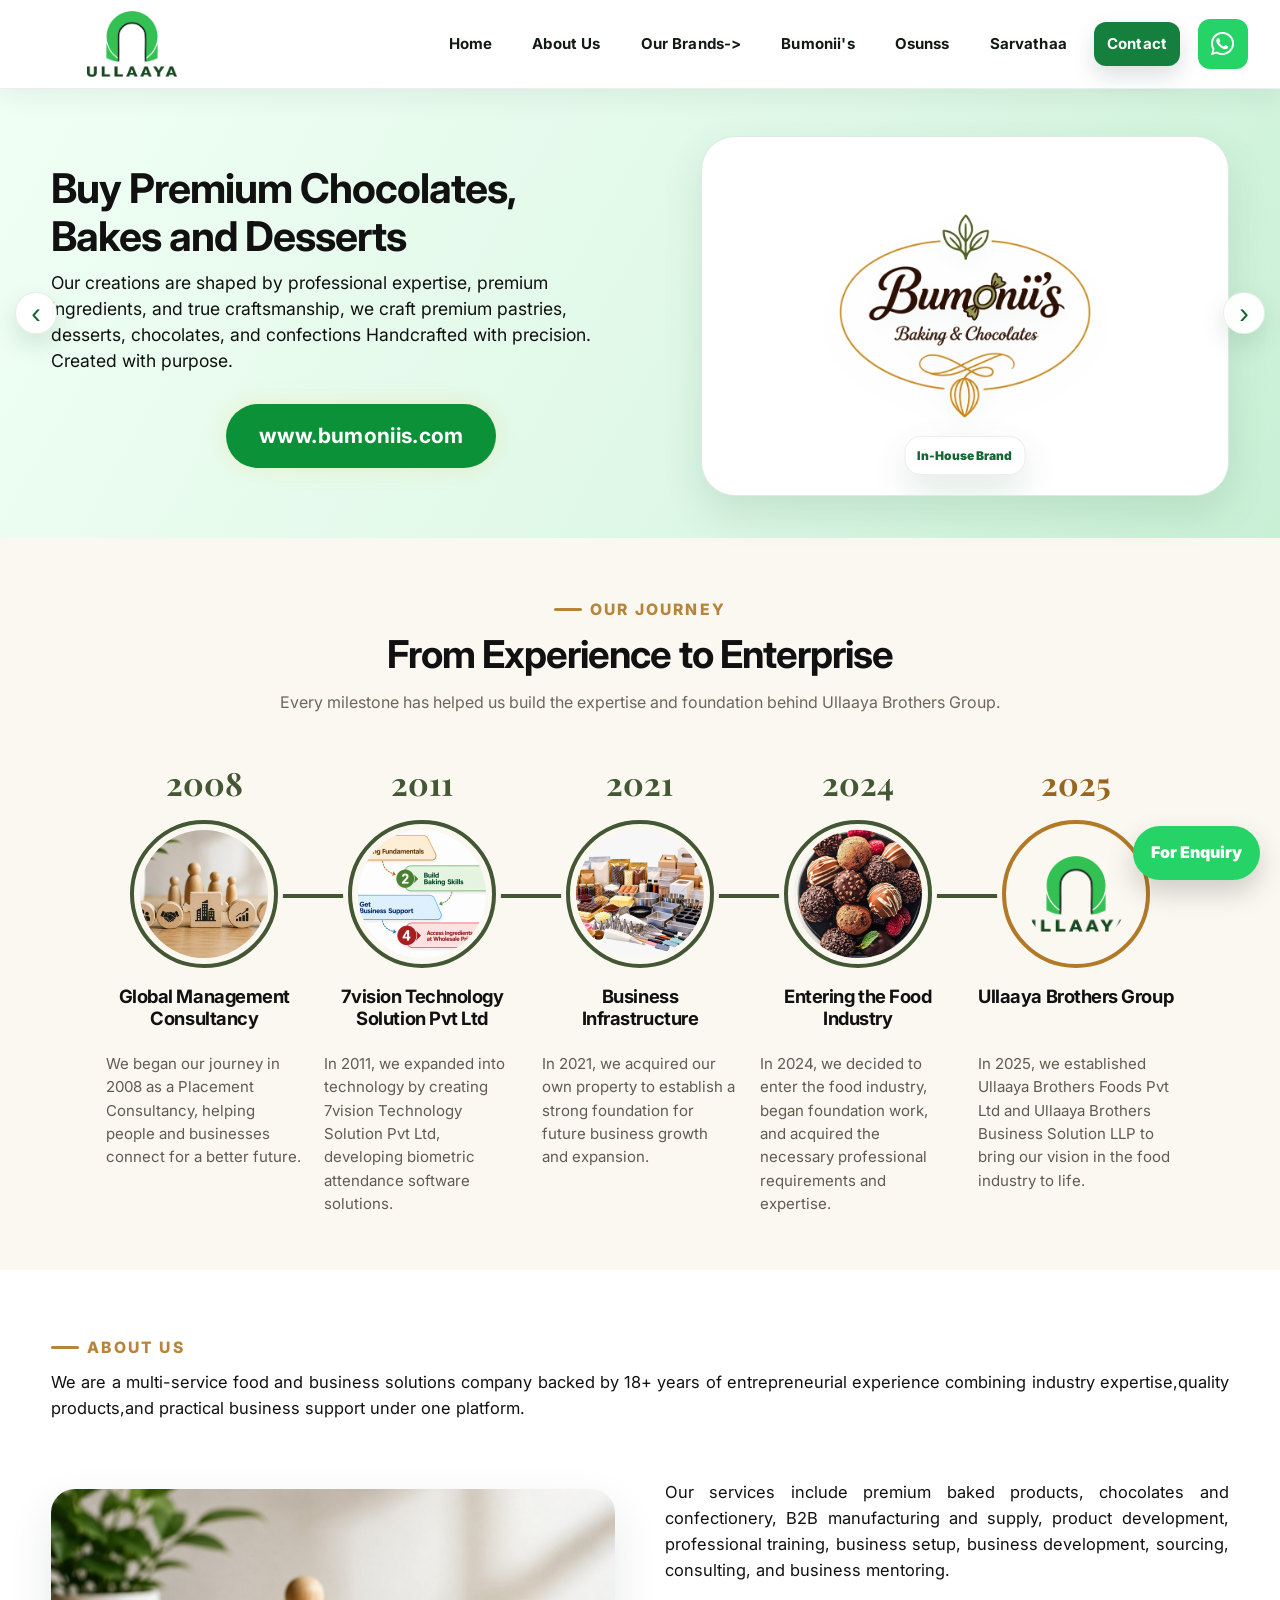
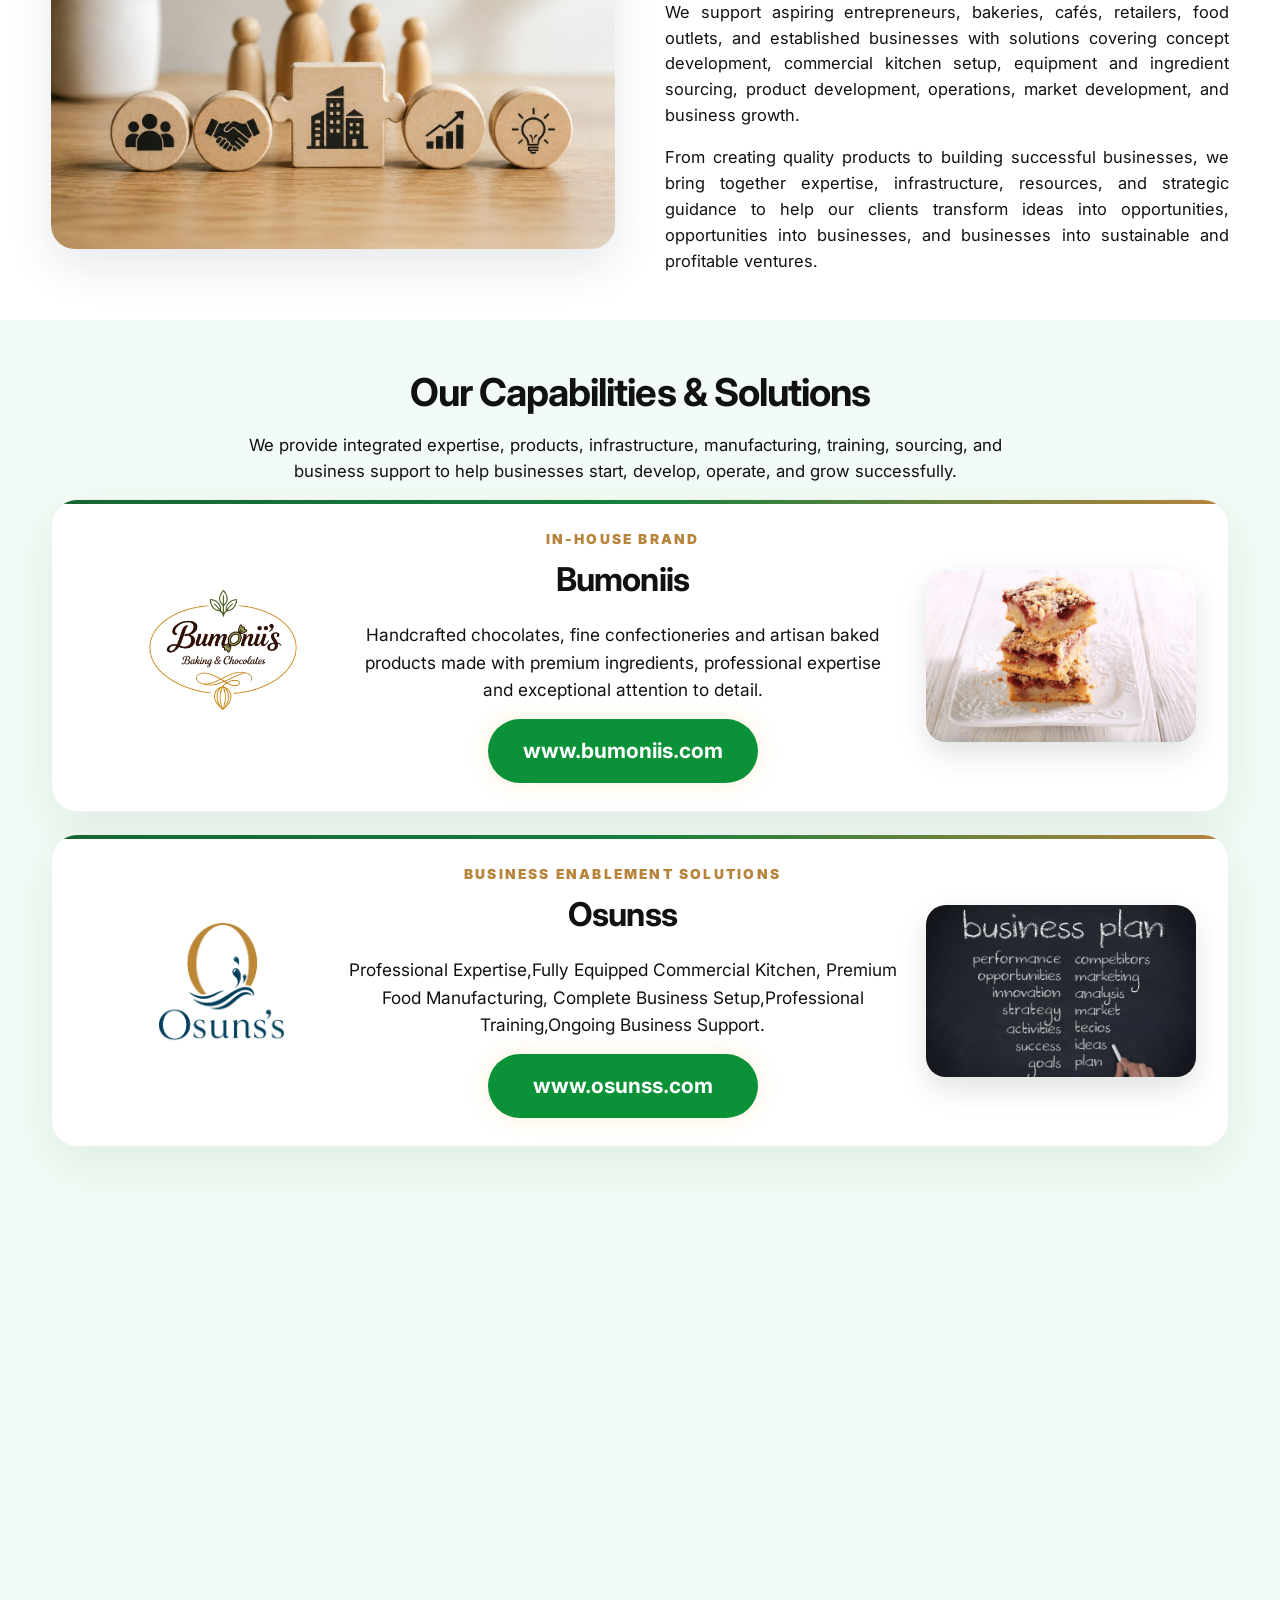
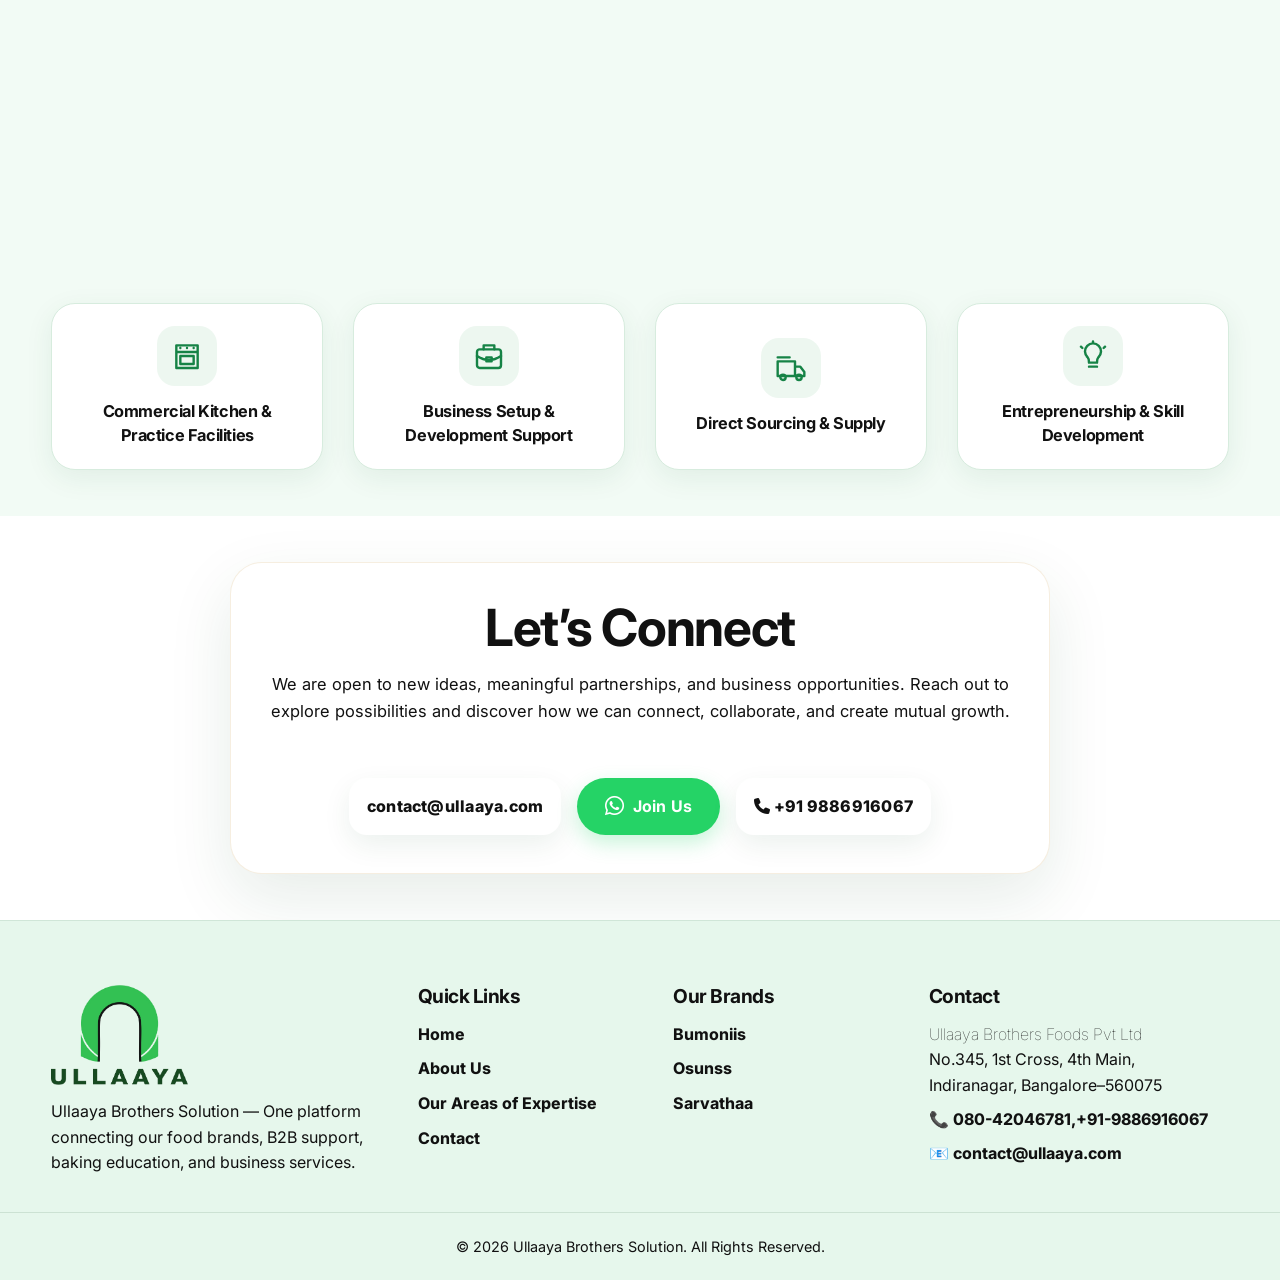
<file: index.html>
<!DOCTYPE html>

<html lang="en">

<head>
    <link rel="icon" href="favicon.ico" sizes="16x16 32x32 48x48" />
    <link rel="icon" type="image/png" sizes="512x512" href="favicon.png" />
    <link rel="apple-touch-icon" sizes="180x180" href="apple-touch-icon.png" />
    <meta charset="utf-8" />
    <meta content="width=device-width, initial-scale=1.0" name="viewport" />
    <meta
        content="Ullaaya Brothers Solution connects Bumoniis, Osunss and Sarvathaa under one trusted parent business platform."
        name="description" />
    <title>Ullaaya Solution</title>
    <link href="https://fonts.googleapis.com" rel="preconnect" />
    <link crossorigin="" href="https://fonts.gstatic.com" rel="preconnect" />
    <link
        href="https://fonts.googleapis.com/css2?family=Inter:wght@400;500;600;700;800&amp;family=Playfair+Display:wght@700;800&amp;display=swap"
        rel="stylesheet" />
    <link rel="stylesheet"
      href="https://cdnjs.cloudflare.com/ajax/libs/font-awesome/6.5.2/css/all.min.css">    
    <link href="assets/css/style.css?v=white-banner-panel-20261007" rel="stylesheet">
    </link>
</head>

<body>
    <header class="site-header" id="top">
        <nav class="nav-wrap">
            <a aria-label="Ullaaya Brothers Solution Home" class="brand" href="index.html#home">
                 <img alt="Ullaaya Brothers Solution logo" src="assets/images/ullaaya-logo-clean.png" />
            </a>
            <button aria-expanded="false" aria-label="Open menu" class="menu-toggle">
                <span></span><span></span><span></span>
            </button>
            <ul class="nav-links">
                <li><a href="index.html#home">Home</a></li>
                <li><a href="index.html#about">About Us</a></li>
                <li><a href="index.html#businesses">Our Brands-></a></li>
                <li><a href="bumoniis.html">Bumonii's</a></li>
                <li><a href="osunss.html">Osunss</a></li>
                <li><a href="sarvathaa.html">Sarvathaa</a></li>
                <li><a class="nav-cta" href="index.html#contact">Contact</a></li>
                <li>
    <a class="whatsapp-nav"
       href="https://wa.me/919886916067"
       target="_blank"
       rel="noopener"
       aria-label="Chat with us on WhatsApp">
        <i class="fa-brands fa-whatsapp"></i>
    </a>
</li>
            </ul>
        </nav>
    </header>
    <main>
        <section class="hero business-slider" id="home">
            <div class="hero-bg"></div>
            <div class="container hero-grid">
                <div class="hero-content reveal">
                    <h1 id="slideTitle">Learn, Make, Pack and Grow Your Food Business</h1>
                    <p class="hero-text" id="slideText">From learning to product making, packaging, bulk support and
                        customer delivery, Ullaaya connects everything a food learner, customer or business owner needs
                        in one trusted place.</p>
                    <div class="hero-more-info">
                        <a class="btn btn-primary" href="bumoniis.html" id="slidePrimary">www.bumoniis.com</a>
                    </div>
                </div>
                <div class="hero-card reveal">
                    <div class="logo-orbit slider-logo-wrap">
                        <img alt="Ullaaya logo" data-brand="ullaaya" id="slideLogo"
                            src="assets/images/ullaaya-logo-clean.png" />
                    </div>
                    <div class="mini-card bottom-card" id="slideTagTwo">Business Support</div>
                </div>
            </div>
            <div class="hero-slider-controls" aria-label="Business banner controls">
                <button aria-label="Previous business" class="slider-arrow slider-prev" type="button">‹</button>
                <button aria-label="Next business" class="slider-arrow slider-next" type="button">›</button>
            </div>
        </section>
        <!-- COMPANY JOURNEY TIMELINE
             To change any timeline picture, edit the five individual src paths below. -->
        <section class="journey-section" id="journey">
            <div class="container">
                <div class="journey-heading">
                    <p class="eyebrow">Our Journey</p>
                    <h2>From Experience to Enterprise</h2>
                    <p>Every milestone has helped us build the expertise and foundation behind Ullaaya Brothers Group.</p>
                </div>
                <div class="journey-timeline">
                    <article class="journey-item">
                        <div class="journey-year">2008</div>
                        <div class="journey-node">
                            <img src="assets/about.jpeg" alt="Global management consultancy">
                        </div>
                        <h3>Global Management Consultancy</h3>
                        <p>We began our journey in 2008 as a Placement Consultancy, helping people and businesses connect for a better future.</p>
                    </article>
                    <article class="journey-item">
                        <div class="journey-year">2011</div>
                        <div class="journey-node">
                            <img src="assets/Bake-to-businessnew.jpeg" alt="Technology and business solutions">
                        </div>
                        <h3>7vision Technology Solution Pvt Ltd</h3>
                        <p>In 2011, we expanded into technology by creating 7vision Technology Solution Pvt Ltd, developing biometric attendance software solutions.</p>
                    </article>
                    <article class="journey-item">
                        <div class="journey-year">2021</div>
                        <div class="journey-node">
                            <img src="assets/direct-supply-solutions.jpeg" alt="Business infrastructure and supply">
                        </div>
                        <h3>Business Infrastructure</h3>
                        <p>In 2021, we acquired our own property to establish a strong foundation for future business growth and expansion.</p>
                    </article>
                    <article class="journey-item">
                        <div class="journey-year">2024</div>
                        <div class="journey-node">
                            <img src="assets/images/bumoniis-products/truffles-pralines.jpg" alt="Entering the food industry">
                        </div>
                        <h3>Entering the Food Industry</h3>
                        <p>In 2024, we decided to enter the food industry, began foundation work, and acquired the necessary professional requirements and expertise.</p>
                    </article>
                    <article class="journey-item">
                        <div class="journey-year">2025</div>
                        <div class="journey-node">
                            <img src="assets/images/ullaaya-logo-clean.png" alt="Ullaaya Brothers Group logo">
                        </div>
                        <h3>Ullaaya Brothers Group</h3>
                        <p>In 2025, we established Ullaaya Brothers Foods Pvt Ltd and Ullaaya Brothers Business Solution LLP to bring our vision in the food industry to life.</p>
                    </article>
                </div>
            </div>
        </section>

        <section class="section about-story" id="about">
            <div class="container">
                <div class="section-head reveal about-intro">
                </div>
                <p class="eyebrow">About Us</p>
                <p class="about-text">We are a multi-service food and business solutions company backed by 18+ years of
                    entrepreneurial experience combining industry expertise,quality products,and practical business
                    support under one platform.</p>
                <div class="two-col" style="margin-top:42px;">
                    <div class="reveal">
                        <img src="assets/about.jpeg" alt="Ullaaya food products and chocolate making"
                            style="display:block;width:100%;height:360px;object-fit:cover;border-radius:24px;box-shadow:0 18px 45px rgba(16,38,45,.10);">
                    </div>
                    <div class="section-copy reveal">
                        <p class="about-text">Our services include premium baked products, chocolates and confectionery,
                            B2B manufacturing and supply, product development, professional training, business setup,
                            business development, sourcing, consulting, and business mentoring.</p>
                        <p class="about-text">We support aspiring entrepreneurs, bakeries, cafés, retailers, food
                            outlets, and established businesses with solutions covering concept development, commercial
                            kitchen setup, equipment and ingredient sourcing, product development, operations, market
                            development, and business growth.</p>
                        <p class="about-text">From creating quality products to building successful businesses, we bring
                            together expertise, infrastructure, resources, and strategic guidance to help our clients
                            transform ideas into opportunities, opportunities into businesses, and businesses into
                            sustainable and profitable ventures.</p>
                    </div>
                </div>

            </div>
        </section>

        <section class="section businesses" id="businesses">
            <div class="container">
                <div class="section-head reveal">
                    <h2>Our Capabilities & Solutions</h2>
                    <p>We provide integrated expertise, products, infrastructure, manufacturing, training, sourcing, and business support to help businesses start, develop, operate, and grow successfully.</p>
                </div>
                <div class="business-grid">
                    <article class="business-card logo-card reveal">
                        <a class="business-logo-box business-logo-bumoniis" href="https://www.bumoniis.com" target="_blank" rel="noopener" aria-label="Visit Bumoniis website"><img
                                alt="Bumoniis Baking and Chocolates logo" src="assets/images/bumoniis-logo-card.png" />
                        </a>
                        <div class="business-card-info">
                            <p class="category">In-House Brand</p>
                            <h3>Bumoniis</h3>
                            <p>Handcrafted chocolates, fine confectioneries and artisan baked products made with premium
                                ingredients, professional expertise and exceptional attention to detail.</p>
                            <a class="card-link" href="https://www.bumoniis.com" target="_blank"
                                rel="noopener">www.bumoniis.com</a>
                        </div>
                        <a class="business-card-photo" href="https://www.bumoniis.com" target="_blank" rel="noopener" aria-label="Visit Bumoniis website"><img
                                src="assets/home bumoniss cake.png"
                                alt="Premium cakes and chocolate products"></a>
                    </article>
                    <article class="business-card featured logo-card reveal">
                        <a class="business-logo-box business-logo-osunss" href="https://www.osunss.com" target="_blank" rel="noopener" aria-label="Visit Osunss website"><img alt="Osunss logo"
                                src="assets/images/osunss-logo-clean.png" /></a>
                        <div class="business-card-info">
                            <p class="category">Business Enablement Solutions</p>
                            <h3>Osunss</h3>
                            <p>Professional Expertise,Fully Equipped Commercial Kitchen, Premium Food Manufacturing,
                                Complete Business Setup,Professional Training,Ongoing Business Support.</p>
                            <a class="card-link" href="https://www.osunss.com" target="_blank"
                                rel="noopener">www.osunss.com</a>
                        </div>
                        <a class="business-card-photo" href="https://www.osunss.com" target="_blank" rel="noopener" aria-label="Visit Osunss website"><img
                                src="assets/home osuns.png"
                                alt="Food business packaging and delivery support"></a>
                    </article>
                    <article class="business-card logo-card reveal">
                        <a class="business-logo-box business-logo-sarvathaa" href="https://www.sarvathaa.com" target="_blank" rel="noopener" aria-label="Visit Sarvathaa website"><img alt="Sarvathaa logo"
                                src="assets/images/sarvathaa-logo-card.png" /></a>
                        <div class="business-card-info">
                            <p class="category">Baking Enterpreneur Solutions</p>
                            <h3>Sarvathaa</h3>
                            <p>We go beyond teaching baking by providing the skills, facilities, resources, and business
                                guidance needed to turn baking into a profession or business.</p>
                            <a class="card-link" href="https://www.sarvathaa.com" target="_blank"
                                rel="noopener">www.sarvathaa.com</a>
                        </div>
                        <a class="business-card-photo" href="https://www.sarvathaa.com" target="_blank" rel="noopener" aria-label="Visit Sarvathaa website"><img
                                src="assets/home sarvathaa.png"
                                alt="Hands-on baking and culinary training"></a>
                    </article>
                </div>
            </div>
        </section>
        <section class="section provide" id="provide">
            <div class="container">
                <div class="section-head reveal">
                    <p class="eyebrow">Our Areas of Expertise</p>
                    <h3>We offer practical solutions, resources, and professional support across key areas to help businesses build, expand, and succeed.</h3>
                </div>
                <div class="service-grid">
                    <div class="service-card reveal" tabindex="0"><span class="expertise-icon" aria-hidden="true"><svg viewBox="0 0 24 24" fill="none" stroke="currentColor" stroke-width="1.8" stroke-linecap="round" stroke-linejoin="round"><path d="M4 10h16v10H4zM7 10V7h10v3M8 7V4m4 3V4m4 3V4M4 15c2-2 3 2 5 0s3 2 5 0 4 0 6 0"/></svg></span>
                        <h3>Quality Baking & Food Products</h3>
                    </div>
                    <div class="service-card reveal" tabindex="0"><span class="expertise-icon" aria-hidden="true"><svg viewBox="0 0 24 24" fill="none" stroke="currentColor" stroke-width="1.8" stroke-linecap="round" stroke-linejoin="round"><path d="m3 6 8-4 8 4-8 4-8-4zm0 0v12l8 4 4-2M11 10v12M7 4l8 4v4"/><path d="M16 13h4l3 3-6 6-4-4v-4l3-1z"/><circle cx="17" cy="16" r=".7"/></svg></span>
                        <h3>B2B Manufacturing & Private Label Solutions</h3>
                    </div>
                    <div class="service-card reveal" tabindex="0"><span class="expertise-icon" aria-hidden="true"><svg viewBox="0 0 24 24" fill="none" stroke="currentColor" stroke-width="1.8" stroke-linecap="round" stroke-linejoin="round"><path d="m2 8 10-5 10 5-10 5L2 8zm4 2v7c4 3 8 3 12 0v-7M22 8v8"/></svg></span>
                        <h3>Professional Baking Training & Skill Development </h3>
                    </div>
                    <div class="service-card reveal" tabindex="0"><span class="expertise-icon" aria-hidden="true"><svg viewBox="0 0 24 24" fill="none" stroke="currentColor" stroke-width="1.8" stroke-linecap="round" stroke-linejoin="round"><path d="M3 20V4m0 16h18M6 15l5-5 4 3 6-8m-5 0h5v5"/></svg></span>
                        <h3>Market Development & Growth</h3>
                    </div>
                    <div class="service-card reveal" tabindex="0"><span class="expertise-icon" aria-hidden="true"><svg viewBox="0 0 24 24" fill="none" stroke="currentColor" stroke-width="1.8" stroke-linecap="round" stroke-linejoin="round"><path d="M4 4h16v17H4zM4 9h16M7 6h.01M12 6h.01M17 6h.01M7 12h10v6H7z"/></svg></span>
                        <h3>Commercial Kitchen & Practice Facilities </h3>
                    </div>
                    <div class="service-card reveal" tabindex="0"><span class="expertise-icon" aria-hidden="true"><svg viewBox="0 0 24 24" fill="none" stroke="currentColor" stroke-width="1.8" stroke-linecap="round" stroke-linejoin="round"><rect x="3" y="7" width="18" height="14" rx="2"/><path d="M8 7V4h8v3M3 12c6 4 12 4 18 0M10 13h4v3h-4z"/></svg></span>
                        <h3>Business Setup & Development Support </h3>
                    </div>
                    <div class="service-card reveal" tabindex="0"><span class="expertise-icon" aria-hidden="true"><svg viewBox="0 0 24 24" fill="none" stroke="currentColor" stroke-width="1.8" stroke-linecap="round" stroke-linejoin="round"><path d="M2 7h13v11H2zM15 11h4l3 4v3h-7M2 4h9"/><circle cx="6" cy="19" r="2"/><circle cx="18" cy="19" r="2"/></svg></span>
                        <h3>Direct Sourcing & Supply </h3>
                    </div>
                    <div class="service-card reveal" tabindex="0"><span class="expertise-icon" aria-hidden="true"><svg viewBox="0 0 24 24" fill="none" stroke="currentColor" stroke-width="1.8" stroke-linecap="round" stroke-linejoin="round"><path d="M9 17h6m-6 3h6M8 13a6 6 0 1 1 8 0c-1 1-1 2-1 4H9c0-2 0-3-1-4M12 1v1M3 5l1 1m16 0 1-1"/></svg></span>
                        <h3>Entrepreneurship & Skill Development</h3>
                    </div>
                </div>
            </div>
        </section>
        <section class="section contact" id="contact">
            <div class="container contact-center">
                <div class="section-copy reveal">
                    <h2>Let’s Connect</h2>
                    <p>We are open to new ideas, meaningful partnerships, and business opportunities. Reach out to explore possibilities and discover how we can connect, collaborate, and create mutual growth.</p>
                    <div class="contact-cards">
                      <div class="contact-cards">

    <a href="mailto:contact@ullaaya.com" class="contact-email">
        contact@ullaaya.com
    </a>

    <a class="join-us-btn"
       href="https://wa.me/919886916067"
       target="_blank"
       rel="noopener">
        <i class="fab fa-whatsapp"></i>
        <span>Join Us</span>
    </a>

    <a href="tel:+919886916067" class="contact-phone">
        <i class="fas fa-phone"></i>
        <span>+91 9886916067</span>
    </a>

</div>
                    </div>
                </div>
            </div>
        </section>
    </main>
    <footer class="footer">
        <div class="container footer-grid">
            <div>
                <img alt="Ullaaya logo" class="footer-logo" src="assets/images/ullaaya-logo-clean.png" />
                <p>Ullaaya Brothers Solution — One platform connecting our food brands, B2B support, baking education,
                    and business services.</p>
            </div>
            <div>
                <h3>Quick Links</h3>
                 <a href="index.html#home">Home</a>
                <a href="index.html#about">About Us</a>
                <a href="index.html#provide">Our Areas of Expertise</a>
                <a href="index.html#contact">Contact</a>
            </div>
            <div>
                <h3>Our Brands</h3>
                <a href="bumoniis.html">Bumoniis</a>
                <a href="osunss.html">Osunss</a>
                <a href="sarvathaa.html">Sarvathaa</a>
            </div>
            <div>
                <h3>Contact</h3>
                <p class="footer-address"><strong>Ullaaya Brothers Foods Pvt Ltd</strong>
                    <br>No.345, 1st Cross, 4th Main,<br>
                    Indiranagar, Bangalore–560075
                </p>
                <a href="tel:+918042046781">📞 080-42046781,+91-9886916067<a>
                </a>
                <a href="mailto:info@ullaayafoods.com">📧 contact@ullaaya.com</a>

            </div>
        </div>
        <p class="copyright">© 2026 Ullaaya Brothers Solution. All Rights Reserved.</p>
    </footer>
    <a aria-label="For enquiry" class="floating-whatsapp" href="https://wa.me/919886916067">For Enquiry</a>
    <script src="assets/js/script.js"></script>
<script src="assets/js/website-buttons.js?v=gold-fix-20260927-1416"></script>
<script>
 document.querySelectorAll('#provide .service-card').forEach(card => {
   card.addEventListener('pointerdown', event => {
     if (event.pointerType === 'touch') {
       document.querySelectorAll('#provide .service-card').forEach(item => item.classList.remove('icon-touched'));
       card.classList.add('icon-touched');
     }
   });
 });
</script>
</body>

</html>
</file>
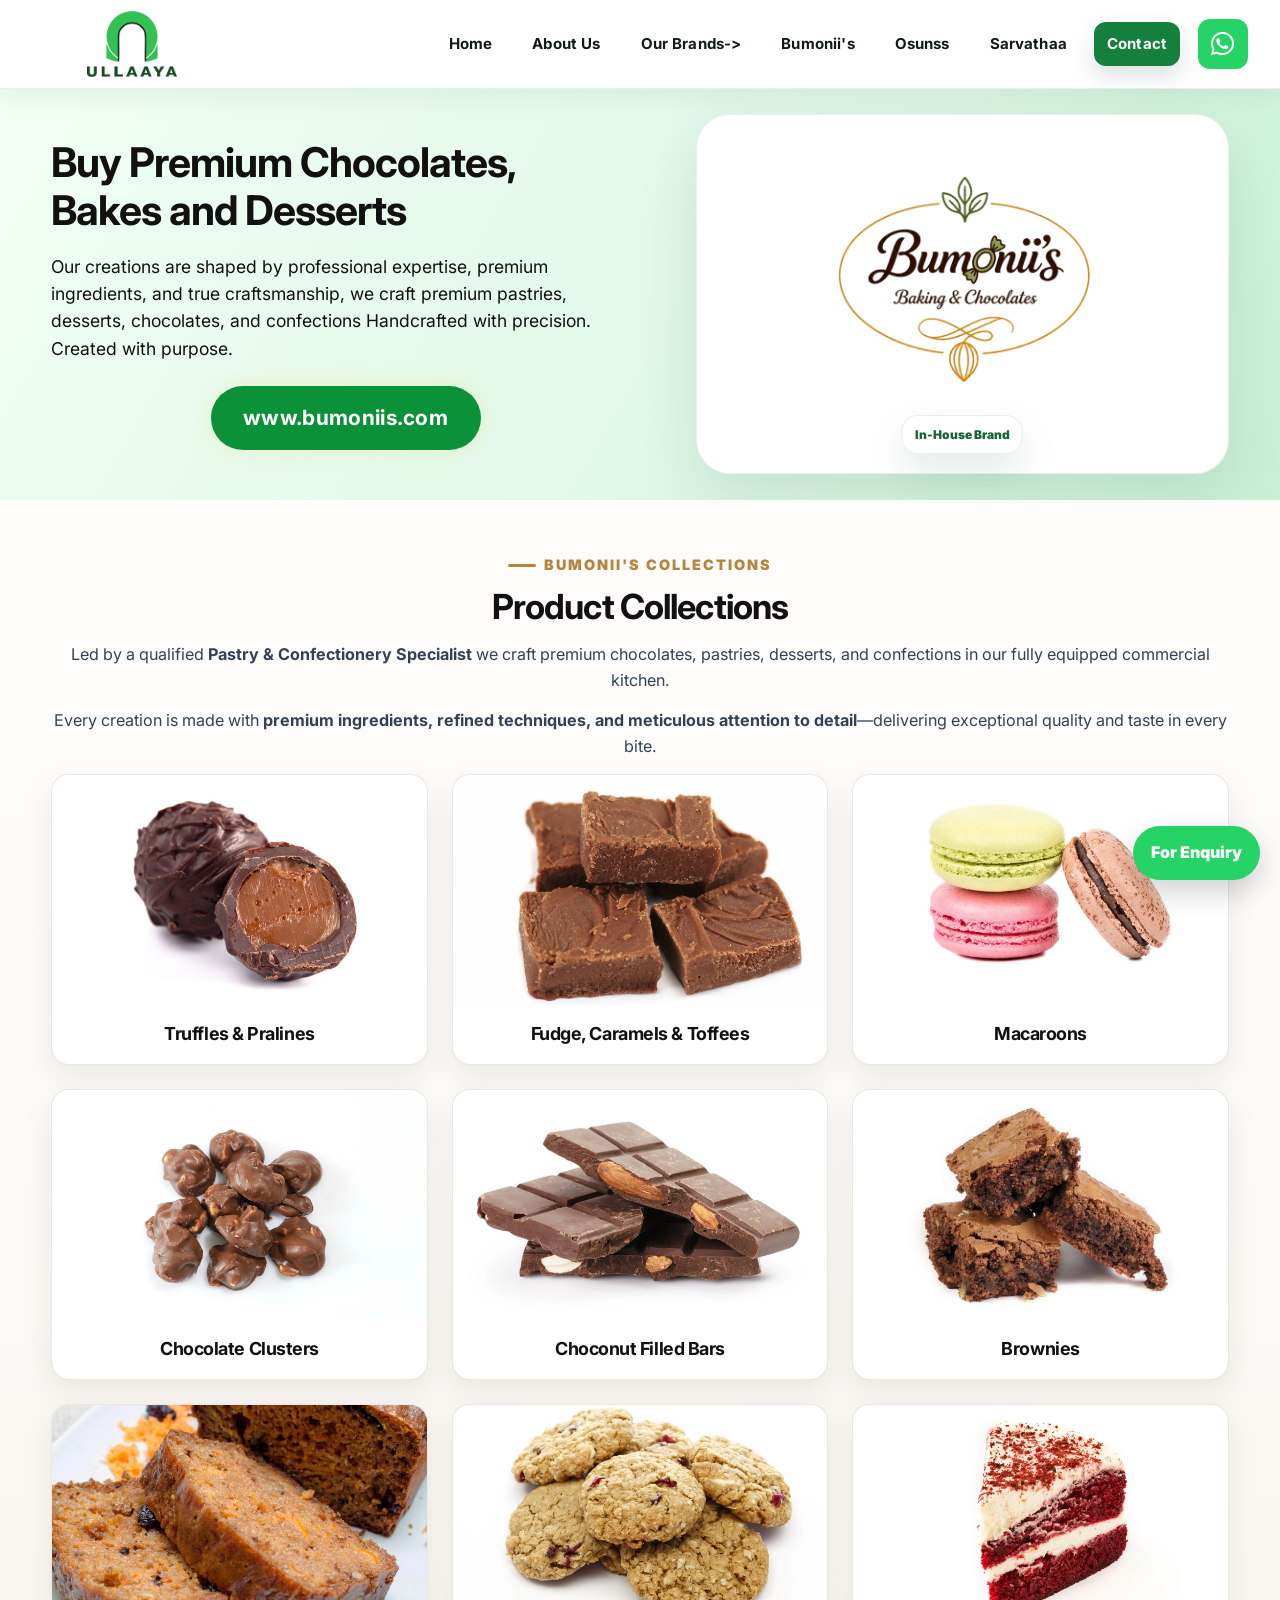
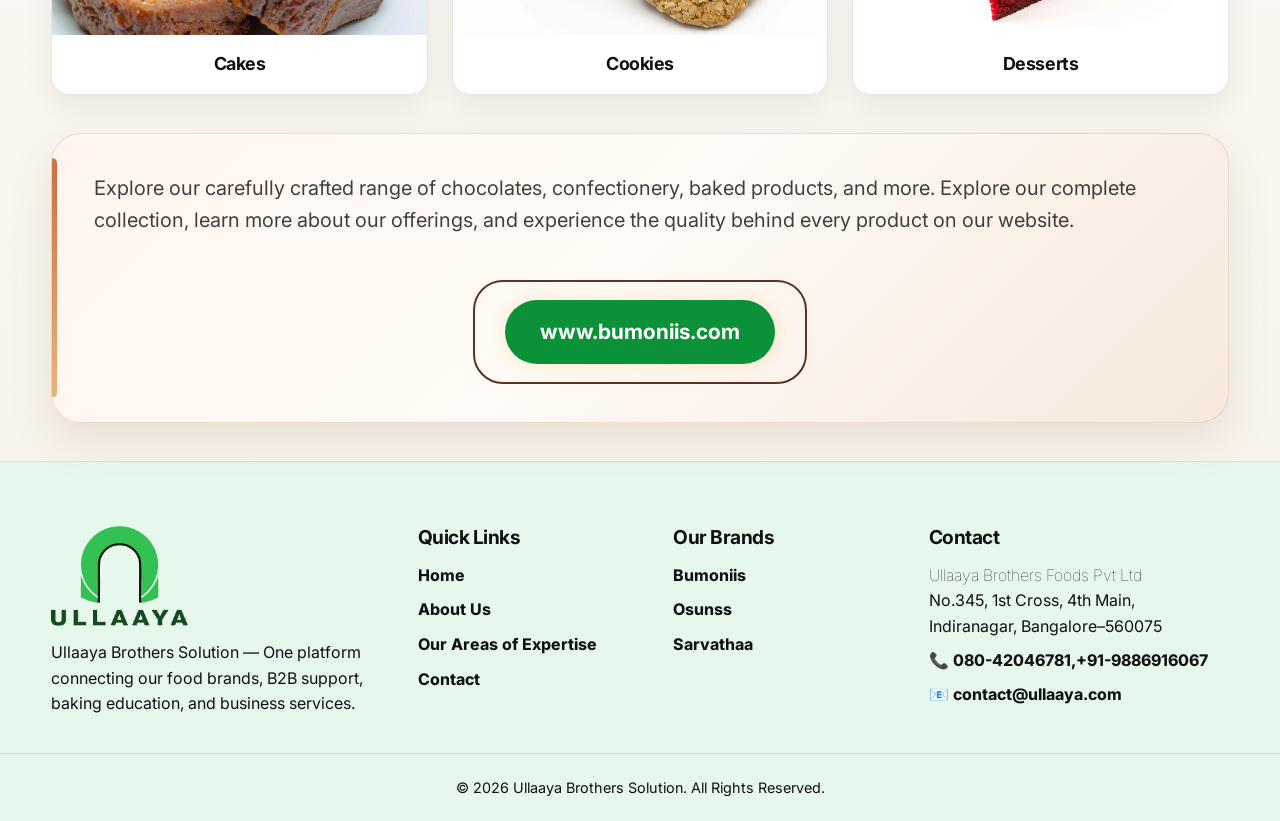
<file: bumoniis.html>
<!DOCTYPE html>
<html lang="en">

<head>
  <link rel="icon" href="favicon.ico" sizes="16x16 32x32 48x48" />
  <link rel="icon" type="image/png" sizes="512x512" href="favicon.png" />
  <link rel="apple-touch-icon" sizes="180x180" href="apple-touch-icon.png" />
  <meta charset="UTF-8" />
  <meta name="viewport" content="width=device-width, initial-scale=1.0" />
  <title>Bumoniis | Ullaaya Brothers Solution</title>
  <meta name="description" content="Full information about Bumoniis under Ullaaya Brothers Solution." />
  <link rel="preconnect" href="https://fonts.googleapis.com">
  <link rel="preconnect" href="https://fonts.gstatic.com" crossorigin>
  <link
    href="https://fonts.googleapis.com/css2?family=Inter:wght@400;500;600;700;800&display=swap"
    rel="stylesheet">
  <link rel="stylesheet" href="assets/css/style.css?v=bumoniis-compact-card-20261007" />
  <link rel="stylesheet" href="https://cdnjs.cloudflare.com/ajax/libs/font-awesome/6.5.2/css/all.min.css">
</head>

<body>
   <header class="site-header" id="top">
        <nav class="nav-wrap">
            <a aria-label="Ullaaya Brothers Solution Home" class="brand" href="index.html#home">
                 <img alt="Ullaaya Brothers Solution logo" src="assets/images/ullaaya-logo-clean.png" />
            </a>
            <button aria-expanded="false" aria-label="Open menu" class="menu-toggle">
                <span></span><span></span><span></span>
            </button>
            <ul class="nav-links">
                <li><a href="index.html#home">Home</a></li>
                <li><a href="index.html#about">About Us</a></li>
                <li><a href="index.html#businesses">Our Brands-></a></li>
                <li><a href="bumoniis.html">Bumonii's</a></li>
                <li><a href="osunss.html">Osunss</a></li>
                <li><a href="sarvathaa.html">Sarvathaa</a></li>
                <li><a class="nav-cta" href="index.html#contact">Contact</a></li>
                <li>
    <a class="whatsapp-nav"
       href="https://wa.me/919886916067"
       target="_blank"
       rel="noopener"
       aria-label="Chat with us on WhatsApp">
        <i class="fa-brands fa-whatsapp"></i>
    </a>
</li>
            </ul>
        </nav>
    </header>

  <main>
    <section class="business-page-hero bumoniis-compact-banner">
      <div class="container business-page-grid">
        <div class="business-page-content reveal">
          <h1>Buy Premium Chocolates, Bakes and Desserts</h1>
          <p class="hero-text">Our creations are shaped by professional expertise, premium ingredients, and true
            craftsmanship, we craft premium pastries, desserts, chocolates, and confections
            Handcrafted with precision. Created with purpose.</p>
          <div class="hero-more-info">
            <a class="btn btn-primary" href="https://www.bumoniis.com" target="_blank"
              rel="noopener">www.bumoniis.com</a>
          </div>
        </div>
        <div class="business-page-logo-wrap">
          <div class="business-page-logo reveal"><img src="assets/images/bumoniis-logo-card.png" alt="Bumoniis logo">
          </div>
          <div class="mini-card bottom-card">In-House Brand</div>
        </div>
      </div>
    </section>

    <section class="detail-section bumoniis-collection-section">
      <div class="container">
        <div class="section-head reveal">
          <p class="eyebrow">Bumonii's Collections</p>
          <h2> Product Collections</h2>
        </div>
        <p class="inside-section">Led by a qualified <b>Pastry & Confectionery Specialist</b> we craft premium
          chocolates, pastries, desserts, and confections in our fully equipped commercial kitchen.</p>
        <p class="inside-section">Every creation is made with <b>premium ingredients, refined techniques, and meticulous
            attention to detail</b>—delivering exceptional quality and taste in every bite.</p>
        <div class="bumoniis-product-grid">
          <article class="bumoniis-product-card reveal"><img src="Main Products in main page/truffles & praniles.jpg"
              alt="Truffles and Pralines" loading="lazy">
            <h3>Truffles &amp; Pralines</h3>
          </article>
          <article class="bumoniis-product-card reveal"><img
              src="Main Products in main page/fudge & caramel - sub heading.jpg" alt="Fudge, Caramels and Toffees"
              loading="lazy">
            <h3>Fudge, Caramels &amp; Toffees</h3>
          </article>
          <article class="bumoniis-product-card reveal"><img src="Main Products in main page/macaron sub heading.jpg"
              alt="Macaroons" loading="lazy">
            <h3>Macaroons</h3>
          </article>
          <article class="bumoniis-product-card reveal"><img src="Main Products in main page/cluster.jpg"
              alt="Chocolate Clusters" loading="lazy">
            <h3>Chocolate Clusters</h3>
          </article>
          <article class="bumoniis-product-card reveal"><img src="Main Products in main page/bars.jpg"
              alt="Choconut Filled Bars" loading="lazy">
            <h3>Choconut Filled Bars</h3>
          </article>
          <article class="bumoniis-product-card reveal"><img src="Main Products in main page/classic browines.jpg"
              alt="Brownies" loading="lazy">
            <h3>Brownies</h3>
          </article>
          <article class="bumoniis-product-card reveal"><img src="Main Products in main page/cake.jpg" alt="cakes"
              loading="lazy">
            <h3>Cakes</h3>
          </article>
          <article class="bumoniis-product-card reveal"><img src="Main Products in main page/cookies - sub heading.jpg"
              alt="Cookies" loading="lazy">
            <h3>Cookies</h3>
          </article>
          <article class="bumoniis-product-card reveal"><img src="Main Products in main page/desserst - sub heading.jpg"
              alt="Desserts" loading="lazy">
            <h3>Desserts</h3>
          </article>
        </div>
      </div>
    </section>

    <section class="detail-section" style="padding-top:0">
      <div class="container business-contact-strip reveal">
        <div>
          <p>Explore our carefully crafted range of chocolates, confectionery, baked products, and more. Explore our
            complete collection, learn more about our offerings, and experience the quality behind every product on our
            website.</p>
        </div>
        <div class="hero-actions">
          <div class="website-box"><a class="card-link" href="https://www.bumoniis.com" target="_blank"
              rel="noopener">www.bumoniis.com</a></div>
        </div>
      </div>
    </section>
  </main>

  <footer class="footer">
    <div class="container footer-grid">
      <div><img src="assets/images/ullaaya-logo-clean.png" alt="Ullaaya logo" class="footer-logo">
        <p>Ullaaya Brothers Solution — One platform connecting our food brands, B2B support, baking education, and
          business services.</p>
      </div>
      <div>
        <h3>Quick Links</h3>
        <a href="index.html#home">Home</a>
        <a href="index.html#about">About Us</a>
        <a href="index.html#provide">Our Areas of Expertise</a>
        <a href="index.html#contact">Contact</a>
      </div>
      <div>
        <h3>Our Brands</h3>
        <a href="bumoniis.html">Bumoniis</a>
        <a href="osunss.html">Osunss</a>
        <a href="sarvathaa.html">Sarvathaa</a>
      </div>
      <div>
        <h3>Contact</h3>
        <p class="footer-address"><strong>Ullaaya Brothers Foods Pvt Ltd</strong>
          <br>No.345, 1st Cross, 4th Main,<br>
          Indiranagar, Bangalore–560075
        </p>
        <a href="tel:+919886916067">📞 080-42046781,+91-9886916067<a>
          </a>
          <a href="mailto:info@ullaayafoods.com">📧 contact@ullaaya.com</a>

      </div>
    </div>
    <p class="copyright">© 2026 Ullaaya Brothers Solution. All Rights Reserved.</p>
  </footer>
  <a class="floating-whatsapp" href="https://wa.me/919886916067" aria-label="For enquiry">For Enquiry</a>
  <script src="assets/js/script.js"></script>
<script src="assets/js/website-buttons.js?v=gold-fix-20260927-1416"></script>
</body>

</html>
</file>
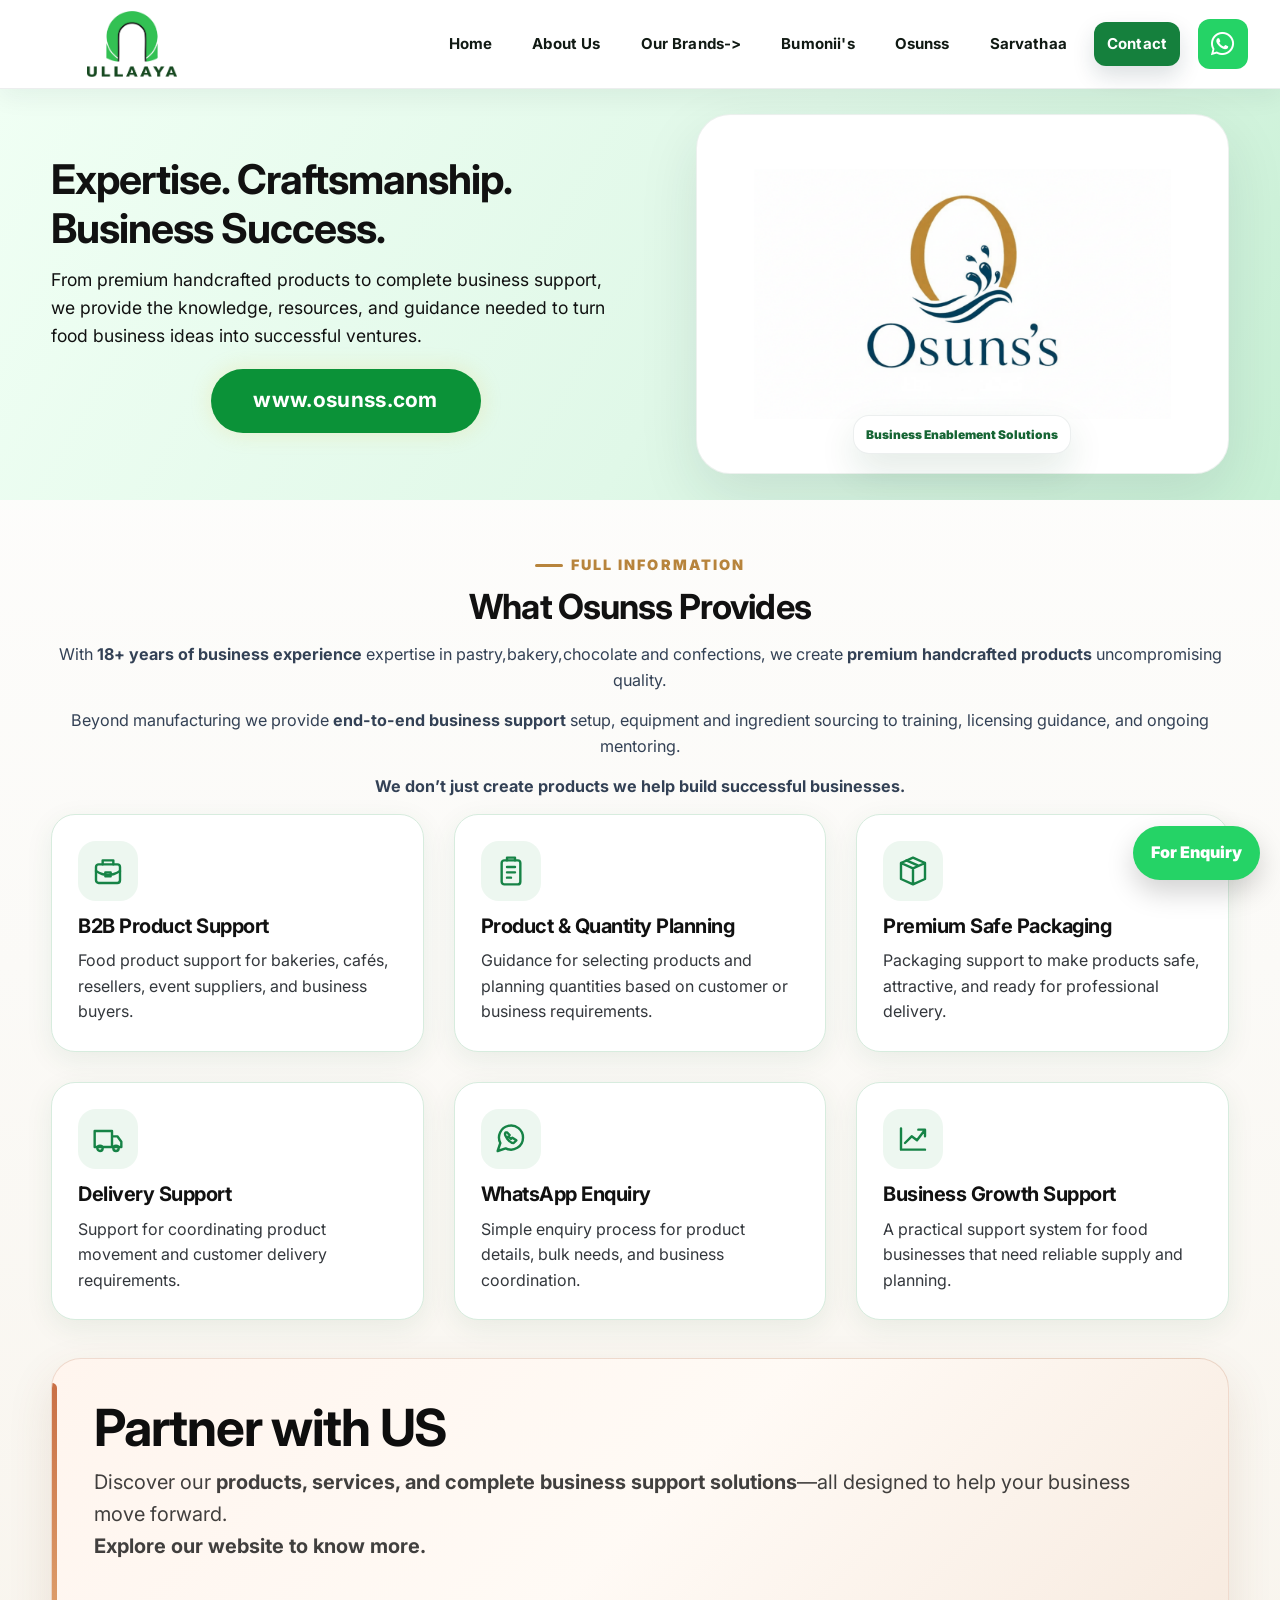
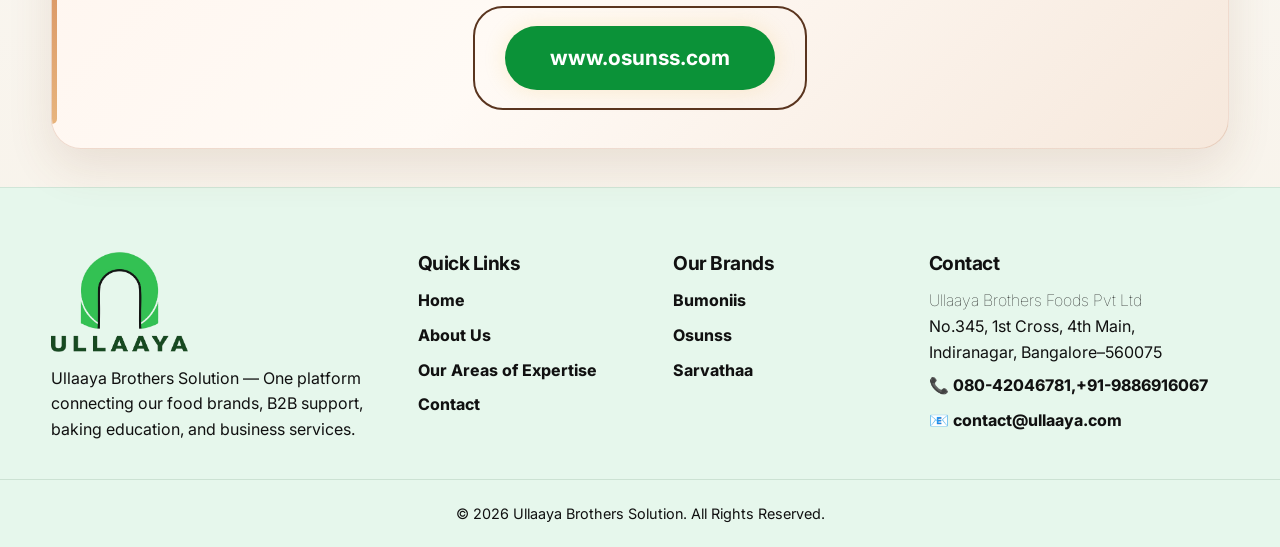
<file: osunss.html>
<!DOCTYPE html>
<html lang="en">

<head>
  <link rel="icon" href="favicon.ico" sizes="16x16 32x32 48x48" />
  <link rel="icon" type="image/png" sizes="512x512" href="favicon.png" />
  <link rel="apple-touch-icon" sizes="180x180" href="apple-touch-icon.png" />
  <meta charset="UTF-8" />
  <meta name="viewport" content="width=device-width, initial-scale=1.0" />
  <title>Osunss | Ullaaya Brothers Solution</title>
  <meta name="description" content="Full information about Osunss under Ullaaya Brothers Solution." />
  <link rel="preconnect" href="https://fonts.googleapis.com">
  <link rel="preconnect" href="https://fonts.gstatic.com" crossorigin>
  <link
    href="https://fonts.googleapis.com/css2?family=Inter:wght@400;500;600;700;800&display=swap"
    rel="stylesheet">
  <link rel="stylesheet" href="assets/css/style.css?v=white-banner-panel-20261007" />
  <link rel="stylesheet" href="https://cdnjs.cloudflare.com/ajax/libs/font-awesome/6.5.2/css/all.min.css">
</head>

<body>
    <header class="site-header" id="top">
        <nav class="nav-wrap">
            <a aria-label="Ullaaya Brothers Solution Home" class="brand" href="index.html#home">
                 <img alt="Ullaaya Brothers Solution logo" src="assets/images/ullaaya-logo-clean.png" />
            </a>
            <button aria-expanded="false" aria-label="Open menu" class="menu-toggle">
                <span></span><span></span><span></span>
            </button>
            <ul class="nav-links">
                <li><a href="index.html#home">Home</a></li>
                <li><a href="index.html#about">About Us</a></li>
                <li><a href="index.html#businesses">Our Brands-></a></li>
                <li><a href="bumoniis.html">Bumonii's</a></li>
                <li><a href="osunss.html">Osunss</a></li>
                <li><a href="sarvathaa.html">Sarvathaa</a></li>
                <li><a class="nav-cta" href="index.html#contact">Contact</a></li>
                <li>
    <a class="whatsapp-nav"
       href="https://wa.me/919886916067"
       target="_blank"
       rel="noopener"
       aria-label="Chat with us on WhatsApp">
        <i class="fa-brands fa-whatsapp"></i>
    </a>
</li>
            </ul>
        </nav>
    </header>

  <main>
    <section class="business-page-hero">
      <div class="container business-page-grid">
        <div class="business-page-content reveal">
          <h1>Expertise. Craftsmanship. Business Success.</h1>
          <p class="hero-text">From premium handcrafted products to complete business support, we provide the knowledge, resources, and guidance needed to turn food business ideas into successful ventures.</p>
          <div class="hero-more-info">
                        <a class="btn btn-primary" href="https://www.osunss.com" target="_blank">www.osunss.com</a>
                    </div>
        </div>
        <div class="business-page-logo-wrap">
        <div class="business-page-logo reveal"><img src="assets/images/osunss-logo-card.png" alt="Osunss logo"></div>
         <div class="mini-card bottom-card">Business Enablement Solutions</div>
      </div>
      </div>
    </section>

    <section class="detail-section" id="osun-provides">
      <div class="container">
        <div class="section-head reveal">
          <p class="eyebrow">Full Information</p>
          <h2>What Osunss Provides</h2>
        </div>
        <p class="inside-section">With <b>18+ years of business experience </b> expertise in pastry,bakery,chocolate and confections, we create <b>premium handcrafted products </b> uncompromising quality.</p>
        <p class="inside-section">Beyond manufacturing we provide <b>end-to-end business support</b> setup, equipment and ingredient sourcing to training, licensing guidance, and ongoing mentoring.</p>
        
        <p class="inside-section"><b>We don’t just create products we help build successful businesses.</b></p>
        <div class="detail-grid">
          <div class="detail-card reveal" tabindex="0"><span class="osun-service-icon" aria-hidden="true"><svg viewBox="0 0 24 24" fill="none" stroke="currentColor" stroke-width="1.8" stroke-linecap="round" stroke-linejoin="round"><rect x="3" y="7" width="18" height="14" rx="2"/><path d="M8 7V4h8v3M3 12c6 4 12 4 18 0M10 13h4v3h-4z"/></svg></span>
            <h3>B2B Product Support</h3>
            <p>Food product support for bakeries, cafés, resellers, event suppliers, and business buyers.</p>
          </div>
          <div class="detail-card reveal" tabindex="0"><span class="osun-service-icon" aria-hidden="true"><svg viewBox="0 0 24 24" fill="none" stroke="currentColor" stroke-width="1.8" stroke-linecap="round" stroke-linejoin="round"><rect x="5" y="4" width="14" height="18" rx="2"/><path d="M9 4V2h6v2M9 9h6M9 13h6M9 17h3"/></svg></span>
            <h3>Product & Quantity Planning</h3>
            <p>Guidance for selecting products and planning quantities based on customer or business requirements.</p>
          </div>
          <div class="detail-card reveal" tabindex="0"><span class="osun-service-icon" aria-hidden="true"><svg viewBox="0 0 24 24" fill="none" stroke="currentColor" stroke-width="1.8" stroke-linecap="round" stroke-linejoin="round"><path d="m3 6 9-4 9 4-9 4-9-4zm0 0v12l9 4 9-4V6M12 10v12M7 4l9 4"/></svg></span>
            <h3>Premium Safe Packaging</h3>
            <p>Packaging support to make products safe, attractive, and ready for professional delivery.</p>
          </div>
          <div class="detail-card reveal" tabindex="0"><span class="osun-service-icon" aria-hidden="true"><svg viewBox="0 0 24 24" fill="none" stroke="currentColor" stroke-width="1.8" stroke-linecap="round" stroke-linejoin="round"><path d="M2 6h13v12H2zM15 10h4l3 4v4h-7"/><circle cx="6" cy="19" r="2"/><circle cx="18" cy="19" r="2"/></svg></span>
            <h3>Delivery Support</h3>
            <p>Support for coordinating product movement and customer delivery requirements.</p>
          </div>
          <div class="detail-card reveal" tabindex="0"><span class="osun-service-icon" aria-hidden="true"><svg viewBox="0 0 24 24" fill="none" stroke="currentColor" stroke-width="1.8" stroke-linecap="round" stroke-linejoin="round"><path d="M21 11a9 9 0 0 1-13 8l-6 2 2-6A9 9 0 1 1 21 11z"/><path d="M8 7c-2 2 3 8 6 8l2-2-3-2-1 1-2-2 1-1-2-2H8z"/></svg></span>
            <h3>WhatsApp Enquiry</h3>
            <p>Simple enquiry process for product details, bulk needs, and business coordination.</p>
          </div>
          <div class="detail-card reveal" tabindex="0"><span class="osun-service-icon" aria-hidden="true"><svg viewBox="0 0 24 24" fill="none" stroke="currentColor" stroke-width="1.8" stroke-linecap="round" stroke-linejoin="round"><path d="M3 20V4m0 16h18M6 15l5-5 4 3 6-8m-5 0h5v5"/></svg></span>
            <h3>Business Growth Support</h3>
            <p>A practical support system for food businesses that need reliable supply and planning.</p>
          </div>
        </div>
      </div>
    </section>

    <section class="detail-section" style="padding-top:0">
      <div class="container business-contact-strip reveal">
        <div><h2>Partner with US</h2><p>Discover our <b>products, services, and complete business support solutions</b>—all designed to help your business move forward.</p>
        <p><b>Explore our website to know more.</b></p></p></div>
        <div class="hero-actions"><div class="website-box"><a class="card-link" href="https://www.osunss.com" target="_blank" rel="noopener">www.osunss.com</a></div>
        </div>
      </div>
    </section>
  </main>

  <footer class="footer">
    <div class="container footer-grid">
      <div><img src="assets/images/ullaaya-logo-clean.png" alt="Ullaaya logo" class="footer-logo">
        <p>Ullaaya Brothers Solution — One platform connecting our food brands, B2B support, baking education, and
          business services.</p>
      </div>
      <div>
        <h3>Quick Links</h3>
        <a href="index.html#home">Home</a>
        <a href="index.html#about">About Us</a>
        <a href="index.html#provide">Our Areas of Expertise</a>
        <a href="index.html#contact">Contact</a>
      </div>
      <div>
        <h3>Our Brands</h3>
        <a href="bumoniis.html">Bumoniis</a>
        <a href="osunss.html">Osunss</a>
        <a href="sarvathaa.html">Sarvathaa</a>
      </div>
       <div>
                <h3>Contact</h3>
                <p class="footer-address"><strong>Ullaaya Brothers Foods Pvt Ltd</strong>
                    <br>No.345, 1st Cross, 4th Main,<br>
                    Indiranagar, Bangalore–560075
                </p>
                <a href="tel:+919886916067">📞 080-42046781,+91-9886916067<a>
                </a>
                <a href="mailto:info@ullaayafoods.com">📧 contact@ullaaya.com</a>

            </div>
    </div>
    <p class="copyright">© 2026 Ullaaya Brothers Solution. All Rights Reserved.</p>
  </footer>
  <a class="floating-whatsapp" href="https://wa.me/919886916067" aria-label="For enquiry">For Enquiry</a>
  <script src="assets/js/script.js"></script>
<script src="assets/js/website-buttons.js?v=gold-fix-20260927-1416"></script>
<script>
document.querySelectorAll('#osun-provides .detail-card').forEach(card => {
 card.addEventListener('pointerdown', event => {
  if (event.pointerType === 'touch') {
   document.querySelectorAll('#osun-provides .detail-card').forEach(item => item.classList.remove('icon-touched'));
   card.classList.add('icon-touched');
  }
 });
});
</script>
</body>

</html>
</file>
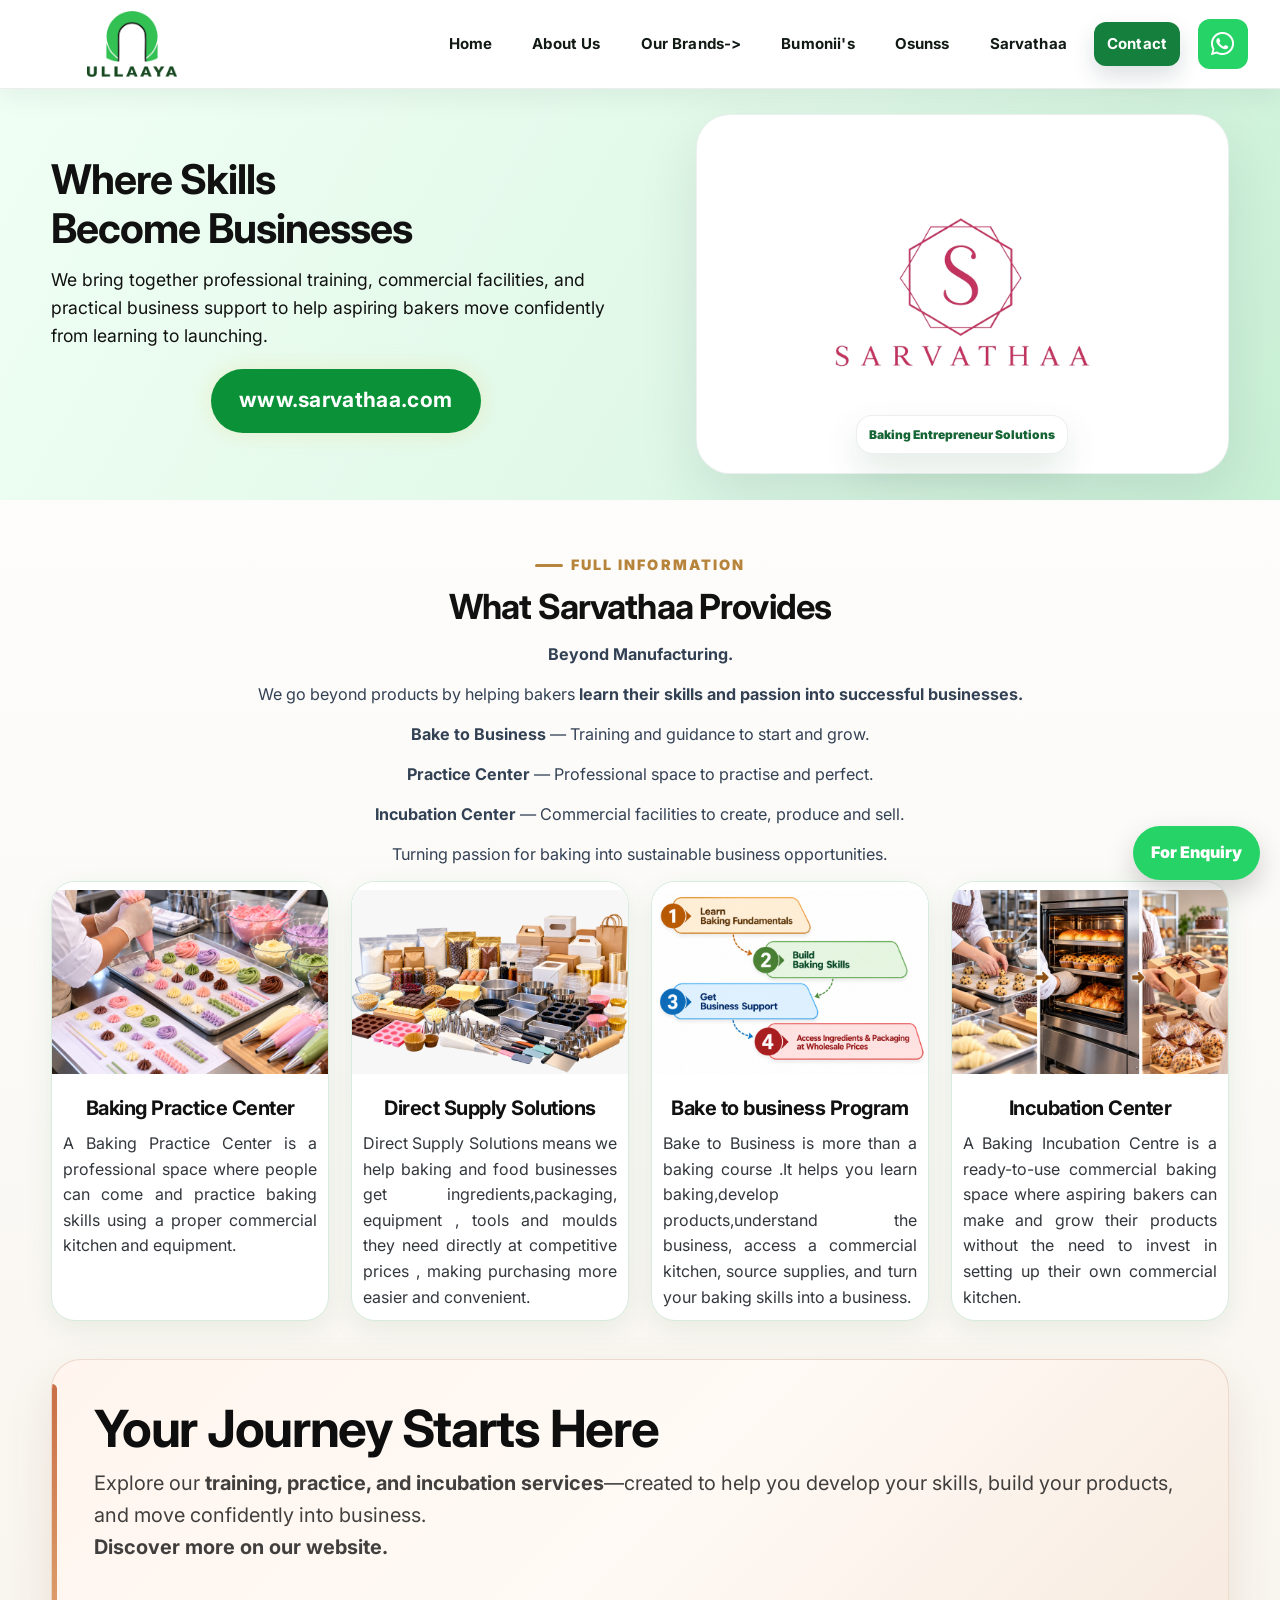
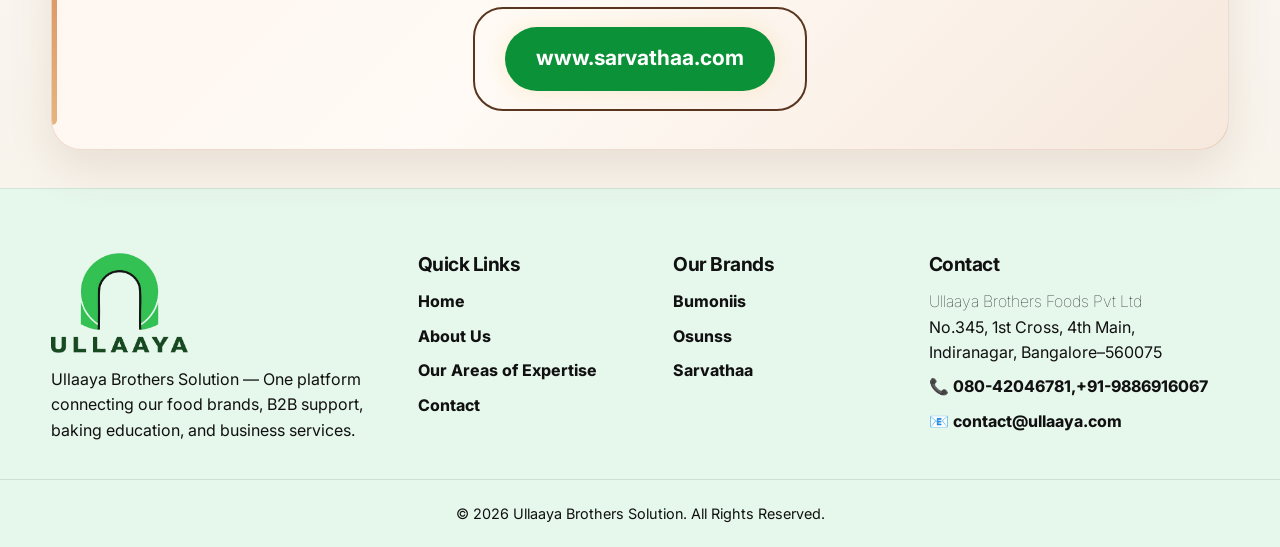
<file: sarvathaa.html>
<!DOCTYPE html>
<html lang="en">

<head>
  <link rel="icon" href="favicon.ico" sizes="16x16 32x32 48x48" />
  <link rel="icon" type="image/png" sizes="512x512" href="favicon.png" />
  <link rel="apple-touch-icon" sizes="180x180" href="apple-touch-icon.png" />
  <meta charset="UTF-8" />
  <meta name="viewport" content="width=device-width, initial-scale=1.0" />
  <title>Sarvathaa | Ullaaya Brothers Solution</title>
  <meta name="description" content="Full information about Sarvathaa under Ullaaya Brothers Solution." />
  <link rel="preconnect" href="https://fonts.googleapis.com">
  <link rel="preconnect" href="https://fonts.gstatic.com" crossorigin>
  <link
    href="https://fonts.googleapis.com/css2?family=Inter:wght@400;500;600;700;800&display=swap"
    rel="stylesheet">
  <link rel="stylesheet" href="assets/css/style.css?v=white-banner-panel-20261007" />
  <link rel="stylesheet" href="https://cdnjs.cloudflare.com/ajax/libs/font-awesome/6.5.2/css/all.min.css">
</head>

<body>
   <header class="site-header" id="top">
        <nav class="nav-wrap">
            <a aria-label="Ullaaya Brothers Solution Home" class="brand" href="index.html#home">
                 <img alt="Ullaaya Brothers Solution logo" src="assets/images/ullaaya-logo-clean.png" />
            </a>
            <button aria-expanded="false" aria-label="Open menu" class="menu-toggle">
                <span></span><span></span><span></span>
            </button>
            <ul class="nav-links">
                <li><a href="index.html#home">Home</a></li>
                <li><a href="index.html#about">About Us</a></li>
                <li><a href="index.html#businesses">Our Brands-></a></li>
                <li><a href="bumoniis.html">Bumonii's</a></li>
                <li><a href="osunss.html">Osunss</a></li>
                <li><a href="sarvathaa.html">Sarvathaa</a></li>
                <li><a class="nav-cta" href="index.html#contact">Contact</a></li>
                <li>
    <a class="whatsapp-nav"
       href="https://wa.me/919886916067"
       target="_blank"
       rel="noopener"
       aria-label="Chat with us on WhatsApp">
        <i class="fa-brands fa-whatsapp"></i>
    </a>
</li>
            </ul>
        </nav>
    </header>

  <main>
    <section class="business-page-hero">
      <div class="container business-page-grid">
        <div class="business-page-content reveal">
          <h1>Where Skills Become Businesses</h1>
          <p class="hero-text">We bring together professional training, commercial facilities, and practical business support to help aspiring bakers move confidently from learning to launching.</p>
         <div class="hero-more-info">
                        <a class="btn btn-primary"  href="https://www.sarvathaa.com" target="_blank">www.sarvathaa.com</a>
                    </div>
        </div>
        <div class="business-page-logo-wrap">
        <div class="business-page-logo reveal"><img src="assets/images/sarvathaa-logo-card.png" alt="Sarvathaa logo">
        </div>
         <div class="mini-card bottom-card">Baking Entrepreneur Solutions</div>
        </div>
      </div>
    </section>

    <section class="detail-section">
      <div class="container">
        <div class="section-head reveal">
          <p class="eyebrow">Full Information</p>
          <h2>What Sarvathaa Provides</h2>
        </div>
         <p class="inside-section"><b>Beyond Manufacturing.</b></p>
         <p class="inside-section">We go beyond products by helping bakers <b>learn their skills and passion into successful businesses.</b></p>
         <p class="inside-section"><b>Bake to Business</b> — Training and guidance to start and grow.</p>
         <p class="inside-section"><b>Practice Center</b> — Professional space to practise and perfect.</p>
         <p class="inside-section"><b>Incubation Center</b> — Commercial facilities to create, produce and sell.</p>
         <p class="inside-section">Turning passion for baking into sustainable business opportunities.</p>
        <div class="detail-grid sarvathaa-provide-grid">
          <div class="detail-card sarvathaa-provide-card reveal">
            <img src="assets/baking-practice-center.jpeg" alt="Recorded baking course videos">
            <div class="provide-card-content">
              <h3>Baking Practice Center</h3>
              <p>A Baking Practice Center is a professional space where people can come and practice baking skills using a proper commercial kitchen and equipment.</p>
            </div>
          </div>
          <div class="detail-card sarvathaa-provide-card reveal">
            <img src="assets/direct-supply-solutions.jpeg" alt="Baking practice area">
            <div class="provide-card-content">
              <h3>Direct Supply Solutions</h3>
              <p>Direct Supply Solutions means we help baking and food businesses get ingredients,packaging, equipment , tools and moulds they need directly at competitive prices ,  making purchasing more easier and convenient.</p>
            </div>
          </div>
          <div class="detail-card sarvathaa-provide-card reveal">
            <img src="assets/Bake-to-businessnew.jpeg" alt="Offline baking training center">
            <div class="provide-card-content">
              <h3>Bake to business Program</h3>
              <p>Bake to Business is more than a baking course .It helps you learn baking,develop products,understand the business, access a commercial kitchen, source supplies, and turn your baking skills into a business.</p>
            </div>
          </div>
          <div class="detail-card sarvathaa-provide-card reveal">
            <img src="assets/incubation-home-page.jpeg" alt="Baking items and essentials">
            <div class="provide-card-content">
              <h3> Incubation Center</h3>
              <p>A Baking Incubation Centre is a ready-to-use commercial baking space where aspiring bakers can make and grow their products without the need to invest in setting up their own commercial kitchen.</p>
            </div>
          </div>
        </div>
      </div>
    </section>

   

    <section class="detail-section" style="padding-top:0">
      <div class="container business-contact-strip reveal">
        <div><h2>Your Journey Starts Here</h2><p>Explore our <b>training, practice, and incubation services</b>—created to help you develop your skills, build your products, and move confidently into business.</p>
        <p><b>Discover more on our website.</b></p></div>
        <div class="hero-actions"><div class="website-box"><a class="card-link" href="https://www.sarvathaa.com" target="_blank" rel="noopener">www.sarvathaa.com</a></div>
        </div>
      </div>
    </section>
  </main>

  <footer class="footer">
    <div class="container footer-grid">
      <div><img src="assets/images/ullaaya-logo-clean.png" alt="Ullaaya logo" class="footer-logo">
        <p>Ullaaya Brothers Solution — One platform connecting our food brands, B2B support, baking education, and
          business services.</p>
      </div>
      <div>
       <h3>Quick Links</h3>
<a href="index.html#home">Home</a>
<a href="index.html#about">About Us</a>
<a href="index.html#provide">Our Areas of Expertise</a>
<a href="index.html#contact">Contact</a>
</div>
<div>
<h3>Our Brands</h3>
<a href="bumoniis.html">Bumoniis</a>
<a href="osunss.html">Osunss</a>
<a href="sarvathaa.html">Sarvathaa</a>
</div>
        <div>
                <h3>Contact</h3>
                <p class="footer-address"><strong>Ullaaya Brothers Foods Pvt Ltd</strong>
                    <br>No.345, 1st Cross, 4th Main,<br>
                    Indiranagar, Bangalore–560075
                </p>
                 <a href="tel:+919886916067">📞 080-42046781,+91-9886916067<a>
                </a>
                <a href="mailto:info@ullaayafoods.com">📧 contact@ullaaya.com</a>

            </div>
    </div>
    <p class="copyright">© 2026 Ullaaya Brothers Solution. All Rights Reserved.</p>
  </footer>
  <a class="floating-whatsapp" href="https://wa.me/919886916067" aria-label="For enquiry">For Enquiry</a>
  <script src="assets/js/script.js"></script>
<script src="assets/js/website-buttons.js?v=gold-fix-20260927-1416"></script>
</body>

</html>
</file>
<file: assets/css/style.css>
:root {
  --green: #32c457;
  --deep: #124f26;
  --dark: #0d331c;
  --mint: #effbf2;
  --soft: #f7fff8;
  --text: #26352b;
  --muted: #66756b;
  --white: #fff;
  --shadow: 0 24px 70px rgba(18, 79, 38, .14);
  --radius: 28px;
}

* {
  box-sizing: border-box;
  margin: 0;
  padding: 0
}

html {
  scroll-behavior: smooth
}

body {
  font-family: Inter, system-ui, sans-serif;
  color: var(--text);
  background: linear-gradient(180deg, #fff 0%, var(--soft) 50%, #fff 100%);
  line-height: 1.6;
  overflow-x: hidden
}

a {
  text-decoration: none;
  color: inherit
}

img {
  max-width: 100%;
  display: block
}

.container {
  width: min(1275px, 92%);
  margin: auto
}

.site-header {
  position: sticky;
  top: 0;
  z-index: 1000;
  background: rgba(255, 255, 255, .88);
  backdrop-filter: blur(16px);
  border-bottom: 1px solid rgba(18, 79, 38, .08)
}

.nav-wrap {
  width: min(1220px, 94%);
  margin: auto;
  height: 82px;
  display: flex;
  align-items: center;
  justify-content: space-between;
  gap: 24px
}

.brand {
  display: flex;
  align-items: center;
  gap: 12px;
  font-weight: 800;
  color: var(--deep);
  letter-spacing: .02em;
  line-height: 1.05
}

.brand img {
  width: 58px;
  height: 58px;
  object-fit: contain
}

.brand strong {
  color: var(--green)
}

.nav-links {
  display: flex;
  align-items: center;
  gap: 28px;
  list-style: none;
  font-weight: 700;
  color: var(--deep)
}

.nav-links a {
  position: relative
}

.nav-links a:not(.nav-cta)::after {
  content: "";
  position: absolute;
  left: 0;
  bottom: -8px;
  width: 0;
  height: 3px;
  border-radius: 99px;
  background: var(--green);
  transition: .25s
}

.nav-links a:hover::after {
  width: 100%
}

.nav-cta {
  padding: 12px 20px;
  background: linear-gradient(135deg, var(--green), var(--deep));
  color: white;
  border-radius: 999px;
  box-shadow: 0 10px 24px rgba(50, 196, 87, .25)
}

.menu-toggle {
  display: none;
  background: none;
  border: 0;
  width: 42px;
  height: 42px
}

.menu-toggle span {
  display: block;
  height: 3px;
  background: var(--deep);
  margin: 7px;
  border-radius: 99px
}

.hero {
  position: relative;
  min-height: calc(100vh - 82px);
  display: grid;
  align-items: center;
  padding: 88px 0;
  overflow: hidden
}

.hero-bg {
  position: absolute;
  inset: 0;
  background: radial-gradient(circle at 85% 20%, rgba(50, 196, 87, .24), transparent 34%), radial-gradient(circle at 10% 80%, rgba(18, 79, 38, .13), transparent 36%)
}

.hero-grid {
  position: relative;
  display: grid;
  grid-template-columns: 1.08fr .92fr;
  gap: 60px;
  align-items: center
}

.eyebrow {
  display: inline-flex;
  align-items: center;
  gap: 8px;
  color: var(--green);
  font-weight: 800;
  text-transform: uppercase;
  letter-spacing: .14em;
  font-size: .98rem;
  margin-bottom: 10px
}

.eyebrow::before {
  content: "";
  width: 28px;
  height: 3px;
  background: var(--green);
  border-radius: 99px
}

h1,
h2 {
  font-family: Inter, "Segoe UI", Arial, sans-serif;
  color: var(--dark);
  line-height: 1.04
}

h1 {
  font-size: clamp(2.8rem, 6vw, 5.9rem);
  letter-spacing: -.05em
}

h2 {
  font-size: clamp(1.1rem, 3vw, 3rem);
  letter-spacing: -.035em
}

h3 {
  color: var(--deep)
}

.hero-text {
  font-size: 1.18rem;
  color: var(--muted);
  max-width: 650px;
  margin: 24px 0 32px
}

.hero-actions,
.hero-stats {
  display: flex;
  gap: 16px;
  flex-wrap: wrap
}

.btn {
  display: inline-flex;
  align-items: center;
  justify-content: center;
  padding: 15px 24px;
  border-radius: 999px;
  font-weight: 800;
  border: 0;
  cursor: pointer
}

.btn-primary {
  background: linear-gradient(135deg, var(--green), var(--deep));
  color: #fff;
  box-shadow: 0 16px 30px rgba(50, 196, 87, .22)
}

.btn-outline {
  border: 1px solid rgba(18, 79, 38, .18);
  color: var(--deep);
  background: white
}

.hero-stats {
  margin-top: 34px
}

.hero-stats div {
  background: rgba(255, 255, 255, .75);
  border: 1px solid rgba(18, 79, 38, .08);
  border-radius: 20px;
  padding: 16px 20px;
  box-shadow: 0 14px 40px rgba(18, 79, 38, .08)
}

.hero-stats strong {
  display: block;
  font-size: 1.7rem;
  color: var(--deep)
}

.hero-stats span {
  font-size: .84rem;
  color: var(--muted);
  font-weight: 700
}

.hero-card {
  position: relative;
  min-height: 520px;
  display: grid;
  place-items: center
}

.logo-orbit {
  width: min(440px, 88vw);
  aspect-ratio: 1;
  background: linear-gradient(135deg, #fff, var(--mint));
  border-radius: 50%;
  display: grid;
  place-items: center;
  box-shadow: var(--shadow);
  border: 1px solid rgba(18, 79, 38, .08);
  animation: float 4s ease-in-out infinite
}

.logo-orbit img {
  width: 76%;
  object-fit: contain
}

.mini-card {
  position: absolute;
  padding: 16px 22px;
  border-radius: 18px;
  background: white;
  color: var(--deep);
  font-weight: 900;
  box-shadow: var(--shadow)
}

.top-card {
  top: 42px;
  right: 16px
}

.bottom-card {
  bottom: 56px;
  left: 12px
}

.section {
  padding: 46px 0
}

.two-col,
.why-grid,
.contact-grid {
  display: grid;
  grid-template-columns: 1fr 1fr;
  gap: 50px;
  align-items: center
}

.section-copy p:not(.eyebrow),
.section-head p {
  color: #111111;
  font-size: 1.05rem;
  margin-top: 16px
}

.inside-section{
font-size: 1.01rem !important;
text-align: center;
margin-bottom: 14px;
}
.about-panel,
.contact-form,
.business-card,
.service-card {
  background: white;
  border: 1px solid rgba(18, 79, 38, .08);
  box-shadow: var(--shadow);
  border-radius: var(--radius)
}

.about-panel {
  padding: 34px
}

.about-panel ul {
  margin-top: 18px;
  list-style: none
}

.about-panel li {
  padding: 14px 0 14px 34px;
  border-bottom: 1px solid rgba(18, 79, 38, .08);
  position: relative
}

.about-panel li::before {
  content: "✓";
  position: absolute;
  left: 0;
  color: var(--green);
  font-weight: 900
}

.businesses {
  background: linear-gradient(180deg, var(--mint), #fff)
}

.section-head {
  text-align: center;
  max-width: 760px;
  margin: 0 auto 15px
}

.business-grid {
  display: grid;
  grid-template-columns: repeat(3, 1fr);
  gap: 26px
}

.business-card {
  padding: 32px;
  transition: .3s;
  position: relative;
  overflow: hidden
}

.business-card::before {
  content: "";
  position: absolute;
  inset: 0 0 auto;
  height: 5px;
  background: linear-gradient(90deg, var(--green), var(--deep))
}

.business-card:hover {
  transform: translateY(-10px)
}

.business-card.featured {
  background: linear-gradient(180deg, #fff, var(--soft));
  transform: translateY(-18px)
}

.business-icon {
  width: 74px;
  height: 74px;
  border-radius: 22px;
  display: grid;
  place-items: center;
  color: white;
  font-weight: 900;
  font-size: 2rem;
  margin-bottom: 22px
}

.chocolate {
  background: #5a2b18
}

.b2b {
  background: var(--deep)
}

.learning {
  background: #cf4f85
}

.category {
  font-size: .82rem;
  text-transform: uppercase;
  color: var(--green);
  font-weight: 900;
  letter-spacing: .1em
}

.business-card h3 {
  font-size: 1.65rem;
  margin: 6px 0 12px
}

.business-card p:not(.category) {
  color: var(--muted);
  margin-bottom: 22px
}

.card-link {
  display: inline-flex;
  color: var(--deep);
  font-weight: 900;
  border-bottom: 2px solid var(--green)
}

.service-grid {
  display: grid;
  grid-template-columns: repeat(4, 1fr);
  gap: 18px
}

.service-card {
  padding: 26px;
  text-align: center;
  min-height: 150px;
  display: flex;
  flex-direction: column;
  justify-content: center;
  align-items: center;
  gap: 14px
}

.service-card span {
  font-size: 2rem
}

.service-card h3 {
  font-size: 1rem
}

.why {
  background: var(--dark);
  color: white
}

.why h2,
.why h3 {
  color: white
}

.why .section-copy p {
  color: rgba(255, 255, 255, .74)
}

.why-list {
  display: grid;
  gap: 14px
}

.why-list div {
  padding: 18px 20px;
  border-radius: 18px;
  background: rgba(255, 255, 255, .08);
  border: 1px solid rgba(255, 255, 255, .12);
  font-weight: 700
}

.why-list div::before {
  content: "✓ ";
  color: var(--green);
  font-weight: 900
}

.timeline {
  display: grid;
  grid-template-columns: repeat(6, 1fr);
  gap: 12px;
  position: relative
}

.timeline div {
  padding: 18px 12px;
  text-align: center;
  border-radius: 18px;
  background: white;
  border: 1px solid rgba(18, 79, 38, .08);
  box-shadow: 0 12px 30px rgba(18, 79, 38, .08);
  font-weight: 900;
  color: var(--deep)
}

.contact {
  background: linear-gradient(180deg, #fff, var(--mint))
}

.contact-cards {
  display: grid;
  gap: 12px;
  margin-top: 24px
}

.contact-cards a {
  padding: 16px 18px;
  background: white;
  border-radius: 18px;
  color: #111111;
  font-weight: 800;
  box-shadow: 0 10px 28px rgba(18, 79, 38, .08)
}

.contact-form {
  padding: 30px;
  display: grid;
  gap: 16px
}

.contact-form label {
  display: grid;
  gap: 8px;
  color: var(--deep);
  font-weight: 800
}

.contact-form input,
.contact-form select,
.contact-form textarea {
  width: 100%;
  padding: 14px 16px;
  border: 1px solid rgba(18, 79, 38, .15);
  border-radius: 14px;
  font: inherit;
  outline: none;
  background: #fff
}

.contact-form input:focus,
.contact-form select:focus,
.contact-form textarea:focus {
  border-color: var(--green);
  box-shadow: 0 0 0 4px rgba(50, 196, 87, .13)
}

.form-note {
  color: var(--deep);
  font-weight: 800
}

.footer {
  background: #071b0f;
  color: rgba(255, 255, 255, .72);
  padding: 64px 0 22px
}

.footer-grid {
  display: grid;
  grid-template-columns: 1.5fr 1fr 1fr 1fr;
  gap: 34px
}

.footer-logo {
  width: 120px;
  background: white;
  border-radius: 18px;
  padding: 8px;
  margin-bottom: 16px
}

.footer h3 {
  color: white;
  margin-bottom: 14px
}

.footer a {
  display: block;
  margin: 9px 0;
  color: rgba(255, 255, 255, .75)
}

.footer a:hover {
  color: var(--green)
}

.copyright {
  text-align: center;
  margin-top: 36px;
  padding-top: 22px;
  border-top: 1px solid rgba(255, 255, 255, .08);
  font-size: .9rem
}

.floating-whatsapp {
  position: fixed;
  right: 20px;
  bottom: 20px;
  z-index: 900;
  background: #25d366;
  color: white;
  padding: 14px 18px;
  border-radius: 999px;
  font-weight: 900;
  box-shadow: 0 12px 28px rgba(0, 0, 0, .18)
}

.reveal {
  opacity: 0;
  transform: translateY(28px);
  transition: .7s ease
}

.reveal.show {
  opacity: 1;
  transform: none
}

@keyframes float {

  0%,
  100% {
    transform: translateY(0)
  }

  50% {
    transform: translateY(-14px)
  }
}

@media(max-width:980px) {
  .menu-toggle {
    display: block
  }

  .nav-links {
    position: absolute;
    top: 82px;
    left: 0;
    right: 0;
    background: white;
    display: none;
    flex-direction: column;
    align-items: flex-start;
    padding: 24px;
    width: 100%;
    box-shadow: 0 24px 40px rgba(18, 79, 38, .12)
  }

  .nav-links.active {
    display: flex
  }

  .hero-grid,
  .two-col,
  .why-grid,
  .contact-grid {
    grid-template-columns: 1fr
  }

  .hero {
    padding: 58px 0
  }

  .hero-card {
    min-height: 360px
  }

  .business-grid,
  .service-grid {
    grid-template-columns: 1fr 1fr
  }

  .business-card.featured {
    transform: none
  }

  .timeline {
    grid-template-columns: 1fr 1fr
  }

  .footer-grid {
    grid-template-columns: 1fr 1fr
  }
}

@media(max-width:620px) {
  .brand span {
    font-size: .88rem
  }

  .brand img {
    width: 48px;
    height: 48px
  }

  .nav-wrap {
    height: 72px
  }

  .nav-links {
    top: 72px
  }

  .hero {
    min-height: auto
  }

  .hero-actions .btn {
    width: 100%
  }

  .business-grid,
  .service-grid,
  .timeline,
  .footer-grid {
    grid-template-columns: 1fr
  }

  .section {
    padding: 68px 0
  }

  .mini-card {
    display: none
  }

  .logo-orbit {
    width: 300px
  }

  .hero-stats div {
    flex: 1 1 100%
  }
}

/* Updated business logo cards and rotating hero */
.slider-logo-wrap {
  transition: .45s ease
}

.slider-logo-wrap img {
  max-height: 78%;
  object-fit: contain;
  transition: .45s ease
}

.slider-dots {
  position: absolute;
  bottom: 8px;
  left: 50%;
  transform: translateX(-50%);
  display: flex;
  gap: 10px;
  background: rgba(255, 255, 255, .84);
  padding: 10px 14px;
  border-radius: 999px;
  box-shadow: 0 12px 28px rgba(18, 79, 38, .12)
}

.slider-dot {
  width: 11px;
  height: 11px;
  border-radius: 50%;
  border: 0;
  background: rgba(18, 79, 38, .25);
  cursor: pointer
}

.slider-dot.active {
  width: 30px;
  border-radius: 999px;
  background: linear-gradient(135deg, var(--green), var(--deep))
}

.business-logo-box {
  height: 165px;
  border-radius: 24px;
  background: linear-gradient(135deg, #fff, var(--mint));
  border: 1px solid rgba(18, 79, 38, .08);
  display: grid;
  place-items: center;
  margin-bottom: 22px;
  padding: 18px;
  overflow: hidden
}

.business-logo-box img {
  width: 100%;
  height: 100%;
  object-fit: contain
}

.logo-card {
  cursor: pointer
}

.logo-card:hover .business-logo-box {
  box-shadow: 0 18px 40px rgba(18, 79, 38, .12)
}

/* Full business pages */
.business-page-hero {
  padding: 95px 0 74px;
  background: radial-gradient(circle at 85% 10%, rgba(50, 196, 87, .22), transparent 32%), linear-gradient(180deg, #fff, var(--mint));
  overflow: hidden
}

.business-page-grid {
  display: grid;
  grid-template-columns: 1.05fr .95fr;
  gap: 56px;
  align-items: center
}

.business-page-logo {
  background: white;
  border: 1px solid rgba(18, 79, 38, .08);
  border-radius: 34px;
  padding: 34px;
  box-shadow: var(--shadow);
  min-height: 360px;
  display: grid;
  place-items: center
}

.business-page-logo img {
  max-height: 290px;
  object-fit: contain
}

.business-badges {
  display: flex;
  flex-wrap: wrap;
  gap: 10px;
  margin: 26px 0
}

.business-badges span {
  background: white;
  color: var(--deep);
  border: 1px solid rgba(18, 79, 38, .1);
  border-radius: 999px;
  padding: 10px 14px;
  font-weight: 800
}

.detail-section {
  padding: 38px 0
}

.detail-grid {
  display: grid;
  grid-template-columns: repeat(3, 1fr);
  gap: 30px
}

.detail-card {
  background: white;
  border: 1px solid rgba(18, 79, 38, .08);
  box-shadow: 0 16px 44px rgba(18, 79, 38, .09);
  border-radius: 24px;
  padding: 26px
}

.detail-card span {
  font-size: 2rem
}

.detail-card h3 {
  font-size: 1.25rem;
  margin: 14px 0 10px
}

.detail-card p {
  color: #33373c;
}

.highlight-panel {
  background: var(--dark);
  color: white;
  border-radius: 34px;
  padding: 44px;
  display: grid;
  grid-template-columns: 1fr 1fr;
  gap: 32px;
  align-items: center
}

.highlight-panel h2,
.highlight-panel h3 {
  color: white
}

.highlight-panel p,
.highlight-panel li {
  color: rgba(255, 255, 255, .78)
}

.highlight-panel ul {
  margin-left: 18px;
  margin-top: 18px
}

.business-contact-strip {
  position: relative;
  overflow: hidden;
  background: linear-gradient(135deg, #fffdf7 0%, #f7fbf2 48%, #edf7ea 100%);
  border: 1px solid rgba(42, 92, 64, .16);
  border-radius: 30px;
  color: var(--deep);
  padding: 38px 42px;
  display: flex;
  align-items: center;
  justify-content: space-between;
  gap: 24px;
  flex-wrap: wrap;
  box-shadow: 0 18px 45px rgba(39, 72, 53, .10)
}

.business-contact-strip::before {
  content: "";
  position: absolute;
  width: 190px;
  right: -70px;
  top: -105px;
  border-radius: 50%;
  background: rgba(111, 157, 89, .10);
  pointer-events: none
}

.business-contact-strip::after {
  content: "";
  position: absolute;
  left: 0;
  top: 24px;
  bottom: 24px;
  width: 5px;
  border-radius: 0 10px 10px 0;
  background: linear-gradient(180deg, #7c9b64, #c4a56a)
}

.business-contact-strip > * {
  position: relative;
  z-index: 1
}


.business-contact-strip h2 {
  color: var(--deep);
  margin-bottom: 8px
}

.business-contact-strip p {
  color: rgba(35, 62, 46, .76);
  margin: 0;
}

.business-contact-strip .btn-outline {
  color: var(--deep);
  background: #fff;
  border-color: rgba(42, 92, 64, .28);
  box-shadow: 0 8px 20px rgba(39, 72, 53, .08)
}

.business-contact-strip .btn-outline:hover {
  color: #fff;
  background: var(--deep);
  border-color: var(--deep);
  transform: translateY(-2px)
}

.back-link {
  display: inline-flex;
  margin-bottom: 18px;
  color: var(--deep);
  font-weight: 900
}

.product-list {
  display: grid;
  grid-template-columns: repeat(2, 1fr);
  gap: 14px;
  margin-top: 16px
}

.product-list div {
  padding: 14px 16px;
  border-radius: 16px;
  background: var(--soft);
  border: 1px solid rgba(18, 79, 38, .08);
  font-weight: 800;
  color: var(--deep)
}

@media(max-width:980px) {

  .business-page-grid,
  .highlight-panel {
    grid-template-columns: 1fr
  }

  .detail-grid {
    grid-template-columns: 1fr 1fr
  }

  .business-page-logo {
    min-height: 260px
  }

  .business-page-logo img {
    max-height: 230px
  }
}

@media(max-width:620px) {
  .slider-dots {
    bottom: -16px
  }

  .business-logo-box {
    height: 140px
  }

  .detail-grid,
  .product-list {
    grid-template-columns: 1fr
  }

  .business-contact-strip {
    padding: 28px
  }

  .business-page-hero {
    padding: 62px 0
  }

  .business-page-logo {
    padding: 22px
  }
}


/* Navbar dropdown + larger premium header update */
.nav-wrap {
  height: 96px;
}

.brand {
  gap: 14px;
}

.brand img {
  width: 76px;
  height: 76px;
  object-fit: contain;
}

.brand span {
  font-size: 1.02rem;
  line-height: 1.08;
}

.nav-links {
  gap: 12px;
}

.nav-links a {
  font-size: 1rem;
  padding: 12px 14px;
  border-radius: 999px;
}

.nav-cta {
  padding: 14px 24px !important;
  font-size: 1.02rem !important;
}

.nav-item {
  position: relative;
}

.dropdown-toggle {
  display: flex;
  align-items: center;
  gap: 5px;
}

.dropdown-toggle span {
  font-size: .8rem;
  transition: .25s ease;
}

.dropdown:hover .dropdown-toggle span,
.dropdown:focus-within .dropdown-toggle span {
  transform: rotate(180deg);
}

.dropdown-menu {
  position: absolute;
  top: calc(100% + 12px);
  left: 50%;
  transform: translateX(-50%) translateY(10px);
  min-width: 220px;
  background: #fff;
  border: 1px solid rgba(18, 79, 38, .10);
  border-radius: 20px;
  box-shadow: 0 22px 52px rgba(18, 79, 38, .16);
  padding: 10px;
  display: grid;
  gap: 6px;
  opacity: 0;
  visibility: hidden;
  pointer-events: none;
  transition: .25s ease;
  z-index: 999;
}

.dropdown-menu::before {
  content: "";
  position: absolute;
  left: 0;
  right: 0;
  top: -14px;
  height: 14px;
}

.dropdown:hover .dropdown-menu,
.dropdown:focus-within .dropdown-menu {
  opacity: 1;
  visibility: visible;
  pointer-events: auto;
  transform: translateX(-50%) translateY(0);
}

.dropdown-menu a {
  display: block;
  border-radius: 14px;
  padding: 13px 15px;
  color: var(--deep);
  font-weight: 900;
  background: #fff;
  white-space: nowrap;
}

.dropdown-menu a:hover {
  background: var(--mint);
  color: var(--deep);
}

/* Better home hero logo placement for all businesses */
.hero-card {
  min-height: 560px;
}

.logo-orbit {
  width: min(520px, 90vw);
  aspect-ratio: 1.18;
  border-radius: 36px;
  padding: 34px;
  background: linear-gradient(135deg, #fff 0%, #f6fff8 55%, var(--mint) 100%);
}

.logo-orbit img {
  width: auto !important;
  height: auto !important;
  max-width: 92%;
  max-height: 82%;
  object-fit: contain;
  display: block;
}

.slider-logo-wrap img[src*="bumoniis"] {
  max-width: 96%;
  max-height: 70%;
}

.slider-logo-wrap img[src*="osunss"] {
  max-height: 88%;
  max-width: 74%;
}

.slider-logo-wrap img[src*="sarvathaa"] {
  max-width: 92%;
  max-height: 64%;
}

/* Correct home Our Businesses logo card alignment */
.business-card.logo-card {
  text-align: center;
  display: flex;
  flex-direction: column;
  align-items: center;
}

.business-logo-box {
  width: 100%;
  height: 190px;
  border-radius: 26px;
  padding: 22px;
  background: #fff;
  box-shadow: inset 0 0 0 1px rgba(18, 79, 38, .06), 0 12px 30px rgba(18, 79, 38, .06);
}

.business-logo-box img {
  width: auto;
  height: auto;
  max-width: 86%;
  max-height: 86%;
  object-fit: contain;
  display: block;
}

.business-logo-bumoniis img {
  max-width: 94%;
  max-height: 74%;
}

.business-logo-osunss img {
  max-width: 78%;
  max-height: 96%;
}

.business-logo-sarvathaa img {
  max-width: 92%;
  max-height: 62%;
}

.business-card .card-link {
  margin-top: auto;
  align-self: center;
}

@media(max-width:980px) {
  .nav-wrap {
    height: 86px;
  }

  .brand img {
    width: 66px;
    height: 66px;
  }

  .nav-links {
    top: 86px;
    gap: 8px;
  }

  .nav-links a {
    font-size: 1.02rem;
    padding: 13px 14px;
  }

  .dropdown-menu {
    position: static;
    transform: none;
    opacity: 1;
    visibility: visible;
    pointer-events: auto;
    box-shadow: none;
    border: 0;
    background: var(--mint);
    margin: 4px 0 4px 14px;
    min-width: min(260px, 90vw);
    display: grid;
  }

  .dropdown:hover .dropdown-menu,
  .dropdown:focus-within .dropdown-menu {
    transform: none;
  }

  .dropdown-menu::before {
    display: none;
  }

  .dropdown-menu a {
    background: transparent;
    padding: 12px 14px;
  }

  .hero-card {
    min-height: 430px;
  }

  .logo-orbit {
    width: min(430px, 88vw);
    padding: 26px;
  }
}

@media(max-width:620px) {
  .nav-wrap {
    height: 78px;
  }

  .brand img {
    width: 58px;
    height: 58px;
  }

  .brand span {
    font-size: .95rem;
  }

  .nav-links {
    top: 78px;
  }

  .logo-orbit {
    width: min(330px, 88vw);
    border-radius: 28px;
    padding: 22px;
  }

  .business-logo-box {
    height: 155px;
    padding: 18px;
  }

  .nav-cta {
    padding: 13px 18px !important;
  }
}

/* ===== Professional alignment polish: dropdown, hero, and business logo frames ===== */
.site-header {
  background: rgba(255, 255, 255, .94);
  box-shadow: 0 8px 28px rgba(18, 79, 38, .06)
}

.nav-wrap {
  height: 90px;
  width: min(1280px, 95%)
}

.brand img {
  width: 70px;
  height: 70px;
  filter: drop-shadow(0 6px 14px rgba(18, 79, 38, .08))
}

.brand span {
  font-size: 1.04rem;
  letter-spacing: .01em
}

.nav-links {
  gap: 10px
}

.nav-links a {
  font-size: 1.01rem;
  padding: 12px 15px;
  border-radius: 999px;
  transition: .22s ease
}

.nav-links a:not(.nav-cta):hover {
  background: var(--mint)
}

.nav-links a:not(.nav-cta)::after {
  display: none
}

.nav-cta {
  padding: 14px 25px !important;
  box-shadow: 0 12px 26px rgba(18, 79, 38, .16)
}

.dropdown {
  position: relative
}

.dropdown-toggle {
  cursor: pointer;
  user-select: none
}

.dropdown-toggle span {
  display: inline-block;
  margin-left: 3px;
  transition: transform .25s ease
}

.dropdown.open .dropdown-toggle,
.dropdown:hover .dropdown-toggle {
  background: var(--mint)
}

.dropdown.open .dropdown-toggle span,
.dropdown:hover .dropdown-toggle span,
.dropdown:focus-within .dropdown-toggle span {
  transform: rotate(180deg)
}

.dropdown-menu {
  top: calc(100% + 10px);
  left: 50%;
  min-width: 238px;
  padding: 10px;
  border-radius: 20px;
  background: rgba(255, 255, 255, .98);
  backdrop-filter: blur(14px);
  box-shadow: 0 24px 55px rgba(13, 51, 28, .16);
  border: 1px solid rgba(18, 79, 38, .10);
  opacity: 0;
  visibility: hidden;
  pointer-events: none;
  transform: translateX(-50%) translateY(14px) scale(.98);
  transition: opacity .22s ease, transform .22s ease, visibility .22s ease
}

.dropdown-menu::before {
  content: "";
  position: absolute;
  left: 0;
  right: 0;
  top: -16px;
  height: 16px
}

.dropdown:hover .dropdown-menu,
.dropdown:focus-within .dropdown-menu,
.dropdown.open .dropdown-menu {
  opacity: 1;
  visibility: visible;
  pointer-events: auto;
  transform: translateX(-50%) translateY(0) scale(1)
}

.dropdown-menu a {
  display: flex;
  align-items: center;
  gap: 10px;
  padding: 14px 16px;
  border-radius: 14px;
  font-size: .98rem;
  font-weight: 900;
  color: var(--deep);
  background: transparent;
  white-space: nowrap
}

.dropdown-menu a::before {
  content: "";
  width: 9px;
  height: 9px;
  border-radius: 50%;
  background: linear-gradient(135deg, var(--green), var(--deep));
  box-shadow: 0 0 0 4px rgba(50, 196, 87, .12)
}

.dropdown-menu a:hover {
  background: var(--mint);
  transform: translateX(3px)
}

.hero {
  min-height: auto;
  padding: 74px 0 68px
}

.hero-grid {
  grid-template-columns: 1fr .82fr;
  gap: 42px;
  align-items: center
}

h1 {
  font-size: clamp(2.45rem, 4.8vw, 4.85rem);
  letter-spacing: -.045em;
  max-width: 780px
}

.hero-text {
  font-size: 1.06rem;
  line-height: 1.75;
  max-width: 620px;
  margin: 20px 0 26px
}

.hero-actions .btn {
  padding: 14px 22px
}

.hero-stats {
  margin-top: 26px;
  gap: 12px
}

.hero-stats div {
  padding: 13px 17px;
  border-radius: 18px
}

.hero-stats strong {
  font-size: 1.42rem
}

.hero-card {
  min-height: 440px;
  align-self: center
}

.logo-orbit {
  width: min(410px, 38vw);
  aspect-ratio: 1.14;
  border-radius: 34px;
  padding: 30px;
  background: linear-gradient(135deg, #fff 0%, #fbfffc 52%, #e9fbef 100%);
  box-shadow: 0 24px 60px rgba(18, 79, 38, .12);
  animation: float 5.5s ease-in-out infinite;
  border: 1px solid rgba(18, 79, 38, .08)
}

.logo-orbit img {
  width: auto !important;
  height: auto !important;
  max-width: 88%;
  max-height: 78%;
  object-fit: contain;
  object-position: center;
  display: block;
  margin: auto
}

.slider-logo-wrap img[src*="ullaaya"] {
  max-width: 74%;
  max-height: 72%
}

.slider-logo-wrap img[src*="bumoniis"] {
  max-width: 92%;
  max-height: 62%
}

.slider-logo-wrap img[src*="osunss"] {
  max-width: 66%;
  max-height: 82%
}

.slider-logo-wrap img[src*="sarvathaa"] {
  max-width: 86%;
  max-height: 54%
}

.mini-card {
  padding: 13px 18px;
  border-radius: 16px;
  font-size: .92rem;
  box-shadow: 0 16px 36px rgba(18, 79, 38, .12)
}

.top-card {
  top: 54px;
  right: 4px
}

.bottom-card {
  bottom: 62px;
  left: 0
}

.slider-dots {
  bottom: 12px;
  padding: 9px 13px;
  box-shadow: 0 13px 32px rgba(18, 79, 38, .13)
}

.hero-grid.slide-animate .hero-content,
.hero-grid.slide-animate .hero-card {
  animation: softSlideIn .42s ease both
}

@keyframes softSlideIn {
  from {
    opacity: .84;
    transform: translateY(8px)
  }

  to {
    opacity: 1;
    transform: translateY(0)
  }
}

.section.businesses {
  padding-top: 50px;
  background: linear-gradient(180deg, #f2fcf5 0%, #fff 100%)
}

.business-grid {
  align-items: stretch;
  gap: 28px
}

.business-card.logo-card {
  padding: 28px;
  min-height: 520px;
  text-align: center;
  display: flex;
  flex-direction: column;
  align-items: center;
  justify-content: flex-start;
  border-radius: 30px;
  background: #fff;
  transition: transform .26s ease, box-shadow .26s ease, border-color .26s ease
}

.business-card.logo-card:hover {
  transform: translateY(-8px);
  box-shadow: 0 30px 75px rgba(18, 79, 38, .16);
  border-color: rgba(50, 196, 87, .26)
}

.business-card.featured {
  transform: none;
  background: #fff
}

.business-card.featured:hover {
  transform: translateY(-8px)
}

.business-logo-box {
  width: 100%;
  height: 210px;
  border-radius: 26px;
  padding: 20px;
  margin: 0 0 22px;
  background: linear-gradient(135deg, #fff 0%, #fbfffc 50%, #eefbf2 100%);
  border: 1px solid rgba(18, 79, 38, .09);
  box-shadow: inset 0 0 0 1px rgba(255, 255, 255, .55), 0 16px 34px rgba(18, 79, 38, .07);
  display: grid;
  place-items: center;
  overflow: hidden
}

.business-logo-box img {
  width: auto !important;
  height: auto !important;
  object-fit: contain;
  object-position: center;
  display: block;
  margin: auto;
  filter: drop-shadow(0 8px 12px rgba(18, 79, 38, .06))
}

.business-logo-bumoniis img {
  max-width: 96%;
  max-height: 70%
}

.business-logo-osunss img {
  max-width: 72%;
  max-height: 96%
}

.business-logo-sarvathaa img {
  max-width: 92%;
  max-height: 56%
}

.business-card .category {
  min-height: 40px;
  display: flex;
  align-items: center;
  justify-content: center;
  text-align: center;
  margin-top: 2px
}

.business-card h3 {
  font-size: 1.72rem;
  margin: 8px 0 12px
}

.business-card p:not(.category) {
  font-size: .99rem;
  line-height: 1.7;
  margin-bottom: 26px
}

.business-card .card-link {
  margin-top: auto;
  align-self: center;
  background: var(--mint);
  border: 1px solid rgba(18, 79, 38, .08);
  padding: 12px 17px;
  border-radius: 999px;
  color: var(--deep);
  box-shadow: 0 10px 24px rgba(18, 79, 38, .06)
}

.business-card .card-link:hover {
  background: linear-gradient(135deg, var(--green), var(--deep));
  color: #fff;
  border-color: transparent
}

@media(max-width:1080px) {
  .hero-grid {
    grid-template-columns: 1fr;
    gap: 34px;
    text-align: center
  }

  .hero-content {
    display: grid;
    justify-items: center
  }

  .hero-actions,
  .hero-stats {
    justify-content: center
  }

  .hero-card {
    min-height: 380px
  }

  .logo-orbit {
    width: min(390px, 78vw)
  }

  .top-card {
    right: 8%
  }

  .bottom-card {
    left: 8%
  }
}

@media(max-width:980px) {
  .nav-wrap {
    height: 84px
  }

  .brand img {
    width: 64px;
    height: 64px
  }

  .menu-toggle {
    display: block;
    position: relative;
    border-radius: 14px;
    background: var(--mint)
  }

  .menu-toggle span {
    transition: .25s ease
  }

  .menu-toggle.active span:nth-child(1) {
    transform: translateY(10px) rotate(45deg)
  }

  .menu-toggle.active span:nth-child(2) {
    opacity: 0
  }

  .menu-toggle.active span:nth-child(3) {
    transform: translateY(-10px) rotate(-45deg)
  }

  .nav-links {
    top: 84px;
    gap: 8px;
    padding: 18px 5%;
    border-top: 1px solid rgba(18, 79, 38, .08);
    align-items: stretch
  }

  .nav-links a {
    width: 100%;
    font-size: 1rem;
    padding: 14px 16px
  }

  .dropdown-toggle {
    justify-content: space-between
  }

  .dropdown-menu {
    position: static;
    min-width: 100%;
    display: grid;
    margin: 6px 0 4px;
    padding: 8px;
    background: #f4fbf6;
    border: 1px solid rgba(18, 79, 38, .08);
    box-shadow: none;
    border-radius: 18px;
    opacity: 0;
    visibility: hidden;
    pointer-events: none;
    max-height: 0;
    overflow: hidden;
    transform: none;
    transition: max-height .28s ease, opacity .22s ease, visibility .22s ease, padding .22s ease
  }

  .dropdown.open .dropdown-menu {
    opacity: 1;
    visibility: visible;
    pointer-events: auto;
    max-height: 240px;
    padding: 8px;
    transform: none
  }

  .dropdown:hover .dropdown-menu {
    transform: none
  }

  .dropdown-menu::before {
    display: none
  }

  .dropdown-menu a {
    padding: 12px 14px;
    background: transparent
  }

  .business-grid {
    grid-template-columns: 1fr 1fr
  }

  .business-card.logo-card {
    min-height: 500px
  }

  .business-logo-box {
    height: 190px
  }

  .hero {
    padding: 58px 0
  }

  .hero-card {
    min-height: 360px
  }
}

@media(max-width:620px) {
  .nav-wrap {
    height: 76px
  }

  .brand img {
    width: 54px;
    height: 54px
  }

  .brand span {
    font-size: .9rem
  }

  .nav-links {
    top: 76px
  }

  .hero {
    padding: 46px 0 54px
  }

  h1 {
    font-size: clamp(2.1rem, 11vw, 3.15rem)
  }

  .hero-text {
    font-size: 1rem
  }

  .hero-card {
    min-height: 315px
  }

  .logo-orbit {
    width: min(300px, 86vw);
    border-radius: 28px;
    padding: 22px
  }

  .slider-logo-wrap img[src*="bumoniis"] {
    max-height: 58%
  }

  .slider-logo-wrap img[src*="osunss"] {
    max-width: 64%;
    max-height: 80%
  }

  .slider-logo-wrap img[src*="sarvathaa"] {
    max-height: 50%
  }

  .slider-dots {
    bottom: -2px
  }

  .business-grid {
    grid-template-columns: 1fr
  }

  .business-card.logo-card {
    min-height: auto;
    padding: 24px
  }

  .business-logo-box {
    height: 175px
  }

  .business-logo-bumoniis img {
    max-width: 94%;
    max-height: 68%
  }

  .business-logo-osunss img {
    max-width: 68%;
    max-height: 94%
  }

  .business-logo-sarvathaa img {
    max-width: 90%;
    max-height: 54%
  }
}

/* ===== Final polish requested: balanced business logos, softer colors, clean dropdown ===== */
:root {
  --green: #27a84b;
  --mint: #f7f6ee;
  --soft: #fffaf2;
}

/* Reduce the heavy green feeling with warm premium backgrounds */
.hero,
.business-slider {
  background: radial-gradient(circle at 12% 12%, rgba(39, 168, 75, .10), transparent 30%), linear-gradient(180deg, #ffffff 0%, #fffaf2 56%, #f7f6ee 100%) !important;
}

.section.businesses,
.businesses {
  background: linear-gradient(180deg, #fffaf2 0%, #ffffff 62%, #f7f6ee 100%) !important;
}

.contact {
  background: linear-gradient(180deg, #ffffff 0%, #fffaf2 100%) !important;
}

.business-logo-box,
.logo-orbit,
.service-card,
.about-panel,
.contact-form,
.business-card {
  border-color: rgba(18, 79, 38, .07) !important;
}

.business-logo-box {
  background: linear-gradient(135deg, #ffffff 0%, #fffdf8 55%, #f7f6ee 100%) !important;
}

.dropdown-menu a {
  gap: 0 !important;
  padding: 14px 18px !important;
}

.dropdown-menu a:hover {
  background: #fff6e7 !important;
  color: var(--deep) !important;
  transform: translateX(2px);
}

.dropdown.open .dropdown-toggle,
.dropdown:hover .dropdown-toggle {
  background: #fff6e7 !important;
}

/* Home Our Businesses: make all logos look equal and centered in the same frame */
.business-logo-box {
  height: 220px !important;
  padding: 20px !important;
  display: grid !important;
  place-items: center !important;
}

.business-logo-box img {
  width: auto !important;
  height: auto !important;
  max-width: 94% !important;
  max-height: 94% !important;
  object-fit: contain !important;
  object-position: center !important;
  margin: auto !important;
}

.business-logo-bumoniis img,
.business-logo-osunss img,
.business-logo-sarvathaa img {
  max-width: 94% !important;
  max-height: 94% !important;
}

/* Slightly balance card content */
.business-card.logo-card {
  justify-content: flex-start !important;
  background: #fff !important;
}

.business-card.featured {
  background: #fff !important;
}

.business-card .category {
  color: #b98223 !important;
}

.card-link {
  border-bottom: 0 !important;
}

@media(max-width:980px) {
  .dropdown-menu a::before {
    display: none !important;
    content: none !important;
  }

  .business-logo-box {
    height: 200px !important;
  }
}

@media(max-width:620px) {
  .business-logo-box {
    height: 185px !important;
  }

  .business-logo-box img {
    max-width: 94% !important;
    max-height: 94% !important;
  }
}

/* ===== Customer journey polish: logo fitting, hero background, navbar brand ===== */
:root {
  --green: #24a247;
  --deep: #124f26;
  --gold: #c28a2e;
  --cream: #fffaf1;
  --sage: #eef6ed;
}

.site-header {
  background: rgba(255, 253, 248, .96) !important;
  border-bottom: 1px solid rgba(194, 138, 46, .16) !important;
  box-shadow: 0 10px 32px rgba(18, 79, 38, .06);
}

.brand {
  gap: 14px !important;
  padding: 7px 10px 7px 6px;
  border-radius: 999px;
  background: rgba(255, 255, 255, .72);
  border: 1px solid rgba(194, 138, 46, .12);
}

.brand img {
  width: 68px !important;
  height: 52px !important;
  object-fit: contain !important;
  border-radius: 0 !important;
  background: transparent !important;
  padding: 0 !important;
  box-shadow: none !important;
}

.brand span {
  font-size: 1.02rem !important;
  color: var(--deep)
}

.brand strong {
  color: var(--gold) !important
}

.nav-links {
  gap: 24px !important
}

.nav-links a {
  font-size: 1.02rem
}

.nav-cta {
  padding: 13px 24px !important;
  background: linear-gradient(135deg, var(--gold), var(--deep)) !important
}

.dropdown-menu {
  background: #fffdf8 !important;
  border-color: rgba(194, 138, 46, .16) !important
}

.dropdown-menu a::before {
  display: none !important;
  content: none !important
}

.dropdown-menu a {
  padding: 14px 18px !important
}

.dropdown-menu a:hover {
  background: #fff4df !important;
  color: var(--deep) !important;
  transform: translateX(0) !important
}

.hero.business-slider {
  min-height: auto !important;
  padding: 78px 0 72px !important;
  background: radial-gradient(circle at 8% 18%, rgba(194, 138, 46, .13), transparent 30%), radial-gradient(circle at 92% 20%, rgba(36, 162, 71, .10), transparent 34%), linear-gradient(135deg, #fffdf8 0%, #fffaf1 48%, #eef6ed 100%) !important;
}

.hero-bg {
  background: none !important
}

.hero-grid {
  gap: 52px !important
}

.hero-content {
  max-width: 680px
}

.hero-text {
  font-size: 1.08rem !important;
  line-height: 1.85 !important;
  color: #526055 !important
}

.hero-stats div {
  background: rgba(255, 255, 255, .85) !important;
  border-color: rgba(194, 138, 46, .14) !important
}

.hero-stats strong {
  font-size: 1.22rem !important;
  color: var(--gold) !important
}

.logo-orbit {
  width: min(500px, 88vw) !important;
  aspect-ratio: 1.32/1 !important;
  border-radius: 38px !important;
  background: linear-gradient(135deg, #ffffff 0%, #fffaf1 58%, #f3f8f1 100%) !important;
  padding: 26px !important;
  animation: float 4.5s ease-in-out infinite;
  border: 1px solid rgba(194, 138, 46, .18) !important;
  box-shadow: 0 28px 75px rgba(18, 79, 38, .13) !important;
}

.logo-orbit img,
.slider-logo-wrap img {
  width: 100% !important;
  height: 100% !important;
  object-fit: contain !important;
  max-width: 100% !important;
  max-height: 100% !important;
  filter: drop-shadow(0 10px 14px rgba(18, 79, 38, .06));
}

.mini-card {
  background: #fffdf8 !important;
  border: 1px solid rgba(194, 138, 46, .16);
  color: var(--deep) !important
}

.top-card {
  top: 22px !important
}

.bottom-card {
  bottom: 34px !important
}

.slider-dots {
  background: rgba(255, 253, 248, .92) !important;
  border: 1px solid rgba(194, 138, 46, .12)
}

.slider-dot.active {
  background: linear-gradient(135deg, var(--gold), var(--deep)) !important
}

.businesses .section-head {
  max-width: 850px
}

.businesses .section-head h2 {
  font-size: clamp(2rem, 3.5vw, 3.35rem)
}

.business-grid {
  gap: 30px !important
}

.business-card.logo-card {
  min-height: 535px !important;
  border-radius: 32px !important;
  border-color: rgba(194, 138, 46, .13) !important;
  box-shadow: 0 22px 60px rgba(18, 79, 38, .09) !important
}

.business-card.logo-card::before {
  background: linear-gradient(90deg, var(--gold), var(--deep)) !important;
  height: 4px !important
}

.business-card.featured {
  transform: none !important
}

.business-logo-box {
  height: 235px !important;
  width: 100% !important;
  padding: 12px !important;
  border-radius: 28px !important;
  background: linear-gradient(135deg, #ffffff 0%, #fffdf8 60%, #f8f1e4 100%) !important;
  border: 1px solid rgba(194, 138, 46, .14) !important;
  box-shadow: inset 0 0 0 1px rgba(255, 255, 255, .7), 0 14px 32px rgba(18, 79, 38, .06) !important;
  display: grid !important;
  place-items: center !important;
}

.business-logo-box img,
.business-logo-bumoniis img,
.business-logo-osunss img,
.business-logo-sarvathaa img {
  width: 100% !important;
  height: 100% !important;
  max-width: 100% !important;
  max-height: 100% !important;
  object-fit: contain !important;
  object-position: center !important;
  margin: auto !important;
}

.business-card .category {
  color: var(--gold) !important;
  letter-spacing: .08em
}

.business-card h3 {
  font-size: 1.8rem !important
}

.business-card p:not(.category) {
  line-height: 1.75 !important
}

.business-card .card-link {
  background: #fff6e6 !important;
  border-color: rgba(194, 138, 46, .18) !important;
  color: var(--deep) !important
}

.business-card .card-link:hover {
  background: linear-gradient(135deg, var(--gold), var(--deep)) !important;
  color: #fff !important
}

.service-card p {
  font-size: .88rem;
  color: var(--muted);
  line-height: 1.55;
  margin-top: -4px
}

.service-card {
  border-color: rgba(194, 138, 46, .12) !important
}

.why {
  background: linear-gradient(135deg, #0d331c, #123d24 58%, #2a2415) !important
}

.btn-primary {
  background: linear-gradient(135deg, var(--gold), var(--deep)) !important;
  box-shadow: 0 16px 30px rgba(194, 138, 46, .22) !important
}

.btn-outline {
  border-color: rgba(194, 138, 46, .25) !important;
  background: #fffdf8 !important
}

@media(max-width:980px) {
  .brand img {
    width: 60px !important;
    height: 46px !important
  }

  .brand span {
    font-size: .95rem !important
  }

  .nav-links {
    background: #fffdf8 !important
  }

  .business-card.logo-card {
    min-height: 510px !important
  }

  .business-logo-box {
    height: 220px !important
  }

  .hero.business-slider {
    padding: 54px 0 64px !important
  }

  .logo-orbit {
    width: min(440px, 86vw) !important
  }

  .mini-card {
    display: none !important
  }
}

@media(max-width:620px) {
  .brand {
    gap: 8px;
    padding: 6px
  }

  .brand img {
    width: 50px !important;
    height: 38px !important
  }

  .brand span {
    font-size: .82rem !important
  }

  .business-card.logo-card {
    min-height: auto !important
  }

  .business-logo-box {
    height: 210px !important
  }

  .hero.business-slider {
    padding: 42px 0 54px !important
  }

  .logo-orbit {
    width: min(330px, 88vw) !important;
    border-radius: 28px !important;
    padding: 16px !important
  }

  .hero-stats div {
    flex: 1 1 100%
  }

  .service-card p {
    font-size: .86rem
  }
}

/* ===== Final professional color + clean navbar logo fix ===== */
:root {
  --green: #2f7d68;
  --deep: #17313a;
  --dark: #10262d;
  --gold: #b7843c;
  --cream: #f7f1e7;
  --sage: #eef3ef;
  --mint: #f4f0e8;
  --soft: #fbfaf7;
  --text: #243238;
  --muted: #667176;
  --shadow: 0 22px 60px rgba(16, 38, 45, .10);
}

body {
  background: linear-gradient(180deg, #ffffff 0%, #fbfaf7 45%, #f7f1e7 100%) !important;
  color: var(--text) !important;
}

.site-header {
  background: rgba(255, 255, 255, .96) !important;
  border-bottom: 1px solid rgba(23, 49, 58, .08) !important;
  box-shadow: 0 8px 26px rgba(16, 38, 45, .06) !important;
}

.nav-wrap {
  height: 78px !important;
  gap: 12px !important;
  width: min(1220px, 94%) !important;
}

.brand {
  background: transparent !important;
  border: 0 !important;
  box-shadow: none !important;
  padding: 0 !important;
  border-radius: 0 !important;
  gap: 10px !important;
}

.brand:hover,
.brand:focus {
  background: transparent !important;
  box-shadow: none !important;
}

.brand img {
  width: 58px !important;
  height: 46px !important;
  object-fit: contain !important;
  background: transparent !important;
  border: 0 !important;
  box-shadow: none !important;
  padding: 0 !important;
  filter: none !important;
}

.brand span {
  font-size: .94rem !important;
  color: var(--deep) !important;
  letter-spacing: .01em !important;
}

.brand strong {
  color: var(--green) !important
}

.nav-links {
  gap: 12px !important;
  color: var(--deep) !important;
}

.nav-links a {
  font-size: .94rem !important;
  padding: 8px 10px !important;
  border-radius: 10px !important;
  font-weight: 800 !important;
  transition: background .2s ease, color .2s ease, transform .2s ease !important;
}

.nav-links a:not(.nav-cta):hover {
  background: #eef3ef !important;
  color: var(--green) !important;
}

.nav-cta {
  padding: 9px 16px !important;
  background: linear-gradient(135deg, var(--deep), var(--green)) !important;
  color: #fff !important;
  box-shadow: 0 10px 22px rgba(23, 49, 58, .15) !important;
}

.dropdown.open .dropdown-toggle,
.dropdown:hover .dropdown-toggle {
  background: #eef3ef !important;
  color: var(--green) !important;
}

.dropdown-menu {
  background: #ffffff !important;
  border: 1px solid rgba(23, 49, 58, .10) !important;
  box-shadow: 0 22px 55px rgba(16, 38, 45, .13) !important;
  border-radius: 16px !important;
  min-width: 210px !important;
  padding: 8px !important;
}

.dropdown-menu a::before {
  display: none !important;
  content: none !important;
}

.dropdown-menu a {
  padding: 11px 14px !important;
  border-radius: 10px !important;
  font-size: .93rem !important;
  color: var(--deep) !important;
  background: transparent !important;
  gap: 0 !important;
}

.dropdown-menu a:hover {
  background: #eef3ef !important;
  color: var(--green) !important;
  transform: none !important;
}

.hero.business-slider,
.hero {
  background:
    radial-gradient(circle at 8% 16%, rgba(47, 125, 104, .10), transparent 30%),
    radial-gradient(circle at 88% 20%, rgba(183, 132, 60, .12), transparent 32%),
    linear-gradient(135deg, #ffffff 0%, #fbfaf7 45%, #f7f1e7 100%) !important;
  padding: 64px 0 68px !important;
}

h1,
h2 {
  color: var(--dark) !important
}

.eyebrow {
  color: var(--gold) !important
}

.eyebrow::before {
  background: var(--gold) !important
}

.hero-text {
  color: #5d686d !important
}

.logo-orbit {
  background: #ffffff !important;
  border: 1px solid rgba(23, 49, 58, .08) !important;
  box-shadow: 0 24px 65px rgba(16, 38, 45, .11) !important;
}

.mini-card {
  background: #ffffff !important;
  border: 1px solid rgba(23, 49, 58, .08) !important;
  color: var(--deep) !important;
}

.slider-dot.active,
.btn-primary,
.business-card .card-link:hover {
  background: linear-gradient(135deg, var(--deep), var(--green)) !important;
}

.btn-primary {
  box-shadow: 0 14px 28px rgba(23, 49, 58, .18) !important
}

.btn-outline {
  border-color: rgba(23, 49, 58, .16) !important;
  background: #fff !important;
  color: var(--deep) !important;
}

.hero-stats div {
  background: #ffffff !important;
  border-color: rgba(23, 49, 58, .08) !important;
}

.hero-stats strong {
  color: var(--green) !important
}

.businesses,
.section.businesses,
.contact {
  background: linear-gradient(180deg, #fbfaf7 0%, #ffffff 55%, #f7f1e7 100%) !important;
}

.business-card.logo-card {
  background: #ffffff !important;
  border: 1px solid rgba(23, 49, 58, .08) !important;
  box-shadow: 0 20px 52px rgba(16, 38, 45, .09) !important;
}

.business-card.logo-card::before {
  background: linear-gradient(90deg, var(--deep), var(--green), var(--gold)) !important;
}

.business-logo-box {
  height: 230px !important;
  background: #ffffff !important;
  border: 1px solid rgba(23, 49, 58, .08) !important;
  box-shadow: inset 0 0 0 1px rgba(255, 255, 255, .7), 0 12px 30px rgba(16, 38, 45, .06) !important;
  padding: 18px !important;
}

.business-logo-box img {
  display: block !important;
  width: auto !important;
  height: auto !important;
  object-fit: contain !important;
  object-position: center !important;
  margin: auto !important;
}

.business-logo-bumoniis img {
  max-width: 94% !important;
  max-height: 74% !important;
}

.business-logo-osunss img {
  max-width: 76% !important;
  max-height: 92% !important;
}

.business-logo-sarvathaa img {
  max-width: 92% !important;
  max-height: 58% !important;
}

.business-card .category {
  color: var(--gold) !important
}

.business-card .card-link {
  background: #f7f1e7 !important;
  border: 1px solid rgba(23, 49, 58, .08) !important;
  color: var(--deep) !important;
}

.service-card,
.about-panel,
.contact-form {
  background: #ffffff !important;
  border-color: rgba(23, 49, 58, .08) !important;
  box-shadow: 0 18px 45px rgba(16, 38, 45, .08) !important;
}

.why {
  background: linear-gradient(135deg, #10262d 0%, #17313a 55%, #2f3a31 100%) !important;
}

.why-list div::before {
  color: var(--gold) !important
}

.footer {
  background: #10262d !important
}

.footer-logo {
  background: transparent !important;
  border-radius: 0 !important;
  padding: 0 !important;
}

@media(max-width:980px) {
  .nav-wrap {
    height: 76px !important
  }

  .brand img {
    width: 52px !important;
    height: 42px !important
  }

  .brand span {
    font-size: .88rem !important
  }

  .nav-links {
    top: 76px !important;
    background: #fff !important;
    gap: 6px !important
  }

  .nav-links a {
    width: 100%;
    padding: 12px 14px !important;
    font-size: .95rem !important
  }

  .dropdown-menu {
    background: #f7f1e7 !important;
    box-shadow: none !important;
    border-color: rgba(23, 49, 58, .08) !important
  }
}

@media(max-width:620px) {
  .nav-wrap {
    height: 70px !important
  }

  .brand {
    gap: 8px !important;
    padding: 0 !important
  }

  .brand img {
    width: 46px !important;
    height: 36px !important
  }

  .brand span {
    font-size: .78rem !important
  }

  .nav-links {
    top: 70px !important
  }

  .business-logo-box {
    height: 205px !important
  }

  .business-logo-bumoniis img {
    max-height: 72% !important;
    max-width: 95% !important
  }

  .business-logo-osunss img {
    max-height: 90% !important;
    max-width: 78% !important
  }

  .business-logo-sarvathaa img {
    max-height: 58% !important;
    max-width: 92% !important
  }
}

/* ===== Requested final sizing + Why Choose Us visibility fix ===== */
.nav-wrap {
  gap: 18px !important;
}

.nav-links {
  gap: 18px !important;
}

.nav-links a {
  font-size: 1.05rem !important;
  padding: 10px 12px !important;
  letter-spacing: .01em !important;
}

.nav-cta {
  padding: 10px 18px !important;
}

.brand img {
  background: transparent !important;
  border: 0 !important;
  box-shadow: none !important;
}

.brand {
  background: transparent !important;
  border: 0 !important;
  box-shadow: none !important;
  padding: 0 !important;
}

.section-head .eyebrow,
.section-copy .eyebrow {
  font-size: .9rem !important;
  font-weight: 900 !important;
}

.section-head h2,
.section-copy h2 {
  line-height: 1.05 !important;
}

.section-head p,
.section-copy p:not(.eyebrow) {
  font-size: 1.03rem !important;
  line-height: 1.57 !important;
}
.about-text{
   font-size: 1.03rem !important;
   line-height: 1.57!important;
   text-align: justify;
   color: #111111;

}

.about-panel h3,
.business-card h3,
.service-card h3,
.footer h3 {
  font-size: 1.25rem !important;
}

.business-card h3 {
  font-size: 1.9rem !important;
}

.service-card span {
  font-size: 2.35rem !important;
}

.service-card {
  min-height: 175px !important;
}

.why {
  background: linear-gradient(135deg, #0d2330 0%, #122f3b 48%, #24352b 100%) !important;
}

.why .eyebrow {
  color: #d6a64f !important;
}

.why .eyebrow::before {
  background: #d6a64f !important;
}

.why h2,
.why .section-copy h2 {
  color: #ffffff !important;
  text-shadow: 0 3px 18px rgba(0, 0, 0, .18) !important;
}

.why .section-copy p {
  color: #edf6f0 !important;
  font-size: 1.16rem !important;
  font-weight: 500 !important;
}

.why-list div {
  color: #ffffff !important;
  background: rgba(255, 255, 255, .12) !important;
  border-color: rgba(255, 255, 255, .18) !important;
  font-size: 1.05rem !important;
}

@media(max-width:980px) {
  .nav-links {
    gap: 6px !important;
  }

  .nav-links a {
    font-size: 1.02rem !important;
    padding: 13px 14px !important;
  }

  .section-head h2,
  .section-copy h2 {
    font-size: clamp(2.15rem, 7vw, 3.2rem) !important;
  }
}

@media(max-width:620px) {
  .nav-links a {
    font-size: 1rem !important;
  }

  .section-head h2,
  .section-copy h2 {
    font-size: 2.05rem !important;
  }

  .section-head p,
  .section-copy p:not(.eyebrow) {
    font-size: 1.03rem !important;
  }

  .service-card {
    min-height: 150px !important;
  }
}

/* ===== FINAL FIX: slightly bigger navbar + clean aligned mobile menu ===== */
.site-header {
  background: #ffffff !important;
  border-bottom: 1px solid rgba(16, 38, 45, .08) !important;
  box-shadow: 0 8px 24px rgba(16, 38, 45, .06) !important;
}

.nav-wrap {
  height: 88px !important;
  width: min(1280px, 95%) !important;
  gap: 16px !important;
}

.brand {
  display: flex !important;
  align-items: center !important;
  gap: 12px !important;
  padding: 0 !important;
  margin: 0 !important;
  background: transparent !important;
  border: 0 !important;
  box-shadow: none !important;
  border-radius: 0 !important;
}

.brand:hover,
.brand:focus {
  background: transparent !important;
  box-shadow: none !important;
  transform: none !important;
}

.brand img {
  width: 90px !important;
  height: 120px !important;
  object-fit: contain !important;
  padding: 0 !important;
  margin: 0 !important;
  background: transparent !important;
  border: 0 !important;
  border-radius: 0 !important;
  box-shadow: none !important;
  filter: none !important;
}

.brand span {
  font-size: 1rem !important;
  line-height: 1.08 !important;
  color: #10262d !important;
}

.nav-links {
  display: flex;
  align-items: center !important;
  gap: 14px !important;
}

.nav-links>li {
  display: flex !important;
  align-items: center !important;
}

.nav-links a,
.dropdown-toggle {
  display: flex !important;
  align-items: center !important;
  justify-content: center !important;
  min-height: 44px !important;
  font-size: 1.07rem !important;
  line-height: 1 !important;
  padding: 11px 13px !important;
  border-radius: 12px !important;
}

.nav-cta {
  min-height: 44px !important;
  padding: 11px 18px !important;
  border-radius: 999px !important;
}

.dropdown-menu a {
  justify-content: flex-start !important;
  min-height: 40px !important;
  border-radius: 10px !important;
}

@media(max-width:980px) {
  .nav-wrap {
    height: 82px !important;
  }

  .brand img {
    width: 58px !important;
    height: 46px !important;
  }

  .brand span {
    font-size: .94rem !important;
  }

  .menu-toggle {
    display: flex !important;
    flex-direction: column !important;
    justify-content: center !important;
    align-items: center !important;
    width: 46px !important;
    height: 46px !important;
    padding: 0 !important;
    margin: 0 !important;
    border-radius: 12px !important;
    background: #f5f1e8 !important;
    border: 1px solid rgba(16, 38, 45, .10) !important;
  }

  .menu-toggle span {
    width: 22px !important;
    height: 2.5px !important;
    margin: 3px 0 !important;
    background: #10262d !important;
    border-radius: 99px !important;
    transform-origin: center !important;
  }

  .menu-toggle.active span:nth-child(1) {
    transform: translateY(8.5px) rotate(45deg) !important;
  }

  .menu-toggle.active span:nth-child(2) {
    opacity: 0 !important;
  }

  .menu-toggle.active span:nth-child(3) {
    transform: translateY(-8.5px) rotate(-45deg) !important;
  }

  .nav-links {
    top: 82px !important;
    left: 0 !important;
    right: 0 !important;
    width: 100% !important;
    padding: 16px 5% 20px !important;
    gap: 10px !important;
    background: #ffffff !important;
    border-top: 1px solid rgba(16, 38, 45, .08) !important;
    box-shadow: 0 22px 38px rgba(16, 38, 45, .12) !important;
    align-items: stretch !important;
  }

  .nav-links>li {
    width: 100% !important;
    display: block !important;
  }

  .nav-links a,
  .dropdown-toggle,
  .nav-cta {
    width: 100% !important;
    min-height: 48px !important;
    justify-content: flex-start !important;
    text-align: left !important;
    font-size: 1rem !important;
    padding: 14px 16px !important;
    border-radius: 14px !important;
    background: #f8f6f1 !important;
    color: #10262d !important;
    box-shadow: none !important;
  }

  .nav-links a:hover,
  .dropdown-toggle:hover {
    background: #efe7d8 !important;
  }

  .dropdown-toggle {
    justify-content: space-between !important;
  }

  .dropdown-toggle span {
    margin-left: auto !important;
  }

  .dropdown-menu {
    width: 100% !important;
    margin: 8px 0 0 !important;
    padding: 0 !important;
    background: #ffffff !important;
    border: 1px solid rgba(16, 38, 45, .08) !important;
    border-radius: 14px !important;
    box-shadow: none !important;
    overflow: hidden !important;
  }

  .dropdown.open .dropdown-menu {
    padding: 8px !important;
    max-height: 260px !important;
  }

  .dropdown-menu a {
    width: 100% !important;
    min-height: 44px !important;
    margin: 0 0 6px !important;
    padding: 12px 14px !important;
    background: #f8f6f1 !important;
    color: #10262d !important;
    border-radius: 12px !important;
    justify-content: flex-start !important;
  }

  .dropdown-menu a:last-child {
    margin-bottom: 0 !important;
  }
}

@media(max-width:620px) {
  .nav-wrap {
    height: 78px !important;
    width: 92% !important;
  }

  .brand img {
    width: 54px !important;
    height: 42px !important;
  }

  .brand span {
    font-size: .86rem !important;
  }

  .nav-links {
    top: 78px !important;
    padding: 14px 4% 18px !important;
  }

  .nav-links a,
  .dropdown-toggle,
  .nav-cta {
    min-height: 46px !important;
    font-size: .98rem !important;
    padding: 13px 15px !important;
  }
}


/* ===== Mobile menu close + footer logo clarity final fix ===== */
@media(max-width:980px) {
  .nav-links {
    display: none !important;
    position: absolute !important;
    top: 82px !important;
    left: 0 !important;
    right: 0 !important;
    width: 100% !important;
    flex-direction: column !important;
    align-items: stretch !important;
    justify-content: flex-start !important;
    padding: 16px 5% 20px !important;
    gap: 10px !important;
    background: #ffffff !important;
    border-top: 1px solid rgba(16, 38, 45, .08) !important;
    box-shadow: 0 22px 38px rgba(16, 38, 45, .12) !important;
  }

  .nav-links.active {
    display: flex !important;
  }

  .nav-links>li {
    width: 100% !important;
    display: block !important;
  }

  .nav-links a,
  .dropdown-toggle,
  .nav-cta {
    width: 100% !important;
    display: flex !important;
    align-items: center !important;
    justify-content: flex-start !important;
    min-height: 48px !important;
    text-align: left !important;
    background: #f8f6f1 !important;
  }

  .dropdown-toggle {
    justify-content: space-between !important;
  }

  .dropdown-menu {
    display: grid !important;
    max-height: 0 !important;
    opacity: 0 !important;
    visibility: hidden !important;
    pointer-events: none !important;
    padding: 0 !important;
    margin: 0 !important;
  }

  .dropdown.open .dropdown-menu {
    max-height: 260px !important;
    opacity: 1 !important;
    visibility: visible !important;
    pointer-events: auto !important;
    padding: 8px !important;
    margin: 8px 0 0 !important;
  }
}

@media(max-width:620px) {
  .nav-links {
    top: 78px !important;
    padding: 14px 4% 18px !important;
  }
}

/* Clear footer logo on desktop and mobile */
.footer-logo {
  width: 168px !important;
  max-width: 100% !important;
  height: auto !important;
  max-height: 96px !important;
  object-fit: contain !important;
  display: block !important;
  background: #ffffff !important;
  border: 1px solid rgba(255, 255, 255, .86) !important;
  border-radius: 18px !important;
  padding: 10px 12px !important;
  margin: 0 0 18px 0 !important;
  box-shadow: 0 14px 34px rgba(0, 0, 0, .18) !important;
}

.footer-grid>div:first-child {
  display: block !important;
}

@media(max-width:620px) {
  .footer-logo {
    width: 150px !important;
    max-height: 88px !important;
    margin: 0 auto 16px 0 !important;
  }

  .footer-grid {
    text-align: left !important;
  }
}
/* ===== Final requested home updates: compact banner, arrows, horizontal brands, centered contact ===== */
.hero.business-slider {
  min-height: auto !important;
  padding: 38px 0 42px !important;
}

.hero.business-slider .hero-grid {
  grid-template-columns: 1fr 0.62fr !important;
  gap: 30px !important;
}

.hero.business-slider h1 {
  font-size: clamp(2rem, 3.8vw, 3.75rem) !important;
  max-width: 680px !important;
}

.hero.business-slider .hero-text {
  font-size: 1rem !important;
  line-height: 1.62 !important;
  margin: 14px 0 18px !important;
  max-width: 590px !important;
}

.hero.business-slider .hero-actions .btn {
  padding: 12px 18px !important;
}

.hero.business-slider .hero-stats {
  margin-top: 18px !important;
}

.hero.business-slider .hero-stats div {
  padding: 10px 13px !important;
  border-radius: 15px !important;
}

.hero.business-slider .hero-stats strong {
  font-size: 1.1rem !important;
}

.hero.business-slider .hero-stats span {
  font-size: .78rem !important;
}

.hero.business-slider .hero-card {
  min-height: 300px !important;
  padding: 18px !important;
}

.hero.business-slider .logo-orbit {
  width: min(300px, 31vw) !important;
  padding: 18px !important;
  border-radius: 28px !important;
}

.slider-arrow {
  position: absolute !important;
  top: 50% !important;
  transform: translateY(-50%) !important;
  z-index: 5 !important;
  width: 42px !important;
  height: 42px !important;
  border-radius: 999px !important;
  border: 1px solid rgba(18, 79, 38, .12) !important;
  background: rgba(255, 255, 255, .94) !important;
  color: var(--deep) !important;
  font-size: 2rem !important;
  line-height: 1 !important;
  display: grid !important;
  place-items: center !important;
  cursor: pointer !important;
  box-shadow: 0 12px 28px rgba(18, 79, 38, .12) !important;
  transition: transform .22s ease, background .22s ease, color .22s ease !important;
}

.slider-arrow:hover {
  transform: translateY(-50%) scale(1.06) !important;
  background: linear-gradient(135deg, var(--gold), var(--deep)) !important;
  color: #fff !important;
}

.businesses .business-grid {
  display: grid !important;
  grid-template-columns: repeat(3, minmax(0, 1fr)) !important;
  gap: 22px !important;
  align-items: stretch !important;
}

.business-card.logo-card {
  min-height: auto !important;
  padding: 22px !important;
  text-align: center !important;
  display: flex !important;
  flex-direction: column !important;
  align-items: center !important;
  justify-content: flex-start !important;
}

.business-card-info {
  display: flex !important;
  flex-direction: column !important;
  align-items: center !important;
  width: 100% !important;
  min-height: 255px !important;
}

.business-card.logo-card .business-logo-box {
  height: 150px !important;
  margin-bottom: 16px !important;
  border-radius: 22px !important;
}

.business-card.logo-card h3 {
  font-size: 1.5rem !important;
  margin: 6px 0 8px !important;
}

.business-card.logo-card p:not(.category) {
  font-size: .92rem !important;
  line-height: 1.55 !important;
  margin-bottom: 18px !important;
}

.business-card.logo-card .category {
  min-height: 36px !important;
  font-size: .72rem !important;
}

.contact-center {
  max-width: 820px !important;
  text-align: center !important;
}

.contact-center .section-copy {
  margin: 0 auto !important;
  background: #fff !important;
  border: 1px solid rgba(194, 138, 46, .15) !important;
  border-radius: 32px !important;
  padding: 38px !important;
  box-shadow: 0 24px 65px rgba(18, 79, 38, .10) !important;
}

.contact-center .eyebrow {
  justify-content: center !important;
}

.contact-center .contact-cards {
  grid-template-columns: repeat(3, minmax(0, 1fr)) !important;
  max-width: 760px !important;
  margin: 26px auto 0 !important;
}

@media(max-width:980px) {
  .hero.business-slider .hero-grid {
    grid-template-columns: 1fr !important;
  }

  .hero.business-slider .hero-card {
    min-height: 270px !important;
    max-width: 520px !important;
    width: 100% !important;
    margin: 0 auto !important;
  }

  .hero.business-slider .logo-orbit {
    width: min(270px, 72vw) !important;
  }

  .businesses .business-grid {
    grid-template-columns: repeat(3, minmax(210px, 1fr)) !important;
    overflow-x: auto !important;
    padding-bottom: 10px !important;
    scroll-snap-type: x mandatory !important;
  }

  .businesses .business-card.logo-card {
    scroll-snap-align: start !important;
  }

  .contact-center .contact-cards {
    grid-template-columns: 1fr !important;
  }
}

@media(max-width:620px) {
  .hero.business-slider {
    padding: 30px 0 34px !important;
  }

  .hero.business-slider .hero-card {
    min-height: 245px !important;
  }

  .slider-arrow {
    width: 36px !important;
    height: 36px !important;
    font-size: 1.65rem !important;
  }

  .slider-prev {
    left: 10px !important;
  }

  .slider-next {
    right: 10px !important;
  }

  .contact-center .section-copy {
    padding: 28px 18px !important;
  }
}


/* Final home/about corrections */
.hero-bg {
  background:
    radial-gradient(circle at 85% 22%, rgba(50, 196, 87, .24), transparent 34%),
    radial-gradient(circle at 12% 78%, rgba(50, 196, 87, .24), transparent 34%),
    linear-gradient(135deg, #ffffff 0%, var(--mint) 100%);
}

.hero {
  min-height: 620px;
  padding: 64px 0;
}

.hero-card {
  min-height: 420px;
}

.logo-orbit {
  width: min(340px, 72vw);
}

.business-grid {
  display: grid !important;
  grid-template-columns: repeat(3, minmax(0, 1fr)) !important;
  gap: 22px;
  align-items: stretch;
}

.business-card.logo-card {
  display: flex;
  flex-direction: column;
  justify-content: space-between;
  min-height: 100%;
  padding: 24px;
  transform: none !important;
}

.business-card.featured {
  transform: none !important;
}

.business-logo-box {
  height: 118px;
  margin-bottom: 16px;
}

.business-card-info {
  display: flex;
  flex-direction: column;
  flex: 1;
}

.business-card-info .card-link {
  margin-top: auto;
  align-self: flex-start;
}

.contact-center {
  max-width: 820px;
  text-align: center;
}

.contact-center .section-copy {
  margin: 0 auto;
}

.contact-center .contact-cards {
  max-width: 560px;
  margin-left: auto;
  margin-right: auto;
}

.about-page-hero {
  background:
    radial-gradient(circle at 85% 12%, rgba(50, 196, 87, .20), transparent 34%),
    radial-gradient(circle at 12% 88%, rgba(50, 196, 87, .16), transparent 34%),
    linear-gradient(135deg, #ffffff 0%, var(--mint) 100%);
}

.team-grid {
  display: grid;
  grid-template-columns: repeat(4, minmax(0, 1fr));
  gap: 18px;
}

.team-grid .service-card {
  min-height: 220px;
}

.team-grid .service-card p {
  color: var(--muted);
  font-size: .95rem;
  line-height: 1.55;
}

@media(max-width:980px) {
  .hero {
    min-height: auto;
    padding: 52px 0;
  }
  .business-grid,
  .team-grid {
    grid-template-columns: 1fr 1fr !important;
  }
}

@media(max-width:620px) {
  .business-grid,
  .team-grid {
    grid-template-columns: 1fr !important;
  }
  .business-card.logo-card {
    padding: 22px;
  }
  .business-logo-box {
    height: 128px;
  }
}


/* ===== Final correction: wide hero, inside arrows, horizontal business rows, cleaner font ===== */
:root {
  --heading-font: Inter, "Segoe UI", Arial, sans-serif;
  --body-font: Inter, system-ui, sans-serif;
}

body {
  font-family: var(--body-font) !important;
}

.nav-links,
.nav-links a,
.btn,
.contact-cards a {
  font-family: var(--body-font) !important;
  letter-spacing: .015em;
}

.card-link {
  letter-spacing: normal !important;
}

h1,h2  { font-family: var(--heading-font) !important;
  color: #111a14 !important;
  font-weight: 800 !important;
  font-size: 3.2rem;
  margin-bottom: 10px;
}
h3 {
  font-family: var(--heading-font) !important;
  color: #111a14 !important;
  font-weight: 800 !important;
  font-size: 1.40rem;
}

.nav-links {
  color: #111a14 !important;
}

.hero.business-slider,
.hero {
  min-height: 720px !important;
  padding: 72px 0 78px !important;
  background: radial-gradient(circle at 86% 18%, rgba(50, 196, 87, .20), transparent 34%),
              radial-gradient(circle at 12% 78%, rgba(50, 196, 87, .20), transparent 34%),
              linear-gradient(135deg, #ffffff 0%, #effbf2 100%) !important;
}

.hero-bg {
  background: transparent !important;
}

.hero.business-slider .hero-grid {
  grid-template-columns: 1fr .82fr !important;
  gap: 48px !important;
  align-items: center !important;
}

.hero.business-slider h1 {
  font-size: clamp(2.45rem, 5vw, 5rem) !important;
  letter-spacing: -.04em !important;
}

.hero.business-slider .hero-text {
  font-size: 1.1rem !important;
  line-height: 1.78 !important;
  margin: 20px 0 26px !important;
}

.hero.business-slider .hero-card {
  min-height: 440px !important;
  padding: 34px 64px !important;
  border-radius: 38px !important;
  background: rgba(255,255,255,.42) !important;
  border: 1px solid rgba(18,79,38,.08) !important;
  box-shadow: 0 28px 80px rgba(18,79,38,.10) !important;
  overflow: hidden !important;
}

.hero.business-slider .logo-orbit {
  width: min(430px, 38vw) !important;
  aspect-ratio: 1.18/1 !important;
  padding: 28px !important;
  border-radius: 34px !important;
}

.slider-arrow {
  width: 46px !important;
  height: 46px !important;
  background: #ffffff !important;
  color: #124f26 !important;
  border: 1px solid rgba(18,79,38,.14) !important;
  box-shadow: 0 14px 34px rgba(18,79,38,.14) !important;
  font-size: 1.9rem !important;
}

.slider-arrow:hover,
.slider-arrow:focus-visible {
  transform: translateY(-50%) scale(1.05) !important;
  background: #124f26 !important;
  color: #ffffff !important;
  outline: none !important;
}

/* Business cards: one clean horizontal row per brand */
.businesses .business-grid {
  display: grid !important;
  grid-template-columns: 1fr !important;
  gap: 18px !important;
  overflow: visible !important;
}

.businesses .business-card.logo-card {
  min-height: auto !important;
  display: grid !important;
  grid-template-columns: 180px 1fr auto !important;
  align-items: center !important;
  gap: 26px !important;
  text-align: left !important;
  padding: 22px 26px !important;
  border-radius: 26px !important;
  transform: none !important;
}

.businesses .business-card.logo-card:hover,
.businesses .business-card.featured:hover {
  transform: translateY(-4px) !important;
}

.businesses .business-logo-box {
  width: 180px !important;
  height: 116px !important;
  margin: 0 !important;
  padding: 14px !important;
  border-radius: 22px !important;
}

.businesses .business-card-info {
  min-width: 0 !important;
  display: block !important;
  text-align: center !important;
}

.businesses .business-card .category {
  justify-content: center !important;
  min-height: 0 !important;
  margin: 0 0 4px !important;
}

.businesses .business-card h3 {
  margin: 2px 0 6px !important;
  font-size: 1.72rem !important;
}

.businesses .business-card p:not(.category) {
  margin: 0 !important;
  line-height: 1.58 !important;
  max-width: 660px !important;
  margin-left: auto !important;
  margin-right: auto !important;
}

.businesses .business-card .card-link {
  justify-self: center !important;
  align-self: center !important;
  white-space: nowrap !important;
  margin: 0 auto !important;
  padding: 13px 18px !important;
  background: #124f26 !important;
  color: #ffffff !important;
  border: 0 !important;
  border-radius: 999px !important;
}

.businesses .business-card .card-link:hover {
  background: #32c457 !important;
  color: #071b0f !important;
}

.contact-cards {
    display: flex !important;
    align-items: center !important;
    justify-content: center !important;
    gap: 16px !important;
}

.contact-cards .join-us-btn {
    background: #25D366 !important;
    color: white !important;
    font-weight: 700 !important;
    text-decoration: none !important;
    padding: 16px 28px !important;
    border-radius: 30px !important;
    display: inline-flex !important;
    align-items: center !important;
    justify-content: center !important;
    gap: 8px !important;
    min-width: 120px !important;
    box-shadow: 0 8px 20px rgba(37, 211, 102, 0.25);
}

.contact-cards .join-us-btn:hover {
    background: #20bd5a !important;
    transform: translateY(-2px);
}

.join-us-btn i {
    font-size: 22px;
}
.whatsapp-nav {
    width: 50px !important;
    height: 50px !important;
    border-radius: 50% !important;
    background: #25D366 !important;
    color: #fff !important;

    display: flex !important;
    align-items: center !important;
    justify-content: center !important;

    text-decoration: none !important;
    font-size: 27px !important;

    margin-left: 4px !important;
    flex-shrink: 0 !important;
}

.whatsapp-nav i {
    display: block !important;
    color: #fff !important;
    font-size: 27px !important;
}

.whatsapp-nav:hover {
    background: #20bd5a !important;
    color:#20bd5a!important;
    transform: scale(1.05);
}
@media(max-width:980px) {
  .hero.business-slider,
  .hero {
    min-height: auto !important;
    padding: 56px 0 60px !important;
  }
  .hero.business-slider .hero-grid {
    grid-template-columns: 1fr !important;
  }
  .hero.business-slider .hero-card {
    min-height: 360px !important;
    padding: 28px 56px !important;
  }
  .hero.business-slider .logo-orbit {
    width: min(360px, 76vw) !important;
  }
  .businesses .business-card.logo-card {
    grid-template-columns: 140px 1fr !important;
    gap: 18px !important;
  }
  .businesses .business-logo-box {
    width: 140px !important;
    height: 106px !important;
  }
  .businesses .business-card .card-link {
    grid-column: 1 / -1 !important;
    justify-self: center !important;
  }
}

@media(max-width:620px) {
  .hero.business-slider .hero-card {
    min-height: 300px !important;
    padding: 22px 48px !important;
  }
  .slider-prev { left: 8px !important; }
  .slider-next { right: 8px !important; }
  .businesses .business-card.logo-card {
    grid-template-columns: 1fr !important;
    text-align: center !important;
  }
  .businesses .business-logo-box {
    justify-self: center !important;
    width: 190px !important;
    height: 118px !important;
  }
  .contact-center .contact-cards {
    grid-template-columns: 1fr !important;
  }
}

/* ===== Final requested polish: smaller hero, bigger borderless business logos, light footer ===== */
.hero {
  padding: 52px 0 54px !important;
}

.hero-card {
  min-height: 370px !important;
}

.logo-orbit {
  width: min(350px, 34vw) !important;
  padding: 24px !important;
}

.slider-arrow {
  width: 44px !important;
  height: 44px !important;
  border-radius: 50% !important;
  background: rgba(255,255,255,.92) !important;
  color: var(--deep) !important;
  border: 1px solid rgba(18,79,38,.12) !important;
  box-shadow: 0 12px 28px rgba(18,79,38,.16) !important;
}

.slider-arrow:hover,
.slider-arrow:focus-visible {
  background: var(--deep) !important;
  color: #fff !important;
  transform: translateY(-50%) scale(1.06) !important;
}

.slider-prev { left: 16px !important; }
.slider-next { right: 16px !important; }

.section-head h2,
.business-card h3,
.footer h3 {
  font-family: Inter, "Segoe UI", Arial, sans-serif !important;
}

/* Our Business: each brand as a clean horizontal row */
.business-grid {
  display: grid !important;
  grid-template-columns: 1fr !important;
  gap: 22px !important;
}

.business-card.logo-card,
.business-card.featured.logo-card {
  min-height: 0 !important;
  display: grid !important;
  grid-template-columns: 230px 1fr auto !important;
  align-items: center !important;
  gap: 30px !important;
  text-align: left !important;
  padding: 28px 34px !important;
  border-radius: 26px !important;
  background: rgba(255,255,255,.94) !important;
  border: 1px solid rgba(18,79,38,.08) !important;
  box-shadow: 0 18px 48px rgba(18,79,38,.08) !important;
}

.business-card.logo-card:hover,
.business-card.featured.logo-card:hover {
  transform: translateY(-4px) !important;
  box-shadow: 0 24px 58px rgba(18,79,38,.12) !important;
}

.business-logo-box {
  width: 230px !important;
  height: 150px !important;
  margin: 0 !important;
  padding: 0 !important;
  border: 0 !important;
  border-radius: 0 !important;
  background: transparent !important;
  box-shadow: none !important;
  overflow: visible !important;
}

.business-logo-box img {
  filter: none !important;
}

.business-logo-bumoniis img {
  max-width: 215px !important;
  max-height: 118px !important;
}

.business-logo-osunss img {
  max-width: 145px !important;
  max-height: 145px !important;
}

.business-logo-sarvathaa img {
  max-width: 215px !important;
  max-height: 105px !important;
}

.business-card-info {
  min-width: 0 !important;
}

.business-card .category {
  min-height: 0 !important;
  justify-content: flex-start !important;
  text-align: left !important;
  margin: 0 0 4px !important;
}

.business-card h3 {
  font-size: clamp(1.8rem, 2.5vw, 2.35rem) !important;
  margin: 0 0 8px !important;
  color: #17251b !important;
}

.business-card p:not(.category) {
  font-size: 1.06rem !important;
  line-height: 1.65 !important;
  margin: 0 !important;
  color: #111111 !important;
}

.business-card .card-link {
  align-self: center !important;
  justify-self: center !important;
  white-space: nowrap !important;
  margin: 0 auto !important;
  padding: 13px 20px !important;
  font-size: .95rem !important;
  font-weight: 900 !important;
}

/* Footer: lighter background and clearly visible link groups */
.footer {
  background: linear-gradient(180deg, #f7fff8 0%, #eaf8ee 100%) !important;
  color: #26352b !important;
  border-top: 1px solid rgba(18,79,38,.10) !important;
}

.footer h3 {
  color: var(--deep) !important;
  font-size: 1.2rem !important;
}

.footer p,
.footer a,
.copyright {
  color: #111111!important;
}

.footer a {
  font-weight: 750 !important;
}

.footer a:hover {
  color: #1b8f3b !important;
  transform: translateX(3px) !important;
}

.footer-logo {
  background: transparent !important;
  border-radius: 0 !important;
  padding: 0 !important;
  width: 135px !important;
}

.copyright {
  border-top-color: rgba(18,79,38,.12) !important;
}

@media (max-width: 900px) {
  .hero {
    padding: 42px 0 46px !important;
  }
  .hero-card {
    min-height: 330px !important;
  }
  .logo-orbit {
    width: min(320px, 82vw) !important;
  }
  .business-card.logo-card,
  .business-card.featured.logo-card {
    grid-template-columns: 170px 1fr !important;
    gap: 18px !important;
    padding: 24px !important;
  }
  .business-card .card-link {
    grid-column: 1 / -1 !important;
    justify-self: center !important;
  }
  .business-logo-box {
    width: 170px !important;
    height: 125px !important;
  }
  .business-logo-bumoniis img,
  .business-logo-sarvathaa img {
    max-width: 165px !important;
  }
  .business-logo-osunss img {
    max-width: 115px !important;
    max-height: 115px !important;
  }
}

@media (max-width: 620px) {
  .business-card.logo-card,
  .business-card.featured.logo-card {
    grid-template-columns: 1fr !important;
    text-align: center !important;
    justify-items: center !important;
  }
  .business-card .category {
    justify-content: center !important;
    text-align: center !important;
  }
  .business-card .card-link {
    justify-self: center !important;
  }
  .business-logo-box {
    width: 100% !important;
    height: 120px !important;
  }
  .slider-prev { left: 10px !important; }
  .slider-next { right: 10px !important; }
}

/* ===== Final hero, slider arrows, business service, and logo corrections ===== */
.hero {
  min-height: auto !important;
  padding: 48px 0 42px !important;
}

.hero-bg {
  background: linear-gradient(135deg, #eef9f1 0%, #eef9f1 45%, #dff3e6 100%) !important;
}

.hero-grid {
  grid-template-columns: 1.03fr .72fr !important;
  gap: 34px !important;
  align-items: center !important;
}

.hero-content {
  padding-left: 4px;
}

.hero h1,
#slideTitle {
  font-size: clamp(2.25rem, 4.1vw, 4.2rem) !important;
  line-height: 1.05 !important;
  letter-spacing: -.04em !important;
}

.hero-text {
  font-size: 1rem !important;
  line-height: 1.65 !important;
  margin: 16px 0 22px !important;
  max-width: 600px !important;
}

.hero-actions .btn {
  padding: 12px 20px !important;
}

.hero-stats {
  margin-top: 20px !important;
  gap: 10px !important;
}

.hero-stats div {
  padding: 11px 14px !important;
  border-radius: 16px !important;
}

.hero-stats strong {
  font-size: 1.18rem !important;
}

.hero-card {
  min-height: 342px !important;
  width: 100% !important;
  display: grid !important;
  place-items: center !important;
  overflow: visible !important;
}

.logo-orbit.slider-logo-wrap {
  width: min(330px, 30vw) !important;
  min-width: 285px !important;
  aspect-ratio: 1.16 !important;
  border-radius: 28px !important;
  padding: 22px !important;
  background: rgba(255,255,255,.78) !important;
  border: 1px solid rgba(18, 79, 38, .06) !important;
  box-shadow: 0 16px 42px rgba(18, 79, 38, .10) !important;
}

.logo-orbit.slider-logo-wrap img {
  width: auto !important;
  height: auto !important;
  max-width: 82% !important;
  max-height: 72% !important;
  object-fit: contain !important;
  object-position: center !important;
  margin: auto !important;
}

.slider-logo-wrap img[src*="ullaaya"] { max-width: 66% !important; max-height: 66% !important; }
.slider-logo-wrap img[src*="bumoniis"] { max-width: 92% !important; max-height: 60% !important; }
.slider-logo-wrap img[src*="osunss"] { max-width: 62% !important; max-height: 78% !important; }
.slider-logo-wrap img[src*="sarvathaa"] { max-width: 82% !important; max-height: 52% !important; }

.slider-arrow {
  position: absolute !important;
  top: 50% !important;
  transform: translateY(-50%) !important;
  width: 42px !important;
  height: 42px !important;
  border-radius: 50% !important;
  border: 1px solid rgba(18,79,38,.10) !important;
  background: rgba(255,255,255,.92) !important;
  color: #124f26 !important;
  box-shadow: 0 12px 28px rgba(18,79,38,.12) !important;
  font-size: 30px !important;
  line-height: 1 !important;
  display: grid !important;
  place-items: center !important;
  cursor: pointer !important;
  z-index: 8 !important;
}

.slider-prev { left: 6px !important; }
.slider-next { right: 6px !important; }

.slider-arrow:hover,
.slider-arrow:focus {
  background: #124f26 !important;
  color: #fff !important;
  outline: none !important;
}

.mini-card.top-card { top: 30px !important; right: 28px !important; }
.mini-card.bottom-card { bottom: 48px !important; left: 26px !important; }
.slider-dots { bottom: 4px !important; }

/* Our Businesses: clean logo-only horizontal business rows */
.business-grid {
  display: grid !important;
  grid-template-columns: 1fr !important;
  gap: 20px !important;
}

.business-card.logo-card {
  min-height: auto !important;
  display: grid !important;
  grid-template-columns: 190px 1fr auto !important;
  gap: 28px !important;
  align-items: center !important;
  text-align: left !important;
  padding: 24px 28px !important;
  border-radius: 28px !important;
}

.business-logo-box {
  width: 190px !important;
  height: 140px !important;
  padding: 0 !important;
  margin: 0 !important;
  background: transparent !important;
  border: 0 !important;
  box-shadow: none !important;
  border-radius: 0 !important;
  overflow: visible !important;
}

.business-logo-box img {
  max-width: 100% !important;
  max-height: 100% !important;
  filter: none !important;
}

.business-logo-bumoniis img { max-width: 190px !important; max-height: 118px !important; }
.business-logo-osunss img { max-width: 140px !important; max-height: 140px !important; }
.business-logo-sarvathaa img { max-width: 190px !important; max-height: 95px !important; }

.business-card-info {
  display: grid !important;
  align-content: center !important;
}

.business-card .category,
.business-card.logo-card .category {
  justify-content: flex-start !important;
  text-align: left !important;
  min-height: 0 !important;
}

.business-card.logo-card h3 {
  font-size: 1.85rem !important;
  margin: 4px 0 8px !important;
}

.business-card.logo-card p:not(.category) {
  margin: 0 !important;
  font-size: 1.03rem !important;
  line-height: 1.6 !important;
}

.business-card.logo-card .card-link {
  align-self: center !important;
  justify-self: center !important;
  margin: 0 auto !important;
  white-space: nowrap !important;
}

/* Business services section instead of journey */
.business-services {
  background: linear-gradient(180deg, #fff 0%, #f3fbf6 100%) !important;
}

.service-flow {
  display: grid !important;
  grid-template-columns: repeat(5, minmax(0, 1fr)) !important;
  gap: 16px !important;
  align-items: stretch !important;
}

.service-flow div {
  padding: 20px 16px !important;
  min-height: 138px !important;
  display: flex !important;
  flex-direction: column !important;
  justify-content: center !important;
  gap: 8px !important;
  border-radius: 22px !important;
  text-align: center !important;
}

.service-flow strong {
  display: block !important;
  font-size: 1.1rem !important;
  color: var(--deep) !important;
}

.service-flow span {
  display: block !important;
  font-size: .9rem !important;
  line-height: 1.45 !important;
  color: var(--muted) !important;
}

@media(max-width:1080px) {
  .hero-grid { grid-template-columns: 1fr !important; text-align: center !important; }
  .hero-content { justify-items: center !important; }
  .logo-orbit.slider-logo-wrap { width: min(330px, 76vw) !important; }
  .slider-prev { left: 8% !important; }
  .slider-next { right: 8% !important; }
  .business-card.logo-card { grid-template-columns: 150px 1fr !important; }
  .business-card.logo-card .card-link { grid-column: 2 !important; justify-self: center !important; margin-top: 14px !important; }
  .business-logo-box { width: 150px !important; }
  .service-flow { grid-template-columns: repeat(2, minmax(0, 1fr)) !important; }
}

@media(max-width:640px) {
  .hero { padding: 34px 0 32px !important; }
  .hero h1, #slideTitle { font-size: clamp(2rem, 12vw, 3.1rem) !important; }
  .hero-card { min-height: 300px !important; }
  .slider-prev { left: 0 !important; }
  .slider-next { right: 0 !important; }
  .mini-card { display: none !important; }
  .business-card.logo-card { grid-template-columns: 1fr !important; text-align: center !important; justify-items: center !important; }
  .business-card .category, .business-card.logo-card .category { justify-content: center !important; text-align: center !important; }
  .business-card.logo-card .card-link { grid-column: auto !important; justify-self: center !important; }
  .business-logo-box { width: 210px !important; height: 130px !important; }
  .service-flow { grid-template-columns: 1fr !important; }
}

/* ===== Final customer request: Bumoniis-style compact hero, static logo, bigger business section ===== */
.hero.business-slider,
.hero {
  min-height: auto !important;
  padding: 30px 0 34px !important;
  background: linear-gradient(135deg, #f3fbf5 0%, #e7f5ec 52%, #dff1e7 100%) !important;
  overflow: hidden !important;
}

.hero-bg {
  background: linear-gradient(135deg, #f3fbf5 0%, #e7f5ec 52%, #dff1e7 100%) !important;
}

.hero-grid {
  grid-template-columns: 1.02fr .68fr !important;
  gap: 28px !important;
  align-items: center !important;
}

.hero-content {
  padding: 0 !important;
}

.hero .eyebrow,
#slideEyebrow {
  font-size: .76rem !important;
  letter-spacing: .16em !important;
  margin-bottom: 12px !important;
}

.hero h1,
#slideTitle {
  font-family: Inter, "Segoe UI", Arial, sans-serif !important;
  font-size: clamp(2.25rem, 3.35vw, 3.45rem) !important;
  line-height: 1.06 !important;
  letter-spacing: -.035em !important;
  color: #25302b !important;
  max-width: 620px !important;
}

.hero-text {
  font-size: 1.1rem !important;
  line-height: 1.6 !important;
  max-width: 570px !important;
  margin: 14px 0 18px !important;
  color: #111111 !important;
}

.hero-actions {
  gap: 12px !important;
  margin: 0 0 14px !important;
}

.hero-actions .btn {
  padding: 11px 18px !important;
  font-size: .92rem !important;
  border-radius: 999px !important;
}

.hero-stats {
  margin-top: 14px !important;
  gap: 10px !important;
}

.hero-stats div {
  padding: 10px 13px !important;
  min-width: 138px !important;
  border-radius: 16px !important;
  background: rgba(255,255,255,.62) !important;
}

.hero-stats strong {
  font-size: 1rem !important;
}

.hero-stats span {
  font-size: .73rem !important;
}

.hero-card {
  min-height: 285px !important;
  max-height: 310px !important;
  border-radius: 30px !important;
  padding: 18px 54px !important;
  background: rgba(255,255,255,.42) !important;
  border: 1px solid rgba(255,255,255,.68) !important;
  overflow: hidden !important;
  position: relative !important;
}

.logo-orbit,
.logo-orbit.slider-logo-wrap {
  width: min(315px, 28vw) !important;
  min-width: 275px !important;
  height: 210px !important;
  aspect-ratio: auto !important;
  padding: 16px !important;
  border-radius: 24px !important;
  background: rgba(255,255,255,.82) !important;
  border: 1px solid rgba(18, 79, 38, .06) !important;
  box-shadow: 0 14px 38px rgba(18,79,38,.10) !important;
  display: grid !important;
  place-items: center !important;
  animation: none !important;
  transform: none !important;
}

.logo-orbit img,
.logo-orbit.slider-logo-wrap img,
.slider-logo-wrap img {
  display: block !important;
  object-fit: contain !important;
  object-position: center !important;
  margin: auto !important;
  animation: none !important;
  transform: none !important;
}

.slider-logo-wrap img[src*="ullaaya"] { max-width: 92% !important; max-height: 92% !important; }
.slider-logo-wrap img[src*="bumoniis"] { max-width: 100% !important; max-height: 76% !important; }
.slider-logo-wrap img[src*="osunss"] { max-width: 82% !important; max-height: 96% !important; }
.slider-logo-wrap img[src*="sarvathaa"] { max-width: 100% !important; max-height: 70% !important; }

.hero-grid.slide-animate .hero-content,
.hero-grid.slide-animate .hero-card {
  animation: none !important;
  transform: none !important;
}

.slider-arrow {
  width: 38px !important;
  height: 38px !important;
  font-size: 28px !important;
  background: rgba(255,255,255,.94) !important;
  color: #14542d !important;
  border: 1px solid rgba(20,84,45,.12) !important;
  box-shadow: 0 8px 22px rgba(20,84,45,.13) !important;
  transition: transform .18s ease, background .18s ease, color .18s ease !important;
}

.slider-prev { left: 12px !important; }
.slider-next { right: 12px !important; }

.slider-arrow:hover,
.slider-arrow:focus,
.slider-arrow:active {
  background: #14542d !important;
  color: #fff !important;
  transform: translateY(-50%) scale(1.04) !important;
}

.mini-card.top-card {
  top: 18px !important;
  right: 26px !important;
  font-size: .75rem !important;
  padding: 9px 12px !important;
}

.mini-card.bottom-card {
  bottom: 30px !important;
  left: 26px !important;
  font-size: .75rem !important;
  padding: 9px 12px !important;
}

.slider-dots {
  bottom: 14px !important;
}

/* Our Businesses: bigger logos and clearer content */
.businesses .section-head h2,
.section.businesses .section-head h2 {
  font-family: Inter, "Segoe UI", Arial, sans-serif !important;
  font-size: clamp(2.1rem, 3vw, 3.1rem) !important;
}

.businesses .section-head p {
  font-size: 1.05rem !important;
  max-width: 820px !important;
}

.business-grid {
  gap: 24px !important;
}

.business-card.logo-card {
  grid-template-columns: 230px 1fr auto !important;
  gap: 34px !important;
  padding: 30px 34px !important;
  border-radius: 30px !important;
  min-height: 190px !important;
}

.business-logo-box {
  width: 230px !important;
  height: 155px !important;
  padding: 0 !important;
  background: transparent !important;
  border: 0 !important;
  box-shadow: none !important;
  display: grid !important;
  place-items: center !important;
}

.business-logo-box img {
  width: auto !important;
  height: auto !important;
  object-fit: contain !important;
  object-position: center !important;
  filter: none !important;
}

.business-logo-bumoniis img { max-width: 300px !important; max-height: 200px !important; }
.business-logo-osunss img { max-width: 290px !important; max-height: 200px !important; }
.business-logo-sarvathaa img { max-width: 280px !important; max-height: 200px !important; }

.business-card.logo-card h3 {
  font-family: Inter, "Segoe UI", Arial, sans-serif !important;
  font-size: 2.08rem !important;
  line-height: 1.1 !important;
  margin: 4px 0 10px !important;
}

.business-card.logo-card p:not(.category) {
  font-size: 1.12rem !important;
  line-height: 1.62 !important;
  max-width: 640px !important;
}

.business-card .category,
.business-card.logo-card .category {
  font-size: .82rem !important;
  letter-spacing: .13em !important;
}

.business-card.logo-card .card-link {
  padding: 13px 18px !important;
  border-radius: 999px !important;
  font-size: .95rem !important;
  font-weight: 800 !important;
}

.nav-links a,
.dropdown-toggle {
  font-size: .94rem !important;
  font-weight: 700 !important;
}

@media(max-width:1080px) {
  .hero.business-slider,
  .hero { padding: 28px 0 32px !important; }
  .hero-grid { grid-template-columns: 1fr !important; text-align: center !important; gap: 24px !important; }
  .hero h1, #slideTitle { margin-left: auto !important; margin-right: auto !important; }
  .hero-text { margin-left: auto !important; margin-right: auto !important; }
  .hero-card { max-height: none !important; padding: 20px 54px !important; }
  .logo-orbit.slider-logo-wrap { width: min(330px, 74vw) !important; min-width: 260px !important; }
  .business-card.logo-card { grid-template-columns: 180px 1fr !important; gap: 24px !important; }
  .business-card.logo-card .card-link { grid-column: 2 !important; justify-self: center !important; }
  .business-logo-box { width: 180px !important; }
}

@media(max-width:640px) {
  .hero.business-slider,
  .hero { padding: 24px 0 28px !important; }
  .hero h1, #slideTitle { font-size: clamp(2rem, 10vw, 2.8rem) !important; }
  .hero-card { min-height: 260px !important; padding: 18px 42px !important; }
  .logo-orbit.slider-logo-wrap { width: min(270px, 78vw) !important; min-width: 0 !important; height: 180px !important; }
  .slider-prev { left: 6px !important; }
  .slider-next { right: 6px !important; }
  .business-card.logo-card { grid-template-columns: 1fr !important; text-align: center !important; justify-items: center !important; padding: 26px 20px !important; }
  .business-logo-box { width: 240px !important; height: 145px !important; }
  .business-card.logo-card .card-link { grid-column: auto !important; justify-self: center !important; }
  .business-card.logo-card h3 { font-size: 1.8rem !important; }
  .business-card.logo-card p:not(.category) { font-size: 1rem !important; }
}


/* ===== FINAL LAYOUT TUNING: businesses + what we provide ===== */
.businesses .business-grid,
.section.businesses .business-grid {
  gap: 22px !important;
}

.businesses .business-card.logo-card,
.section.businesses .business-card.logo-card {
  grid-template-columns: 235px minmax(0, 1fr) 245px !important;
  gap: 28px !important;
  padding: 28px 32px !important;
  min-height: 205px !important;
}

.businesses .business-logo-box,
.section.businesses .business-logo-box {
  width: 235px !important;
  height: 150px !important;
  align-self: center !important;
}

.businesses .business-card-info,
.section.businesses .business-card-info {
  display: flex !important;
  flex-direction: column !important;
  align-items: center !important;
  justify-content: center !important;
  text-align: center !important;
  gap: 4px !important;
}

.businesses .business-card .category,
.section.businesses .business-card .category {
  width: 100% !important;
  display: flex !important;
  justify-content: center !important;
  text-align: center !important;
  margin: 0 0 6px !important;
  font-size: .86rem !important;
  letter-spacing: .16em !important;
}

.businesses .business-card h3,
.section.businesses .business-card h3 {
  font-size: 2.05rem !important;
  line-height: 1.08 !important;
  margin: 2px 0 8px !important;
}

.businesses .business-card p:not(.category),
.section.businesses .business-card p:not(.category) {
  max-width: 720px !important;
  margin: auto !important;
  font-size: 1.08rem !important;
  line-height: 1.6 !important;
}

.businesses .business-card .card-link,
.section.businesses .business-card .card-link {
  justify-self: center !important;
  align-self: center !important;
  text-align: center !important;
  max-width: 220px !important;
  margin-left: auto !important;
  margin-right: auto !important;
}

.provide .section-head h2,
.section.provide .section-head h2 {
  font-size: clamp(2rem, 4.2vw, 2.95rem) !important;
  line-height: 1.08 !important;
  max-width: 900px !important;
  margin-left: auto !important;
  margin-right: auto !important;
}

.provide .section-head,
.section.provide .section-head {
  margin-bottom: 30px !important;
}

.provide .service-grid,
.section.provide .service-grid {
  gap: 30px !important;
}

.provide .service-card,
.section.provide .service-card {
  min-height: 145px !important;
  padding: 22px 18px !important;
  border-radius: 24px !important;
}

.provide .service-card span,
.section.provide .service-card span {
  font-size: 1.8rem !important;
}

.provide .service-card h3,
.section.provide .service-card h3 {
  font-size: 1.02rem !important;
  line-height: 1.45 !important;
}

@media (max-width: 1080px) {
  .businesses .business-card.logo-card,
  .section.businesses .business-card.logo-card {
    grid-template-columns: 185px minmax(0, 1fr) !important;
    gap: 22px !important;
  }

  .businesses .business-logo-box,
  .section.businesses .business-logo-box {
    width: 185px !important;
    height: 125px !important;
  }

  .businesses .business-card .card-link,
  .section.businesses .business-card .card-link {
    grid-column: 2 !important;
    justify-self: center !important;
    margin-top: 6px !important;
  }

  .provide .section-head h2,
  .section.provide .section-head h2 {
    font-size: clamp(1.95rem, 5.8vw, 2.65rem) !important;
  }
}

@media (max-width: 640px) {
  .businesses .business-card.logo-card,
  .section.businesses .business-card.logo-card {
    grid-template-columns: 1fr !important;
    justify-items: center !important;
    text-align: center !important;
    padding: 24px 18px !important;
  }

  .businesses .business-logo-box,
  .section.businesses .business-logo-box {
    width: 220px !important;
    height: 138px !important;
  }

  .businesses .business-card h3,
  .section.businesses .business-card h3 {
    font-size: 1.78rem !important;
  }

  .businesses .business-card p:not(.category),
  .section.businesses .business-card p:not(.category) {
    font-size: .98rem !important;
  }

  .businesses .business-card .card-link,
  .section.businesses .business-card .card-link {
    grid-column: auto !important;
    max-width: 100% !important;
  }

  .provide .section-head h2,
  .section.provide .section-head h2 {
    font-size: 1.95rem !important;
  }

  .provide .service-card,
  .section.provide .service-card {
    min-height: 130px !important;
    padding: 18px 14px !important;
  }

  .provide .service-card span,
  .section.provide .service-card span {
    font-size: 1.55rem !important;
  }

  .provide .service-card h3,
  .section.provide .service-card h3 {
    font-size: .94rem !important;
  }
}


/* ===== FINAL HERO LOGO FIX: remove inner logo box and enlarge logo ===== */
.hero-card {
  min-height: 300px !important;
  max-height: 330px !important;
}

.logo-orbit,
.logo-orbit.slider-logo-wrap {
  width: min(360px, 30vw) !important;
  min-width: 290px !important;
  height: 235px !important;
  padding: 0 !important;
  background: transparent !important;
  border: 0 !important;
  box-shadow: none !important;
  border-radius: 0 !important;
}

.logo-orbit img,
.logo-orbit.slider-logo-wrap img,
.slider-logo-wrap img {
  width: auto !important;
  height: auto !important;
}

.slider-logo-wrap img[src*="ullaaya"] {
  max-width: 84% !important;
  max-height: 84% !important;
}

.slider-logo-wrap img[src*="bumoniis"] {
  max-width: 100% !important;
  max-height: 78% !important;
}

.slider-logo-wrap img[src*="osunss"] {
  max-width: 78% !important;
  max-height: 92% !important;
}

.slider-logo-wrap img[src*="sarvathaa"] {
  max-width: 96% !important;
  max-height: 68% !important;
}

@media (max-width: 1080px) {
  .hero-card {
    min-height: 320px !important;
    max-height: none !important;
  }

  .logo-orbit,
  .logo-orbit.slider-logo-wrap {
    width: min(340px, 76vw) !important;
    min-width: 0 !important;
    height: 220px !important;
  }
}

@media (max-width: 640px) {
  .hero-card {
    min-height: 280px !important;
  }

  .logo-orbit,
  .logo-orbit.slider-logo-wrap {
    width: min(285px, 82vw) !important;
    height: 180px !important;
  }

  .slider-logo-wrap img[src*="ullaaya"] {
    max-width: 82% !important;
    max-height: 82% !important;
  }
}


/* ===== FINAL SLIDER STABILITY FIX =====
   Only the hero image/logo changes. Page, hero text and hero box stay static. */
html,
body {
  overflow-x: hidden !important;
}

.hero,
.hero.business-slider,
.hero-grid,
.hero-content,
.hero-card,
.logo-orbit,
.slider-logo-wrap {
  transform: none !important;
  animation: none !important;
}

.hero-grid.slide-animate,
.hero-grid.slide-animate .hero-content,
.hero-grid.slide-animate .hero-card,
.hero-grid.slide-animate .logo-orbit,
.hero-grid.slide-animate .slider-logo-wrap {
  transform: none !important;
  animation: none !important;
}

.hero-grid {
  align-items: center !important;
  will-change: auto !important;
}

.hero-card {
  position: relative !important;
  overflow: hidden !important;
  isolation: isolate !important;
}

.logo-orbit.slider-logo-wrap {
  position: relative !important;
  display: grid !important;
  place-items: center !important;
  margin: 0 auto !important;
  transition: none !important;
}

.logo-orbit.slider-logo-wrap img,
#slideLogo {
  transition: opacity .18s ease-in-out !important;
  transform: none !important;
  animation: none !important;
  will-change: opacity !important;
}

/* Slider arrows stay inside the image box and do not change layout */
.slider-arrow {
  position: absolute !important;
  top: 50% !important;
  transform: translateY(-50%) !important;
  z-index: 6 !important;
}

.slider-dots {
  position: absolute !important;
  left: 50% !important;
  transform: translateX(-50%) !important;
  z-index: 7 !important;
}

/* Keep content cards below hero fixed while slider changes */
.hero-stats,
.hero-stat,
.mini-card {
  transform: none !important;
  animation: none !important;
}


/* ===== FINAL HERO SIZE + CENTER FIX ===== */
.hero.business-slider,
.hero {
  min-height: 620px !important;
  padding: 34px 0 38px !important;
}

.hero-grid {
  min-height: 540px !important;
  align-items: center !important;
  gap: 28px !important;
}

.hero-content {
  min-height: 540px !important;
  display: flex !important;
  flex-direction: column !important;
  justify-content: center !important;
}

#slideTitle {
  min-height: 2.2em !important;
}

#slideText {
  min-height: 4.8em !important;
}

.hero-actions {
  min-height: 58px !important;
}

.hero-stats {
  min-height: 110px !important;
}

.hero-card {
  min-height: 420px !important;
  height: 420px !important;
  max-height: 420px !important;
  display: flex !important;
  align-items: center !important;
  justify-content: center !important;
}

.logo-orbit,
.logo-orbit.slider-logo-wrap {
  width: min(390px, 31vw) !important;
  min-width: 320px !important;
  height: 250px !important;
  display: grid !important;
  place-items: center !important;
  margin: 0 auto !important;
}

#slideLogo,
.logo-orbit img,
.slider-logo-wrap img {
  display: block !important;
  margin: 0 auto !important;
  object-fit: contain !important;
  object-position: center center !important;
  transition: opacity .18s ease-in-out !important;
}

#slideLogo[data-brand="ullaaya"] {
  max-width: 88% !important;
  max-height: 88% !important;
}
#slideLogo[data-brand="bumoniis"] {
  max-width: 96% !important;
  max-height: 76% !important;
}
#slideLogo[data-brand="osunss"] {
  max-width: 72% !important;
  max-height: 90% !important;
}
#slideLogo[data-brand="sarvathaa"] {
  max-width: 92% !important;
  max-height: 64% !important;
}

.mini-card.top-card {
  top: 18px !important;
  right: 20px !important;
}
/* =========================================
   BAKED PRODUCTS - CENTER OF WHITE LOGO BOX
   ========================================= */

#home.hero.business-slider .hero-card {
    position: relative !important;
}

/* Center bottom badge under the logo box */
#home.hero.business-slider .mini-card.bottom-card {
    position: absolute !important;

    bottom: 20px !important;

    left: 50% !important;
    right: auto !important;

    transform: translateX(-50%) !important;

    margin: 0 !important;

    z-index: 10 !important;
}
.slider-dots {
  bottom: 18px !important;
}
.slider-prev {
  left: 18px !important;
}
.slider-next {
  right: 18px !important;
}

@media (max-width: 1080px) {
  .hero.business-slider,
  .hero {
    min-height: auto !important;
    padding: 24px 0 30px !important;
  }
  .hero-grid,
  .hero-content {
    min-height: auto !important;
  }
  .hero-card {
    min-height: 360px !important;
    height: 360px !important;
    max-height: 360px !important;
  }
  .logo-orbit,
  .logo-orbit.slider-logo-wrap {
    width: min(340px, 76vw) !important;
    min-width: 0 !important;
    height: 220px !important;
  }
  #slideTitle,
  #slideText,
  .hero-actions,
  .hero-stats {
    min-height: 0 !important;
  }
}

@media (max-width: 640px) {
  .hero-card {
    min-height: 300px !important;
    height: 300px !important;
    max-height: 300px !important;
  }
  .logo-orbit,
  .logo-orbit.slider-logo-wrap {
    width: min(290px, 82vw) !important;
    height: 185px !important;
  }
  #slideLogo[data-brand="ullaaya"] {
    max-width: 86% !important;
    max-height: 86% !important;
  }
}


/* ===== Requested update: fixed navbar + slightly shorter banners ===== */
:root {
  --fixed-header-height: 88px;
}

.site-header {
  position: fixed !important;
  top: 0 !important;
  left: 0 !important;
  right: 0 !important;
  width: 100% !important;
  z-index: 9999 !important;
}

body {
  padding-top: var(--fixed-header-height) !important;
}

html {
  scroll-padding-top: calc(var(--fixed-header-height) + 14px);
}

/* Home banner: reduced a little while keeping all content balanced. */
.hero.business-slider,
.hero {
  min-height: 500px !important;
  padding-top: 24px !important;
  padding-bottom: 28px !important;
}

.hero-grid {
  min-height: 460px !important;
}

.hero-content {
  min-height: 460px !important;
}

.hero-card {
  min-height: 350px !important;
  height: 350px !important;
  max-height: 350px !important;
}

.logo-orbit,
.logo-orbit.slider-logo-wrap {
  height: 220px !important;
}

/* Inner-page banners. */
.business-page-hero {
  padding-top: 54px !important;
  padding-bottom: 54px !important;
  min-height: 390px !important;
}

@media (max-width: 980px) {
  :root { --fixed-header-height: 82px; }

  .hero.business-slider,
  .hero {
    min-height: auto !important;
    padding-top: 22px !important;
    padding-bottom: 26px !important;
  }

  .hero-grid,
  .hero-content {
    min-height: auto !important;
  }

  .hero-card {
    min-height: 320px !important;
    height: 320px !important;
    max-height: 320px !important;
  }

  .business-page-hero {
    min-height: auto !important;
    padding-top: 42px !important;
    padding-bottom: 42px !important;
  }
}

@media (max-width: 640px) {
  .hero-card {
    min-height: 275px !important;
    height: 275px !important;
    max-height: 275px !important;
  }

  .logo-orbit,
  .logo-orbit.slider-logo-wrap {
    height: 175px !important;
  }

  .business-page-hero {
    padding-top: 34px !important;
    padding-bottom: 34px !important;
  }
}

/* ===== Visibility + mobile business-logo alignment fix ===== */
.highlight-panel {
  background: linear-gradient(135deg, #fffdf8 0%, #f4fbf6 55%, #eef7f1 100%) !important;
  color: var(--deep) !important;
  border: 1px solid rgba(18, 79, 38, .14) !important;
  box-shadow: 0 18px 45px rgba(14, 55, 30, .10) !important;
}

.highlight-panel h2,
.highlight-panel h3 {
  color: var(--deep) !important;
}

.highlight-panel p,
.highlight-panel li {
  color: #40564a !important;
  opacity: 1 !important;
}

.highlight-panel .eyebrow {
  color: var(--green) !important;
}

.highlight-panel .product-list div {
  background: #ffffff !important;
  color: var(--deep) !important;
  border: 1px solid rgba(18, 79, 38, .13) !important;
  box-shadow: 0 8px 22px rgba(14, 55, 30, .06) !important;
}

/* Keep every home-page business logo centered inside an equal visual area. */
.businesses .business-logo-box,
.section.businesses .business-logo-box {
  display: flex !important;
  align-items: center !important;
  justify-content: center !important;
  overflow: hidden !important;
  margin-left: auto !important;
  margin-right: auto !important;
}

.businesses .business-logo-box img,
.section.businesses .business-logo-box img {
  display: block !important;
  width: auto !important;
  height: auto !important;
  object-fit: contain !important;
  object-position: center !important;
  margin: 0 auto !important;
}

.businesses .business-logo-bumoniis img,
.section.businesses .business-logo-bumoniis img {
  max-width: 88% !important;
  max-height: 88% !important;
}

.businesses .business-logo-osunss img,
.section.businesses .business-logo-osunss img {
  max-width: 76% !important;
  max-height: 90% !important;
}

.businesses .business-logo-sarvathaa img,
.section.businesses .business-logo-sarvathaa img {
  max-width: 94% !important;
  max-height: 82% !important;
}

@media (max-width: 640px) {
  .highlight-panel {
    padding: 28px 20px !important;
    border-radius: 24px !important;
    gap: 24px !important;
  }

  .highlight-panel h2 {
    font-size: 1.85rem !important;
  }

  .highlight-panel h3 {
    font-size: 1.35rem !important;
  }

  .highlight-panel p,
  .highlight-panel li {
    font-size: .98rem !important;
    line-height: 1.65 !important;
  }

  .product-list {
    grid-template-columns: 1fr !important;
    gap: 10px !important;
  }

  .businesses .business-card.logo-card,
  .section.businesses .business-card.logo-card {
    display: flex !important;
    flex-direction: column !important;
    align-items: center !important;
    justify-content: flex-start !important;
    width: 100% !important;
    padding: 24px 18px 26px !important;
    gap: 14px !important;
  }

  .businesses .business-logo-box,
  .section.businesses .business-logo-box {
    width: min(250px, 84vw) !important;
    height: 150px !important;
    min-height: 150px !important;
    flex: 0 0 150px !important;
  }

  .businesses .business-card-info,
  .section.businesses .business-card-info {
    width: 100% !important;
    align-items: center !important;
    text-align: center !important;
  }

  .businesses .business-card .category,
  .section.businesses .business-card .category,
  .businesses .business-card h3,
  .section.businesses .business-card h3,
  .businesses .business-card p:not(.category),
  .section.businesses .business-card p:not(.category) {
    text-align: center !important;
    margin-left: auto !important;
    margin-right: auto !important;
  }

  .businesses .business-card .card-link,
  .section.businesses .business-card .card-link {
    align-self: center !important;
    justify-self: center !important;
    width: auto !important;
    min-width: 190px !important;
    margin-top: 8px !important;
  }
}


/* ===== Final compact hero, larger desktop business logos, corrected footer logo ===== */
.hero.business-slider,
.hero {
  min-height: auto !important;
  padding-top: 22px !important;
  padding-bottom: 24px !important;
}

.hero.business-slider .hero-grid,
.hero-grid {
  min-height: auto !important;
  gap: 28px !important;
}

.hero.business-slider .hero-card,
.hero-card {
  min-height: 285px !important;
  height: 285px !important;
  max-height: 285px !important;
}

.business-page-hero {
  min-height: auto !important;
  padding-top: 34px !important;
  padding-bottom: 34px !important;
}

@media (min-width: 641px) {
  .businesses .business-logo-box,
  .section.businesses .business-logo-box {
    width: 275px !important;
    height: 170px !important;
    min-height: 170px !important;
  }

  .businesses .business-logo-bumoniis img,
  .section.businesses .business-logo-bumoniis img {
    max-width: 98% !important;
    max-height: 98% !important;
  }

  .businesses .business-logo-osunss img,
  .section.businesses .business-logo-osunss img {
    max-width: 100% !important;
    max-height: 85% !important;
  }

  .businesses .business-logo-sarvathaa img,
  .section.businesses .business-logo-sarvathaa img {
    max-width: 100% !important;
    max-height: 100% !important;
  }
}

.footer-logo {
  display: block !important;
  width: 150px !important;
  height: 100px !important;
  max-width: 100% !important;
  max-height: none !important;
  object-fit: contain !important;
  object-position: left center !important;
  background: transparent !important;
  border: 0 !important;
  border-radius: 0 !important;
  box-shadow: none !important;
  padding: 0 !important;
  margin: 0 0 14px 0 !important;
}

@media (max-width: 640px) {
  .hero.business-slider,
  .hero {
    padding-top: 20px !important;
    padding-bottom: 22px !important;
  }

  .hero.business-slider .hero-card,
  .hero-card {
    min-height: 245px !important;
    height: 245px !important;
    max-height: 245px !important;
  }

  .business-page-hero {
    padding-top: 28px !important;
    padding-bottom: 28px !important;
  }

  .footer-logo {
    width: 175px !important;
    height: 108px !important;
    object-position: left center !important;
    margin: 0 0 12px 0 !important;
  }
}

/* ===== Final requested compact banner + correctly centred banner logos ===== */
.hero.business-slider,
.hero {
  min-height: auto !important;
  padding-top: 16px !important;
  padding-bottom: 18px !important;
}

.hero.business-slider .hero-grid,
.hero-grid {
  min-height: auto !important;
  align-items: center !important;
  gap: 24px !important;
}

.hero.business-slider .hero-card,
.hero-card {
  position: relative !important;
  min-height: 240px !important;
  height: 240px !important;
  max-height: 240px !important;
  display: flex !important;
  align-items: center !important;
  justify-content: center !important;
  overflow: hidden !important;
}

.hero-card .logo-orbit,
.hero-card .logo-orbit.slider-logo-wrap {
  position: relative !important;
  inset: auto !important;
  transform: none !important;
  width: min(330px, 82%) !important;
  min-width: 0 !important;
  height: 150px !important;
  margin: 0 auto !important;
  display: flex !important;
  align-items: center !important;
  justify-content: center !important;
  padding: 0 !important;
}

.hero-card #slideLogo,
.hero-card .logo-orbit img,
.hero-card .slider-logo-wrap img {
  position: static !important;
  display: block !important;
  width: auto !important;
  height: auto !important;
  margin: 0 auto !important;
  object-fit: contain !important;
  object-position: center center !important;
  transform: none !important;
}

.hero-card #slideLogo[data-brand="ullaaya"] {
  max-width: 84% !important;
  max-height: 92% !important;
}
.hero-card #slideLogo[data-brand="bumoniis"] {
  max-width: 94% !important;
  max-height: 82% !important;
}
.hero-card #slideLogo[data-brand="osunss"] {
  max-width: 72% !important;
  max-height: 94% !important;
}
.hero-card #slideLogo[data-brand="sarvathaa"] {
  max-width: 94% !important;
  max-height: 74% !important;
}

.business-page-hero {
  min-height: auto !important;
  padding-top: 26px !important;
  padding-bottom: 26px !important;
}

@media (max-width: 640px) {
  .hero.business-slider,
  .hero {
    padding-top: 14px !important;
    padding-bottom: 16px !important;
  }

  .hero.business-slider .hero-card,
  .hero-card {
    min-height: 220px !important;
    height: 220px !important;
    max-height: 220px !important;
  }

  .hero-card .logo-orbit,
  .hero-card .logo-orbit.slider-logo-wrap {
    width: min(280px, 78vw) !important;
    height: 132px !important;
  }

  .business-page-hero {
    padding-top: 22px !important;
    padding-bottom: 22px !important;
  }
}

/* ===== FINAL: reduce only the HOME banner below the navbar ===== */
/* Navbar size is intentionally left unchanged. */
#home.hero.business-slider {
  min-height: auto !important;
  padding-top: 10px !important;
  padding-bottom: 12px !important;
}

#home.hero.business-slider .hero-grid {
  min-height: auto !important;
  align-items: center !important;
  gap: 20px !important;
}

#home.hero.business-slider .hero-card {
  min-height: 205px !important;
  height: 205px !important;
  max-height: 205px !important;
  display: flex !important;
  align-items: center !important;
  justify-content: center !important;
}

#home.hero.business-slider .logo-orbit,
#home.hero.business-slider .logo-orbit.slider-logo-wrap {
  width: min(310px, 80%) !important;
  height: 126px !important;
  margin: 0 auto !important;
  display: flex !important;
  align-items: center !important;
  justify-content: center !important;
}

#home.hero.business-slider #slideLogo {
  display: block !important;
  width: auto !important;
  height: auto !important;
  margin: 0 auto !important;
  object-fit: contain !important;
  object-position: center !important;
}

@media (max-width: 640px) {
  #home.hero.business-slider {
    padding-top: 10px !important;
    padding-bottom: 12px !important;
  }

  #home.hero.business-slider .hero-grid {
    gap: 14px !important;
  }

  #home.hero.business-slider .hero-card {
    min-height: 190px !important;
    height: 190px !important;
    max-height: 190px !important;
  }

  #home.hero.business-slider .logo-orbit,
  #home.hero.business-slider .logo-orbit.slider-logo-wrap {
    width: min(260px, 76vw) !important;
    height: 112px !important;
  }
}

/* ===== CORRECTION: reduce the complete HOME banner only; keep inner card/logo size ===== */
#home.hero.business-slider {
  min-height: 535px !important;
  height: auto !important;
  padding: 24px 0 28px !important;
}

#home.hero.business-slider .hero-grid {
  min-height: 0 !important;
  gap: 42px !important;
  align-items: center !important;
}

/* Keep the inside banner/card at its proper original size. */
#home.hero.business-slider .hero-card {
  min-height: 440px !important;
  height: 440px !important;
  max-height: none !important;
  padding: 34px 64px !important;
  border-radius: 38px !important;
}

#home.hero.business-slider .logo-orbit,
#home.hero.business-slider .logo-orbit.slider-logo-wrap {
  width: min(430px, 38vw) !important;
  height: auto !important;
  aspect-ratio: 1.18 / 1 !important;
  padding: 28px !important;
  border-radius: 34px !important;
}

@media (max-width: 980px) {
  #home.hero.business-slider {
    min-height: auto !important;
    padding: 34px 0 38px !important;
  }

  #home.hero.business-slider .hero-card {
    min-height: 360px !important;
    height: 360px !important;
    padding: 28px 56px !important;
  }

  #home.hero.business-slider .logo-orbit,
  #home.hero.business-slider .logo-orbit.slider-logo-wrap {
    width: min(360px, 76vw) !important;
    height: auto !important;
    aspect-ratio: 1.18 / 1 !important;
    padding: 24px !important;
  }
}

@media (max-width: 620px) {
  #home.hero.business-slider {
    padding: 26px 0 30px !important;
  }

  #home.hero.business-slider .hero-card {
    min-height: 300px !important;
    height: 300px !important;
    padding: 22px 48px !important;
  }

  #home.hero.business-slider .logo-orbit,
  #home.hero.business-slider .logo-orbit.slider-logo-wrap {
    width: min(300px, 76vw) !important;
    height: auto !important;
    aspect-ratio: 1.18 / 1 !important;
    padding: 20px !important;
  }
}

/* ===== FINAL REQUEST: keep original Ullaaya banner design; only make whole banner compact ===== */
/* Desktop: same compact visual height as the Bumoniis hero banner. */
#home.hero.business-slider {
  min-height: 360px !important;
  height: 360px !important;
  max-height: 360px !important;
  padding: 18px 0 !important;
  overflow: hidden !important;
}

#home.hero.business-slider .hero-grid {
  height: 100% !important;
  min-height: 0 !important;
  grid-template-columns: minmax(0, 1.08fr) minmax(360px, 0.92fr) !important;
  gap: 34px !important;
  align-items: center !important;
}

#home.hero.business-slider .hero-content .eyebrow {
  margin-bottom: 8px !important;
}

#home.hero.business-slider .hero-content h1 {
  margin: 0 0 12px !important;
  font-size: clamp(2.25rem, 3.6vw, 4rem) !important;
  line-height: 0.98 !important;
}

#home.hero.business-slider .hero-text {
  margin: 0 0 14px !important;
  line-height: 1.55 !important;
}

#home.hero.business-slider .hero-actions {
  margin-top: 0 !important;
  margin-bottom: 14px !important;
}

#home.hero.business-slider .hero-stats {
  margin-top: 0 !important;
  gap: 10px !important;
}

#home.hero.business-slider .hero-stats > div {
  padding: 12px 14px !important;
  min-height: 72px !important;
}

/* Preserve the original right-side logo card look; only fit it inside the shorter banner. */
#home.hero.business-slider .hero-card {
  min-height: 294px !important;
  height: 294px !important;
  max-height: 294px !important;
  padding: 22px 58px !important;
  border-radius: 34px !important;
  align-self: center !important;
}

#home.hero.business-slider .logo-orbit,
#home.hero.business-slider .logo-orbit.slider-logo-wrap {
  width: min(330px, 30vw) !important;
  height: 205px !important;
  aspect-ratio: auto !important;
  padding: 22px !important;
  border-radius: 30px !important;
}

@media (max-width: 980px) {
  #home.hero.business-slider {
    height: auto !important;
    max-height: none !important;
    min-height: 0 !important;
    padding: 26px 0 30px !important;
    overflow: visible !important;
  }

  #home.hero.business-slider .hero-grid {
    height: auto !important;
    grid-template-columns: 1fr !important;
    gap: 22px !important;
  }

  #home.hero.business-slider .hero-card {
    width: min(620px, 100%) !important;
    min-height: 300px !important;
    height: 300px !important;
    max-height: 300px !important;
    margin: 0 auto !important;
  }

  #home.hero.business-slider .logo-orbit,
  #home.hero.business-slider .logo-orbit.slider-logo-wrap {
    width: min(340px, 72vw) !important;
    height: 210px !important;
  }
}

@media (max-width: 620px) {
  #home.hero.business-slider {
    padding: 22px 0 26px !important;
  }

  #home.hero.business-slider .hero-content h1 {
    font-size: clamp(2rem, 11vw, 3rem) !important;
  }

  #home.hero.business-slider .hero-card {
    min-height: 270px !important;
    height: 270px !important;
    max-height: 270px !important;
    padding: 18px 44px !important;
  }

  #home.hero.business-slider .logo-orbit,
  #home.hero.business-slider .logo-orbit.slider-logo-wrap {
    width: min(290px, 74vw) !important;
    height: 184px !important;
    padding: 18px !important;
  }
}

/* ===== Fix: make full home green banner tall enough so content is fully visible on large screens ===== */
#home.hero.business-slider {
  min-height: 430px !important;
  height: auto !important;
  max-height: none !important;
  padding: 22px 0 28px !important;
  overflow: visible !important;
}

#home.hero.business-slider .hero-grid {
  min-height: 380px !important;
  height: auto !important;
  align-items: center !important;
  gap: 34px !important;
}

#home.hero.business-slider .hero-content {
  align-self: center !important;
}

#home.hero.business-slider .hero-card {
  min-height: 294px !important;
  height: 294px !important;
  max-height: 294px !important;
  align-self: center !important;
}

@media (min-width: 1200px) {
  #home.hero.business-slider {
    min-height: 450px !important;
    padding: 24px 0 30px !important;
  }

  #home.hero.business-slider .hero-grid {
    min-height: 396px !important;
  }
}

@media (max-width: 980px) {
  #home.hero.business-slider {
    min-height: auto !important;
    height: auto !important;
    max-height: none !important;
    padding: 26px 0 30px !important;
    overflow: visible !important;
  }

  #home.hero.business-slider .hero-grid {
    min-height: auto !important;
    height: auto !important;
    grid-template-columns: 1fr !important;
    gap: 22px !important;
  }
}

/* ===== ABSOLUTE FINAL FIX: actually reduce the full green HOME banner ===== */
@media (min-width: 981px) {
  #home.hero.business-slider {
    min-height: 390px !important;
    height: 390px !important;
    max-height: 390px !important;
    padding: 14px 0 !important;
    overflow: hidden !important;
  }

  #home.hero.business-slider .hero-grid {
    min-height: 0 !important;
    height: 100% !important;
    max-height: 100% !important;
    align-items: center !important;
    gap: 30px !important;
  }

  #home.hero.business-slider .hero-content {
    min-height: 0 !important;
    height: auto !important;
    align-self: center !important;
  }

  #home.hero.business-slider .hero-card {
    min-height: 275px !important;
    height: 275px !important;
    max-height: 275px !important;
    align-self: center !important;
  }

  #home.hero.business-slider .logo-orbit,
  #home.hero.business-slider .logo-orbit.slider-logo-wrap {
    height: 190px !important;
  }
}

/* ===== FINAL ALIGNMENT FIX: compact green banner with no hidden content ===== */
@media (min-width: 981px) {
  #home.hero.business-slider {
    min-height: 450px !important;
    height: auto !important;
    max-height: none !important;
    padding: 18px 0 20px !important;
    overflow: visible !important;
  }

  #home.hero.business-slider .hero-grid {
    min-height: 382px !important;
    height: auto !important;
    max-height: none !important;
    grid-template-columns: minmax(0, 1.08fr) minmax(350px, 0.92fr) !important;
    align-items: center !important;
    gap: 30px !important;
  }

  #home.hero.business-slider .hero-content {
    min-height: 0 !important;
    height: auto !important;
    align-self: center !important;
    padding: 2px 0 !important;
  }

  #home.hero.business-slider .hero-content .eyebrow {
    margin: 0 0 6px !important;
  }

  #home.hero.business-slider .hero-content h1 {
    margin: 0 0 10px !important;
    font-size: clamp(2.2rem, 3.2vw, 3.45rem) !important;
    line-height: 1.02 !important;
  }

  #home.hero.business-slider .hero-text {
    margin: 0 0 12px !important;
    line-height: 1.48 !important;
  }

  #home.hero.business-slider .hero-actions {
    margin: 0 0 12px !important;
    gap: 10px !important;
  }

  #home.hero.business-slider .hero-stats {
    margin: 0 !important;
    gap: 9px !important;
  }

  #home.hero.business-slider .hero-stats > div {
    min-height: 62px !important;
    padding: 10px 12px !important;
  }

  #home.hero.business-slider .hero-card {
    min-height: 360px !important;
    height: 360px !important;
    max-height: 360px !important;
    padding: 20px 54px !important;
    align-self: center !important;
    overflow: hidden !important;
  }

  #home.hero.business-slider .logo-orbit,
  #home.hero.business-slider .logo-orbit.slider-logo-wrap {
    height: 294px !important;
  }
}

/* Navbar logo final alignment */
.nav-wrap .brand {
  display: flex;
  align-items: center;
  justify-content: center;
  width: 200px;
  height: 100%;
  margin-left: 30px;
  overflow: hidden;
}

.nav-wrap .brand img {
  width: 120px;
  height: 72px;
  object-fit: contain;
  object-position: center;
  display: block;
  margin: 0;
}

/* =========================================================
   FINAL: arrows + dots outside logo box, centered in hero banner
   ========================================================= */
#home.hero.business-slider {
  position: relative !important;
  padding-bottom: 12px !important;
}

#home .hero-slider-controls {
  position: absolute !important;
  left: 50% !important;
  bottom: 28px !important;
  transform: translateX(-50%) !important;
  z-index: 40 !important;
  display: flex !important;
  align-items: center !important;
  justify-content: center !important;
  gap: 14px !important;
  width: max-content !important;
}

#home .hero-slider-controls .slider-arrow,
#home .hero-slider-controls .slider-dots {
  position: static !important;
  inset: auto !important;
  transform: none !important;
  margin: 0 !important;
}

#home .hero-slider-controls .slider-arrow {
  width: 42px !important;
  height: 42px !important;
  display: grid !important;
  place-items: center !important;
  border: 1px solid rgba(18,79,38,.10) !important;
  border-radius: 50% !important;
  background: rgba(255,255,255,.96) !important;
  color: var(--deep) !important;
  font-size: 1.8rem !important;
  line-height: 1 !important;
  cursor: pointer !important;
  box-shadow: 0 10px 24px rgba(18,79,38,.13) !important;
}

#home .hero-slider-controls .slider-dots {
  display: flex !important;
  align-items: center !important;
  justify-content: center !important;
  gap: 9px !important;
  padding: 10px 14px !important;
  border-radius: 999px !important;
  background: rgba(255,255,255,.96) !important;
  box-shadow: 0 10px 24px rgba(18,79,38,.13) !important;
}

#home .hero-card > .slider-arrow,
#home .hero-card > .slider-dots {
  display: none !important;
}

@media (max-width: 620px) {
  #home.hero.business-slider {
    padding-bottom: 94px !important;
  }

  #home .hero-slider-controls {
    bottom: 20px !important;
    gap: 10px !important;
  }

  #home .hero-slider-controls .slider-arrow {
    width: 38px !important;
    height: 38px !important;
    font-size: 1.55rem !important;
  }

  #home .hero-slider-controls .slider-dots {
    padding: 9px 12px !important;
    gap: 8px !important;
  }
}


/* Place the changing View Full Information button after the three hero boxes */
.hero-more-info {
  margin-top: 18px;
  display: flex;
  align-items: center;
  justify-content: center;
}

.hero-more-info .btn {
  min-width: 220px;
}

@media (max-width: 620px) {
  .hero-more-info .btn {
    width: 100%;
  }
}

/* Final stability and accessibility fixes */
.menu-toggle { cursor: pointer; padding: 6px; }
.menu-toggle.active span:nth-child(1) { transform: translateY(10px) rotate(45deg); }
.menu-toggle.active span:nth-child(2) { opacity: 0; }
.menu-toggle.active span:nth-child(3) { transform: translateY(-10px) rotate(-45deg); }
.menu-toggle span { transition: transform .25s ease, opacity .2s ease; }
@media (prefers-reduced-motion: reduce) {
  *, *::before, *::after { scroll-behavior: auto !important; animation-duration: .01ms !important; animation-iteration-count: 1 !important; transition-duration: .01ms !important; }
}


/* Footer company address and contact details */
.footer-address {
  color: rgba(255, 255, 255, .75);
  line-height: 1.7;
  margin: 0 0 10px;
  font-style: normal;
}

.footer-address strong {
  color: #fff;
  font-weight: 80;
}

.footer .footer-address + a {
  margin-top: 10px;
}


/* Final footer contact alignment update */
.footer-address {
  color: #314238 !important;
  line-height: 1.6 !important;
  margin: 0 0 8px !important;
}
.footer-address strong {
  color:#111111;
  display: inline-block;
}
.footer .footer-address + a {
  margin-top: 6px !important;
}
.footer-grid > div:last-child {
  align-self: start;
}
.floating-whatsapp {
  white-space: nowrap;
}


/* Bumonii's product collection — 3 + 3 + 3 + 1 centered */
.bumoniis-collection-section { overflow: hidden; }
.bumoniis-product-grid {
  display: grid;
  grid-template-columns: repeat(6, minmax(0, 1fr));
  gap: 24px;
}
.bumoniis-product-card {
  grid-column: span 2;
  margin: 0;
  overflow: hidden;
  border: 1px solid rgba(74, 48, 28, .12);
  border-radius: 18px;
  background: #fff;
  box-shadow: 0 12px 30px rgba(51, 35, 22, .08);
}
.bumoniis-product-card:last-child { grid-column: 3 / span ; }
.bumoniis-product-card img {
  display: block;
  width: 100%;
  height: 230px;
  object-fit: cover;
  background: #f6f1e9;
}
.bumoniis-product-card h3 {
  margin: 0;
  padding: 18px 14px 20px;
  text-align: center;
  font-size: 1.12rem;
  line-height: 1.35;
  color: var(--deep, #173d26);
}
@media (max-width: 900px) {
  .bumoniis-product-grid { grid-template-columns: repeat(2, minmax(0, 1fr)); }
  .bumoniis-product-card,
  .bumoniis-product-card:last-child { grid-column: auto; }
  .bumoniis-product-card:last-child { grid-column: 1 / -1; width: calc(50% - 12px); justify-self: center; }
}
@media (max-width: 620px) {
  .bumoniis-product-grid { grid-template-columns: 1fr; gap: 18px; }
  .bumoniis-product-card,
  .bumoniis-product-card:last-child { grid-column: auto; width: 100%; }
  .bumoniis-product-card img { height: 250px; }
}


/* Sarvathaa - independent four-column layout */
.sarvathaa-provide-grid {
  display: grid;
  grid-template-columns: repeat(4, minmax(0, 1fr));
  gap: 22px;
}
.sarvathaa-provide-grid > .sarvathaa-provide-card {
  min-width: 0;
}

/* Sarvathaa - What We Provide image cards */
.sarvathaa-provide-card {
  padding: 0 !important;
  overflow: hidden;
  display: flex;
  flex-direction: column;
  min-height: 100%;
}

.sarvathaa-provide-card > img {
  width: 100%;
  height: 200px;
  display: block;
  object-fit: contain;
  object-position: center;
  background: #fff;
}

.sarvathaa-provide-card .provide-card-content {
  padding: 15px 11px 10px;
  flex: 1;
}

.sarvathaa-provide-card h3 {
  margin: 0 0 10px;
  text-align: center;
}

.sarvathaa-provide-card p {
  overflow-wrap: anywhere;
  margin: 0;
  text-align: justify;
}

@media (max-width: 980px) {
  .sarvathaa-provide-grid { grid-template-columns: repeat(2, minmax(0, 1fr)); }
  .sarvathaa-provide-card > img { height: 210px; }
}

@media (max-width: 620px) {
  .sarvathaa-provide-grid { grid-template-columns: minmax(0, 1fr); }
  .sarvathaa-provide-card > img { height: 230px; }
  .sarvathaa-provide-card .provide-card-content { padding: 21px 20px 24px; }
}


/* ===== Our Business right-side images + refreshed Need Help panels ===== */
.businesses .business-card.logo-card,
.businesses .business-card.featured.logo-card {
  grid-template-columns: 220px minmax(0, 1fr) 270px !important;
  overflow: hidden !important;
}

.businesses .business-card-photo {
  width: 270px;
  height: 172px;
  justify-self: end;
  overflow: hidden;
  border-radius: 20px;
  box-shadow: 0 12px 28px rgba(25, 45, 33, .13);
  background: #f3f0e9;
}

.businesses .business-card-photo img {
  display: block;
  width: 100%;
  height: 100%;
  object-fit: cover;
  object-position: center;
  transition: transform .45s ease;
}

.businesses .business-card.logo-card:hover .business-card-photo img {
  transform: scale(1.045);
}

/* New warm premium colour for Need Help sections */
.business-contact-strip {
  background: linear-gradient(135deg, #fff5ee 0%, #fffaf5 48%, #f6e8dc 100%) !important;
  border: 1px solid rgba(164, 92, 54, .18) !important;
  box-shadow: 0 18px 46px rgba(123, 72, 43, .12) !important;
}
.business-contact-strip::before {
  background: rgba(205, 132, 91, .13) !important;
}
.business-contact-strip::after {
  background: linear-gradient(180deg, #c96f45, #e7b47d) !important;
}
.business-contact-strip h2 {
  color: #0e0e0e !important;
}
.business-contact-strip p {
  color: rgba(12, 11, 11, 0.78) !important;
  font-size: 20px;
}
.business-contact-strip .btn-outline {
  color: #713f26 !important;
  background: #ffffff !important;
  border-color: rgba(164, 92, 54, .30) !important;
  box-shadow: 0 8px 20px rgba(123, 72, 43, .10) !important;
}
.business-contact-strip .btn-outline:hover {
  color: #ffffff !important;
  background: #9b5332 !important;
  border-color: #9b5332 !important;
}

@media (max-width: 1050px) {
  .businesses .business-card.logo-card,
  .businesses .business-card.featured.logo-card {
    grid-template-columns: 170px minmax(0, 1fr) 220px !important;
    gap: 20px !important;
  }
  .businesses .business-card-photo {
    width: 220px;
    height: 155px;
  }
}

@media (max-width: 800px) {
  .businesses .business-card.logo-card,
  .businesses .business-card.featured.logo-card {
    grid-template-columns: 150px minmax(0, 1fr) !important;
  }
  .businesses .business-card-photo {
    grid-column: 1 / -1;
    width: 100%;
    height: 220px;
    justify-self: stretch;
  }
}

@media (max-width: 620px) {
  .businesses .business-card.logo-card,
  .businesses .business-card.featured.logo-card {
    grid-template-columns: 1fr !important;
  }
  .businesses .business-card-photo {
    height: 210px;
  }
}
.hero-actions {
    display: flex !important;
    justify-content: center !important;
    align-items: center !important;
    width: 100% !important;
    min-height: 58px !important;
    margin: 20px auto 0 !important;
}

.website-box {
    display: inline-flex;
    align-items: center;
    justify-content: center;
    min-width: 300px;
    padding: 18px 30px;
    border: 2px solid #5a351f;
    border-radius: 30px;
    background: transparent;
    color: #5a351f;
    text-decoration: none;
    font-weight: 700;
    transition: 0.3s ease;
    box-sizing: border-box;
}

.website-box:hover {
    background: #20b957;
    border-color: #20b957;
    color: white;
}

/* =========================================================
   FINAL HOME BANNER ARROW POSITION
   Left arrow = far left + vertically centered
   Right arrow = far right + vertically centered
   ========================================================= */
#home.hero.business-slider {
  position: relative !important;
}

#home .hero-slider-controls {
  position: absolute !important;
  inset: 0 !important;
  width: 100% !important;
  height: 100% !important;
  left: 0 !important;
  bottom: auto !important;
  transform: none !important;
  display: block !important;
  z-index: 50 !important;
  pointer-events: none !important;
}

#home .hero-slider-controls .slider-arrow {
  position: absolute !important;
  top: 50% !important;
  width: 42px !important;
  height: 42px !important;
  margin: 0 !important;
  transform: translateY(-50%) !important;
  display: grid !important;
  place-items: center !important;
  pointer-events: auto !important;
  z-index: 51 !important;
}

#home .hero-slider-controls .slider-prev {
  left: 15px !important;
  right: auto !important;
}

#home .hero-slider-controls .slider-next {
  right: 15px !important;
  left: auto !important;
}

#home .hero-slider-controls .slider-arrow:hover {
  transform: translateY(-50%) scale(1.08) !important;
}

@media (max-width: 980px) {
  #home .hero-slider-controls {
    position: absolute !important;
    inset: 0 !important;
    height: 100% !important;
  }

  #home .hero-slider-controls .slider-prev {
    left: 10px !important;
  }

  #home .hero-slider-controls .slider-next {
    right: 10px !important;
  }
}


/* ===== Bumoniis inner-page hero: logo + Business Support badge ===== */
.business-page-hero .business-page-grid {
  align-items: center;
}

.business-page-hero .business-page-logo-wrap {
  position: relative;
  width: 100%;
  display: grid;
  place-items: center;
}

.business-page-hero .business-page-logo-wrap .business-page-logo {
  width: 100%;
}

.business-page-hero .business-page-logo-wrap .business-page-logo img {
  width: auto !important;
  height: auto !important;
  max-width: 90% !important;
  max-height: 90% !important;
  object-fit: contain !important;
  object-position: center !important;
  display: block !important;
  margin: 0 auto !important;
}

.business-page-hero .business-page-logo-wrap .mini-card.bottom-card {
  position: absolute !important;
  left: 50% !important;
  right: auto !important;
  bottom: 20px !important;
  transform: translateX(-50%) !important;
  margin: 0 !important;
  z-index: 10 !important;
}

@media (max-width: 980px) {
  .business-page-hero .business-page-logo-wrap .mini-card.bottom-card {
    bottom: 8px !important;
  }
}

@media (max-width: 620px) {
  .business-page-hero .business-page-logo-wrap .mini-card.bottom-card {
    display: none !important;
  }
}
.footer-grid > div:last-child {
    min-width: 300px !important;
}

.footer-grid {
    grid-template-columns: 1.fr 1.5fr 1fr 1.5fr !important;
}
/* Bumonii's logo - increase size */
section.businesses .business-logo-box.business-logo-bumoniis img {
    width: 200px !important;
    height: 200px !important;
    max-width: none !important;
    max-height: none !important;
    object-fit: contain !important;
    object-position: center !important;
    margin: 0 auto !important;
}

/* ===== FINAL USER REQUEST: home last-section + paragraph alignment + mobile grid ===== */
#contact .contact-center {
  width: 100%;
}
#contact .section-copy {
  width: 100%;
  max-width: 900px;
  margin: 0 auto;
}
#contact .section-copy > p:not(.eyebrow) {
  max-width: 780px;
  margin: 16px auto 0 !important;
  text-align: center !important;
  line-height: 1.65 !important;
}
#contact .contact-cards {
  width: 100%;
  max-width: 760px;
  margin: 26px auto 0 !important;
}
#contact .contact-cards .contact-cards {
  width: 100%;
  display: flex !important;
  align-items: stretch !important;
  justify-content: center !important;
  gap: 16px !important;
  flex-wrap: wrap;
}
#contact .contact-cards .contact-cards > a {
  box-sizing: border-box;
  margin: 0 !important;
}
@media (max-width: 620px) {
  #contact .section-copy > p:not(.eyebrow) {
    width: min(100%, 92vw);
    text-align: center !important;
    line-height: 1.6 !important;
  }
  #contact .contact-cards,
  #contact .contact-cards .contact-cards {
    width: 100%;
    max-width: 100%;
  }
  #contact .contact-cards .contact-cards {
    flex-direction: column !important;
    align-items: stretch !important;
    gap: 12px !important;
  }
  #contact .contact-cards .contact-cards > a {
    width: 100% !important;
    max-width: 100% !important;
    justify-content: center !important;
  }
}

/* Keep all enquiry/phone links centered and consistently clickable on mobile. */
.floating-whatsapp {
  z-index: 1000;
}

/* Aligned brand rows and matching website buttons. */
@media (min-width: 801px) {
  #businesses .business-card.logo-card {
    grid-template-columns: 235px minmax(0, 1fr) 270px !important;
  }
}
@media (min-width: 801px) and (max-width: 1050px) {
  #businesses .business-card.logo-card {
    grid-template-columns: 170px minmax(0, 1fr) 220px !important;
  }
  #businesses .business-logo-box {
    width: 170px !important;
  }
}
#businesses .business-card-info {
  width: 100% !important;
  min-width: 0;
}
/* Shared website button style; animation controlled by website-buttons.js. */
#businesses .business-card .card-link,
#home a#slidePrimary.btn.btn-primary,
.business-page-hero .btn.btn-primary,
.website-box .card-link {
  box-sizing: border-box !important;
  display: inline-flex !important;
  align-items: center !important;
  justify-content: center !important;
  width: 270px !important;
  max-width: 100% !important;
  min-width: 0 !important;
  min-height: 64px !important;
  padding: 16px 22px !important;
  font-size: 21px !important;
  font-weight: 700 !important;
  line-height: 1.35 !important;
  text-align: center !important;
  overflow-wrap: anywhere;
  background: #0b9238 !important;
  color: #ffffff !important;
  border-radius: 999px !important;
  opacity: 1 !important;
  filter: none !important;
  animation: none !important;
  box-shadow: 0 0 0 0px #0a0904, 0 0 22px 0px rgba(232,178,39,.18) !important;
  transition: background-color 900ms ease-in-out, color 900ms ease-in-out, box-shadow 900ms ease-in-out !important;
}
#businesses .business-card .card-link {
  margin-left: auto !important;
  margin-right: auto !important;
}
#businesses .business-card .card-link.website-gold-phase,
#home a#slidePrimary.btn.btn-primary.website-gold-phase,
.business-page-hero .btn.btn-primary.website-gold-phase,
.website-box .card-link.website-gold-phase {
  background: #ffd35a !important;
  color: #163d22 !important;
  box-shadow: 0 0 0 0 px #0a0904, 0 0 22px 5px rgba(20, 17, 11, 0.65) !important;
}
@media (max-width: 620px) {
#businesses .business-card .card-link,
#home a#slidePrimary.btn.btn-primary,
.business-page-hero .btn.btn-primary,
.website-box .card-link {
  width: 250px !important;
  min-height: 60px !important;
  font-size: 19px !important;
  padding: 15px 18px !important;
}
}
@media (prefers-reduced-motion: reduce) {
#businesses .business-card .card-link,
#home a#slidePrimary.btn.btn-primary,
.business-page-hero .btn.btn-primary,
.website-box .card-link { transition: none !important; }
}

/* Home expertise: title-matched outline icons with green interaction states. */
#provide .service-card .expertise-icon {
 display: inline-flex; align-items: center; justify-content: center;
 width: 60px; height: 60px; flex-shrink: 0; border-radius: 18px;
 background: #edf7f0; color: #168346; padding: 14px; line-height: 1;
 transition: background-color .22s ease, color .22s ease, box-shadow .22s ease;
}
#provide .expertise-icon svg { display: block; width: 32px; height: 32px; }
#provide .service-card:hover .expertise-icon,
#provide .service-card:focus .expertise-icon,
#provide .service-card.icon-touched .expertise-icon {
 background: #168346; color: #fff; box-shadow: 0 5px 14px #16834626;
}
#provide .service-card:focus-visible { outline: 2px solid #168346; outline-offset: 4px; }

/* Osunss provides: outline icons and green hover/touch states. */
#osun-provides .detail-card .osun-service-icon {
 display: inline-flex; align-items: center; justify-content: center;
 width: 60px; height: 60px; padding: 14px; border-radius: 18px;
 background: #edf7f0; color: #168346; line-height: 1; flex-shrink: 0;
 transition: background-color .22s ease, color .22s ease, box-shadow .22s ease;
}
#osun-provides .osun-service-icon svg { display: block; width: 32px; height: 32px; }
#osun-provides .detail-card:hover .osun-service-icon,
#osun-provides .detail-card:focus .osun-service-icon,
#osun-provides .detail-card.icon-touched .osun-service-icon {
 background: #168346; color: #fff; box-shadow: 0 5px 14px #16834626;
}
#osun-provides .detail-card:focus-visible { outline: 2px solid #168346; outline-offset: 4px; }

/* Ullaaya refreshed colours and clean typography — October 2026. */
:root {
  --green: #15803d;
  --deep: #166534;
  --dark: #14532d;
  --mint: #f0fff4;
  --soft: #f2fbf5;
  --text: #334155;
  --muted: #475569;
}
body { background: #fff; color: var(--text); }
h1, h2, h3, #slideTitle, .hero h1, .business-page-hero h1,
.section-head h2, .businesses .section-head h2, .section.businesses .section-head h2,
.business-card h3, .footer h3 {
  font-family: Inter, "Segoe UI", Arial, sans-serif !important;
  font-weight: 700 !important;
  letter-spacing: -.025em !important;
  line-height: 1.18 !important;
  color: #111111 !important;
}
.hero h1, #slideTitle, .business-page-hero h1 {
  font-size: clamp(2rem, 3.2vw, 3.25rem) !important;
  text-wrap: balance;
}
.section-head h2 { font-size: clamp(1.75rem, 2.7vw, 2.65rem) !important; }
.hero, #home.hero.business-slider, .business-page-hero {
  background: linear-gradient(120deg, #f0fff4 0%, #e0f8e8 55%, #c8f0d5 100%) !important;
}
.hero-bg { background: none !important; }
.hero-card, .business-logo-frame { background: #fff !important; }
.section, .businesses, .provide, .highlight-panel { background: #fff !important; }
#businesses, #provide { background: #f2fbf5 !important; }
.eyebrow, .section-head .eyebrow, .section-copy .eyebrow, .hero .eyebrow, .why .eyebrow, .highlight-panel .eyebrow { color: var(--gold, #b7843c) !important; }
.eyebrow::before { background: var(--gold, #b7843c) !important; }
.business-card, .service-card, .detail-card {
  background: #fff !important;
  border-color: #d7ecde !important;
  box-shadow: 0 8px 28px rgba(20,83,45,.08) !important;
}
.nav-cta { background: #15803d !important; color: #fff !important; }
.nav-cta:hover { background: #166534 !important; }
.footer { background: #e6f7ec !important; }
@media (max-width: 620px) {
  .hero h1, #slideTitle, .business-page-hero h1 {
    font-size: clamp(1.8rem, 7.5vw, 2.35rem) !important;
    line-height: 1.22 !important;
  }
}

#home.hero.business-slider .hero-content h1 {
 font-size: clamp(2rem, 3.2vw, 3.25rem) !important;
 line-height: 1.18 !important;
}
@media (max-width:620px) {
 #home.hero.business-slider .hero-content h1 {
  font-size: clamp(1.8rem, 7.5vw, 2.35rem) !important;
  line-height: 1.22 !important;
 }
}

/* Photo correction: black hero titles, retaining the clean font. */
.hero h1, #slideTitle, .business-page-hero h1,
#home.hero.business-slider .hero-content h1 {
 color: #111111 !important;
}

/* Home banner: crisp white brand panel against the mint background. */
#home.hero.business-slider .hero-card {
 background: #ffffff !important;
 background-image: none !important;
 border: 1px solid #dcebe1 !important;
 box-shadow: 0 16px 40px rgba(20, 83, 45, .12) !important;
}
#home.hero.business-slider .hero-card .logo-orbit,
#home.hero.business-slider .hero-card .slider-logo-wrap {
 background: transparent !important;
 background-image: none !important;
}

/* Bumoniis: constrain intrinsic logo dimensions to match the Osunss card. */
.bumoniis-compact-banner.business-page-hero .business-page-logo-wrap .business-page-logo {
 height: 360px !important;
 min-height: 360px !important;
 max-height: 360px !important;
 padding: 28px 34px 64px !important;
 overflow: hidden;
}
.bumoniis-compact-banner.business-page-hero .business-page-logo-wrap .business-page-logo img {
 width: 100% !important;
 height: 260px !important;
 max-width: 100% !important;
 max-height: 260px !important;
 object-fit: contain !important;
}
.bumoniis-compact-banner .hero-text {
 font-size: 1.1rem !important;
 line-height: 1.55 !important;
 margin-top: 18px !important;
 margin-bottom: 24px !important;
}
@media (max-width: 980px) {
 .bumoniis-compact-banner.business-page-hero .business-page-logo-wrap .business-page-logo {
  height: 300px !important; min-height: 300px !important; max-height: 300px !important;
  padding: 24px 28px 54px !important;
 }
 .bumoniis-compact-banner.business-page-hero .business-page-logo-wrap .business-page-logo img {
  height: 220px !important; max-height: 220px !important;
 }
}
@media (max-width: 620px) {
 .bumoniis-compact-banner.business-page-hero .business-page-logo-wrap .business-page-logo {
  height: 240px !important; min-height: 240px !important; max-height: 240px !important;
  padding: 20px !important;
 }
 .bumoniis-compact-banner.business-page-hero .business-page-logo-wrap .business-page-logo img {
  height: 200px !important; max-height: 200px !important;
 }
 .bumoniis-compact-banner .hero-text { font-size: 1rem !important; }
}


/* ===== Company journey timeline (homepage, before About Us) ===== */
.journey-section {
    padding: 55px 60px;
    background: #fbf8f1;
    color: #342b20;
    overflow: hidden;
}
.journey-heading {
    max-width: 760px;
    margin: 0 auto 48px;
    text-align: center;
}
.journey-heading .eyebrow { margin-bottom: 10px; }
.journey-heading h2 {
    margin: 0 0 12px;
    font-family: "Playfair Display", Georgia, serif;
    font-size: clamp(2rem, 3vw, 2.7rem);
    line-height: 1.2;
    color: #3c3326;
}
.journey-heading > p:last-child {
    margin: 0;
    color: #6e665b;
    line-height: 1.65;
}
.journey-timeline {
    display: grid;
    grid-template-columns: repeat(5, minmax(0, 1fr));
    gap: 22px;
    position: relative;
}
.journey-timeline::before {
    content: "";
    position: absolute;
    left: 7%;
    right: 7%;
    top: 130px; /* Align the line through the center of all timeline circles */
    height: 4px;
    border-radius: 10px;
    background: #435734;
}
.journey-item {
    min-width: 0;
    position: relative;
    z-index: 1;
    text-align: center;
}
.journey-year {
    margin-bottom: 18px;
    font: 700 2rem/1.2 "Playfair Display", Georgia, serif;
    color: #435734;
}
.journey-item .journey-year { color: #435734; }
.journey-item:last-child .journey-year { color: #9a651e; }
.journey-node {
    width: 148px;
    height: 148px;
    padding: 6px;
    margin: 0 auto 18px;
    border: 4px solid #435734;
    border-radius: 50%;
    background: #fbf8f1;
    box-shadow: 0 0 0 5px #fbf8f1;
    overflow: hidden;
}
.journey-item:not(:last-child) .journey-node { border-color: #435734; }
.journey-item:last-child .journey-node { border-color: #b27a27; }
.journey-node img {
    display: block;
    width: 100%;
    height: 100%;
    border-radius: 50%;
    object-fit: cover;
}
.journey-item:last-child .journey-node img { object-fit: contain; padding: 12px; }
.journey-item h3 {
    min-height: 54px;
    margin: 0 0 12px;
    font: 700 1.15rem/1.25 "Playfair Display", Georgia, serif;
    color: #4b3b2a;
}
.journey-item p {
    margin: 0;
    text-align: left;
    color: #625b52;
    font-size: .94rem;
    line-height: 1.55;
}
@media (max-width: 1000px) {
    .journey-timeline { grid-template-columns: repeat(3, minmax(0, 1fr)); row-gap: 36px; }
    .journey-timeline::before { display: none; }
    .journey-item h3 { min-height: 0; }
}
@media (max-width: 640px) {
    .journey-section { padding: 54px 0; }
    .journey-heading { margin-bottom: 34px; }
    .journey-timeline { grid-template-columns: 1fr; gap: 28px; }
    .journey-item {
        display: grid;
        grid-template-columns: 94px minmax(0, 1fr);
        grid-template-rows: auto auto auto;
        column-gap: 18px;
        text-align: left;
        align-items: start;
    }
    .journey-year { grid-column: 2; grid-row: 1; margin: 0 0 5px; font-size: 1.65rem; }
    .journey-node { width: 94px; height: 94px; grid-column: 1; grid-row: 1 / span 3; margin: 0; }
    .journey-item h3 { grid-column: 2; grid-row: 2; margin-bottom: 7px; font-size: 1.05rem; }
    .journey-item p { grid-column: 2; grid-row: 3; font-size: .9rem; }
}
</file>
